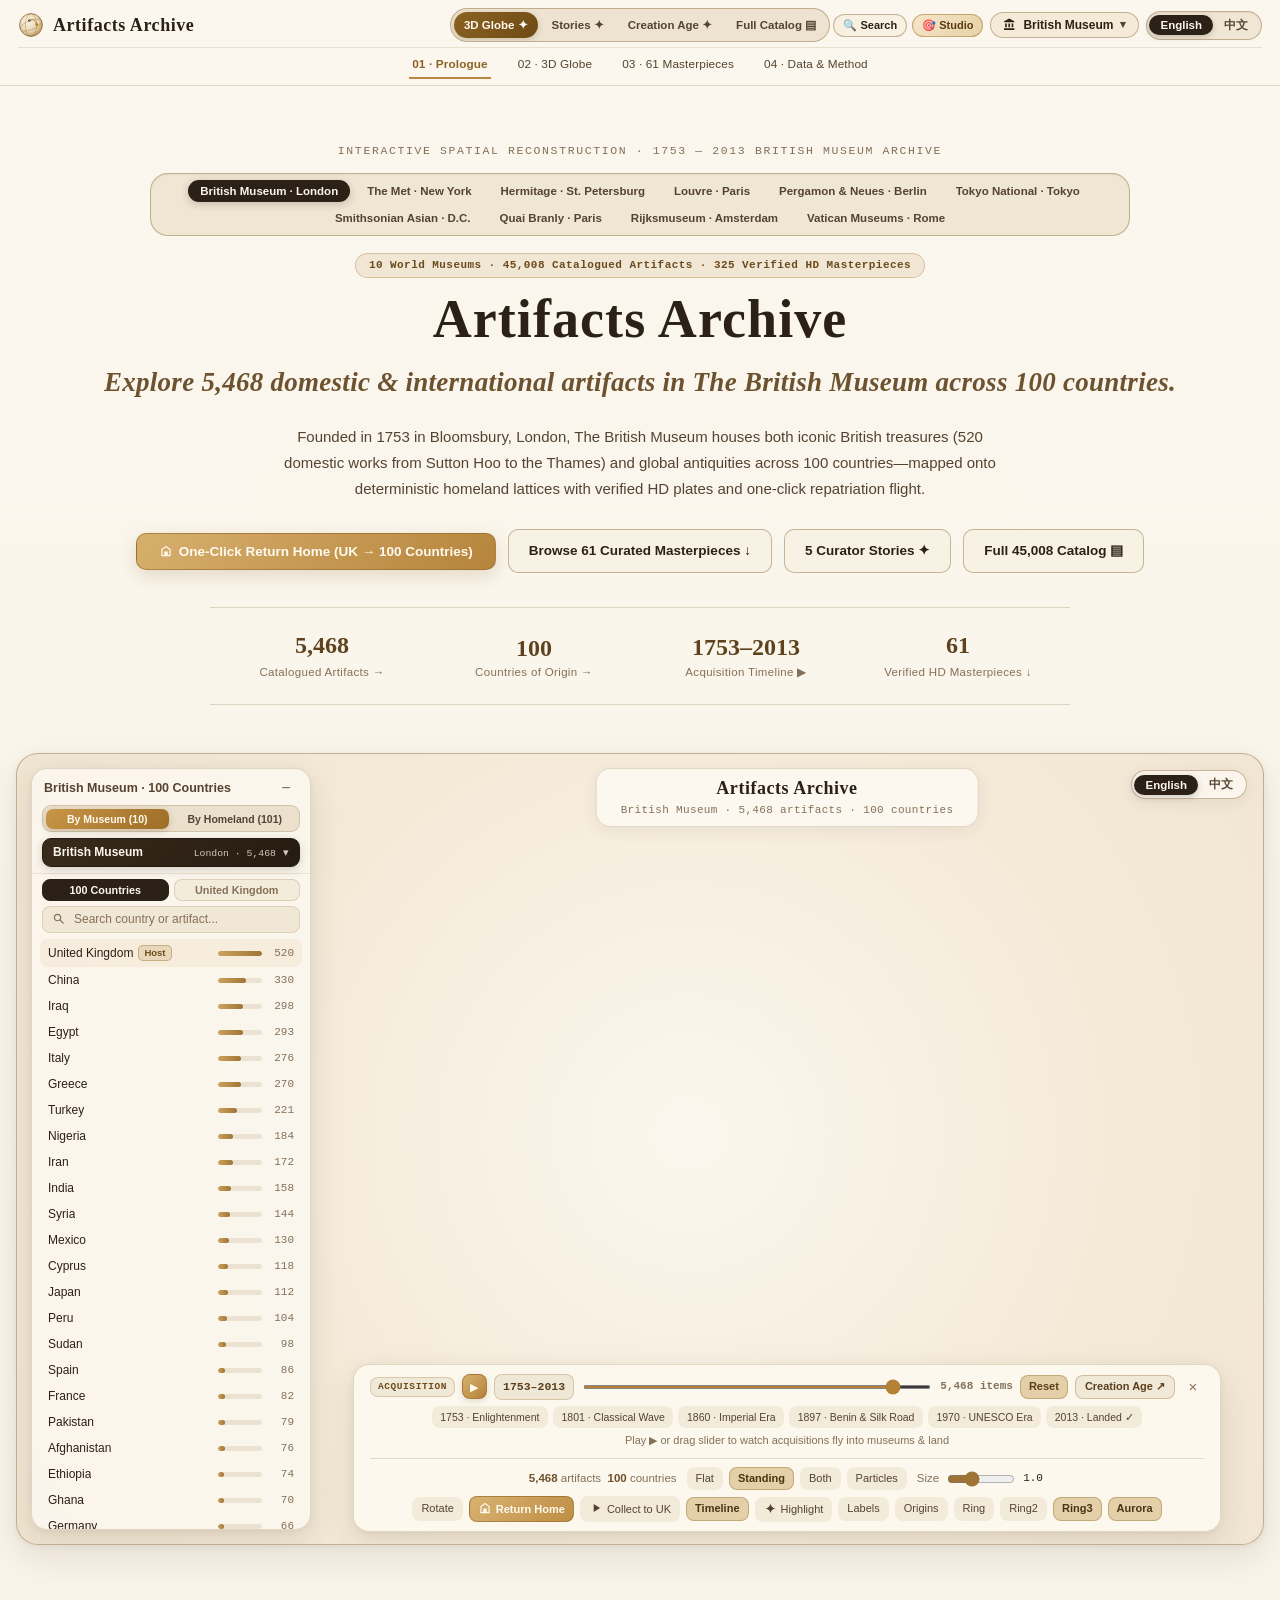
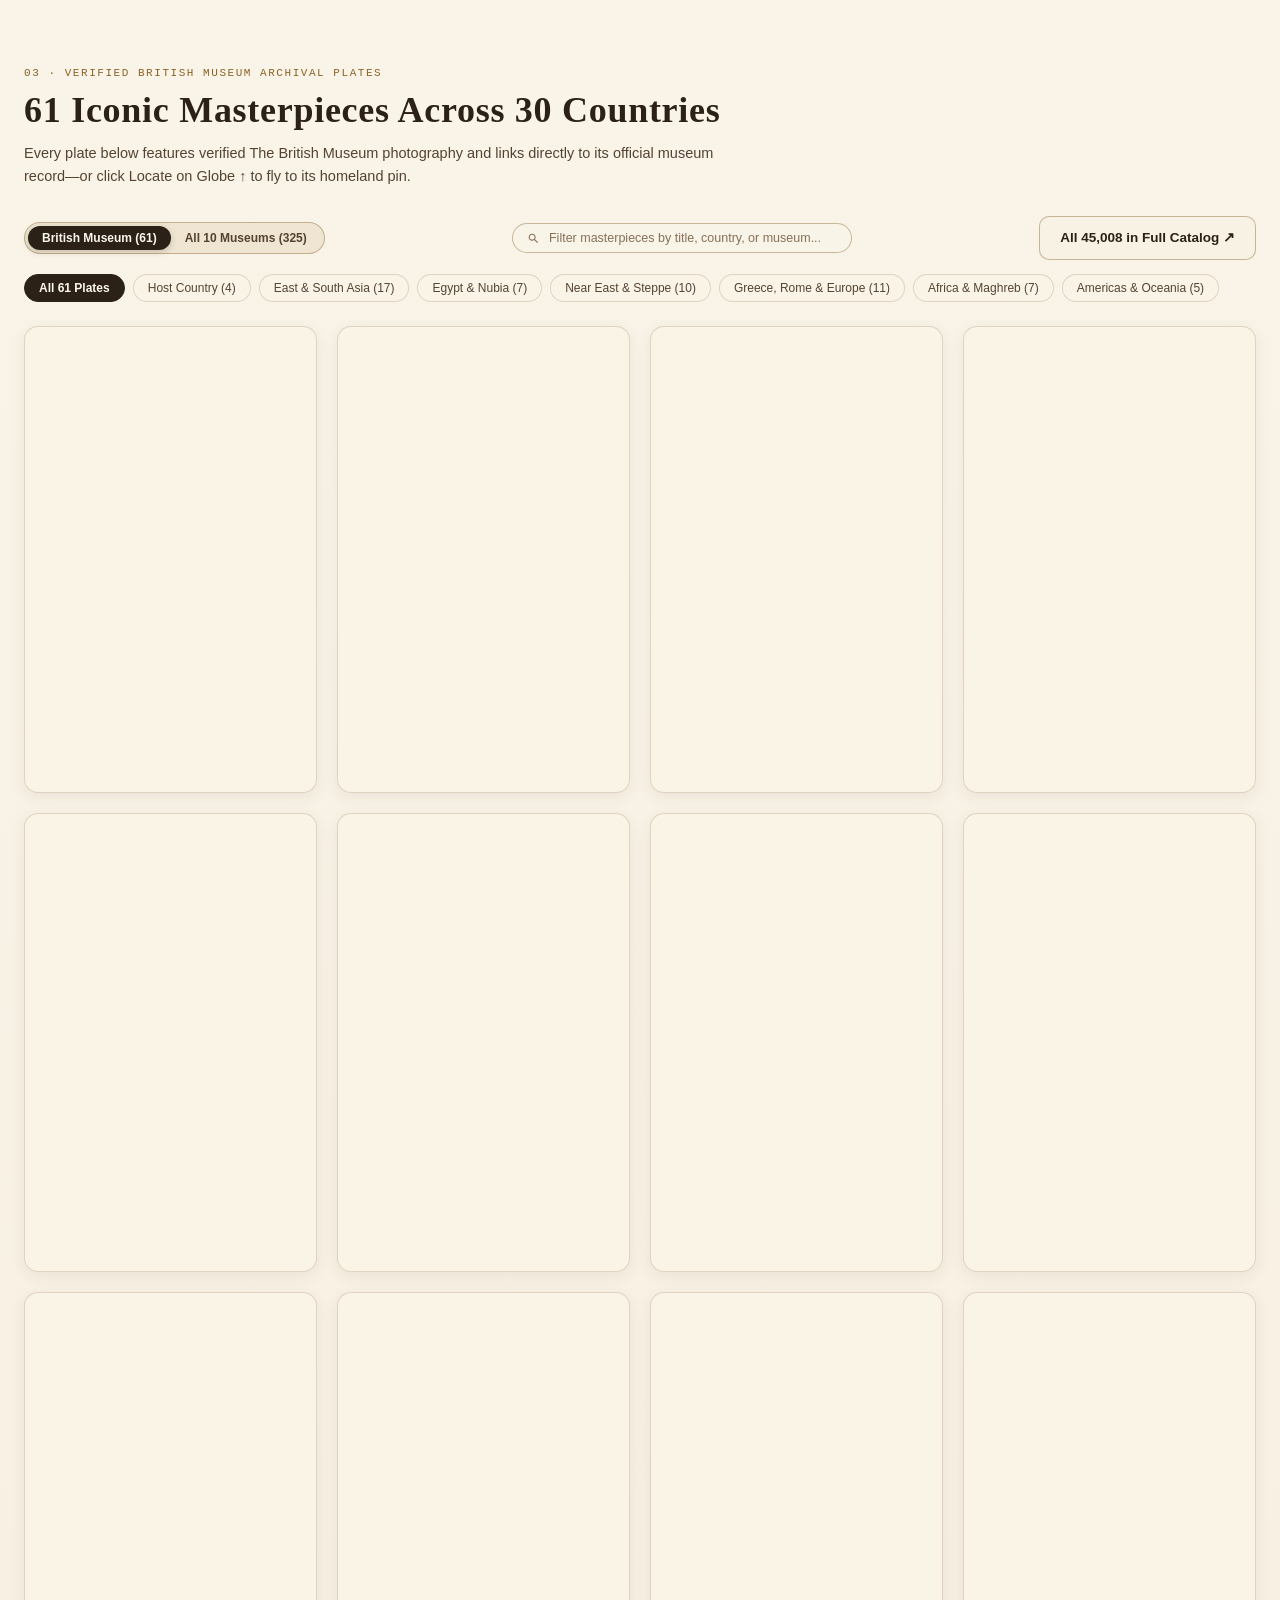
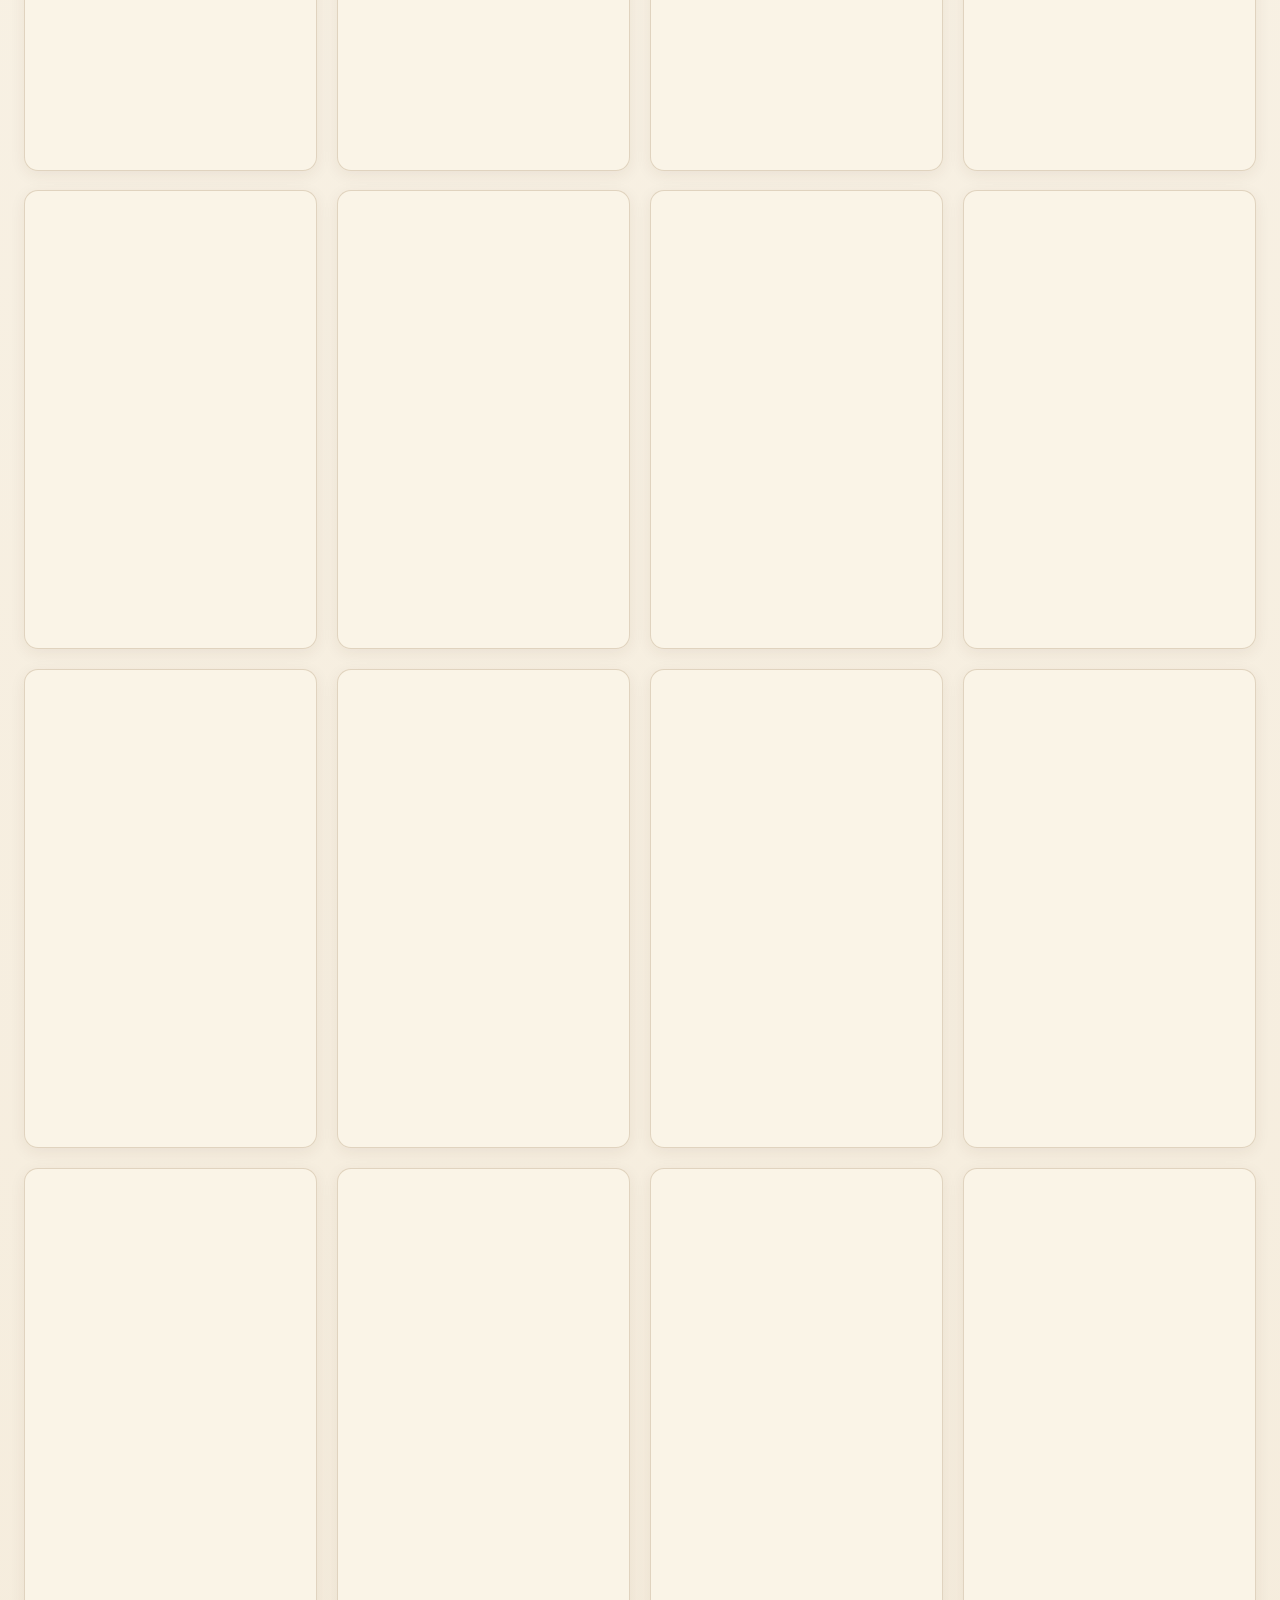
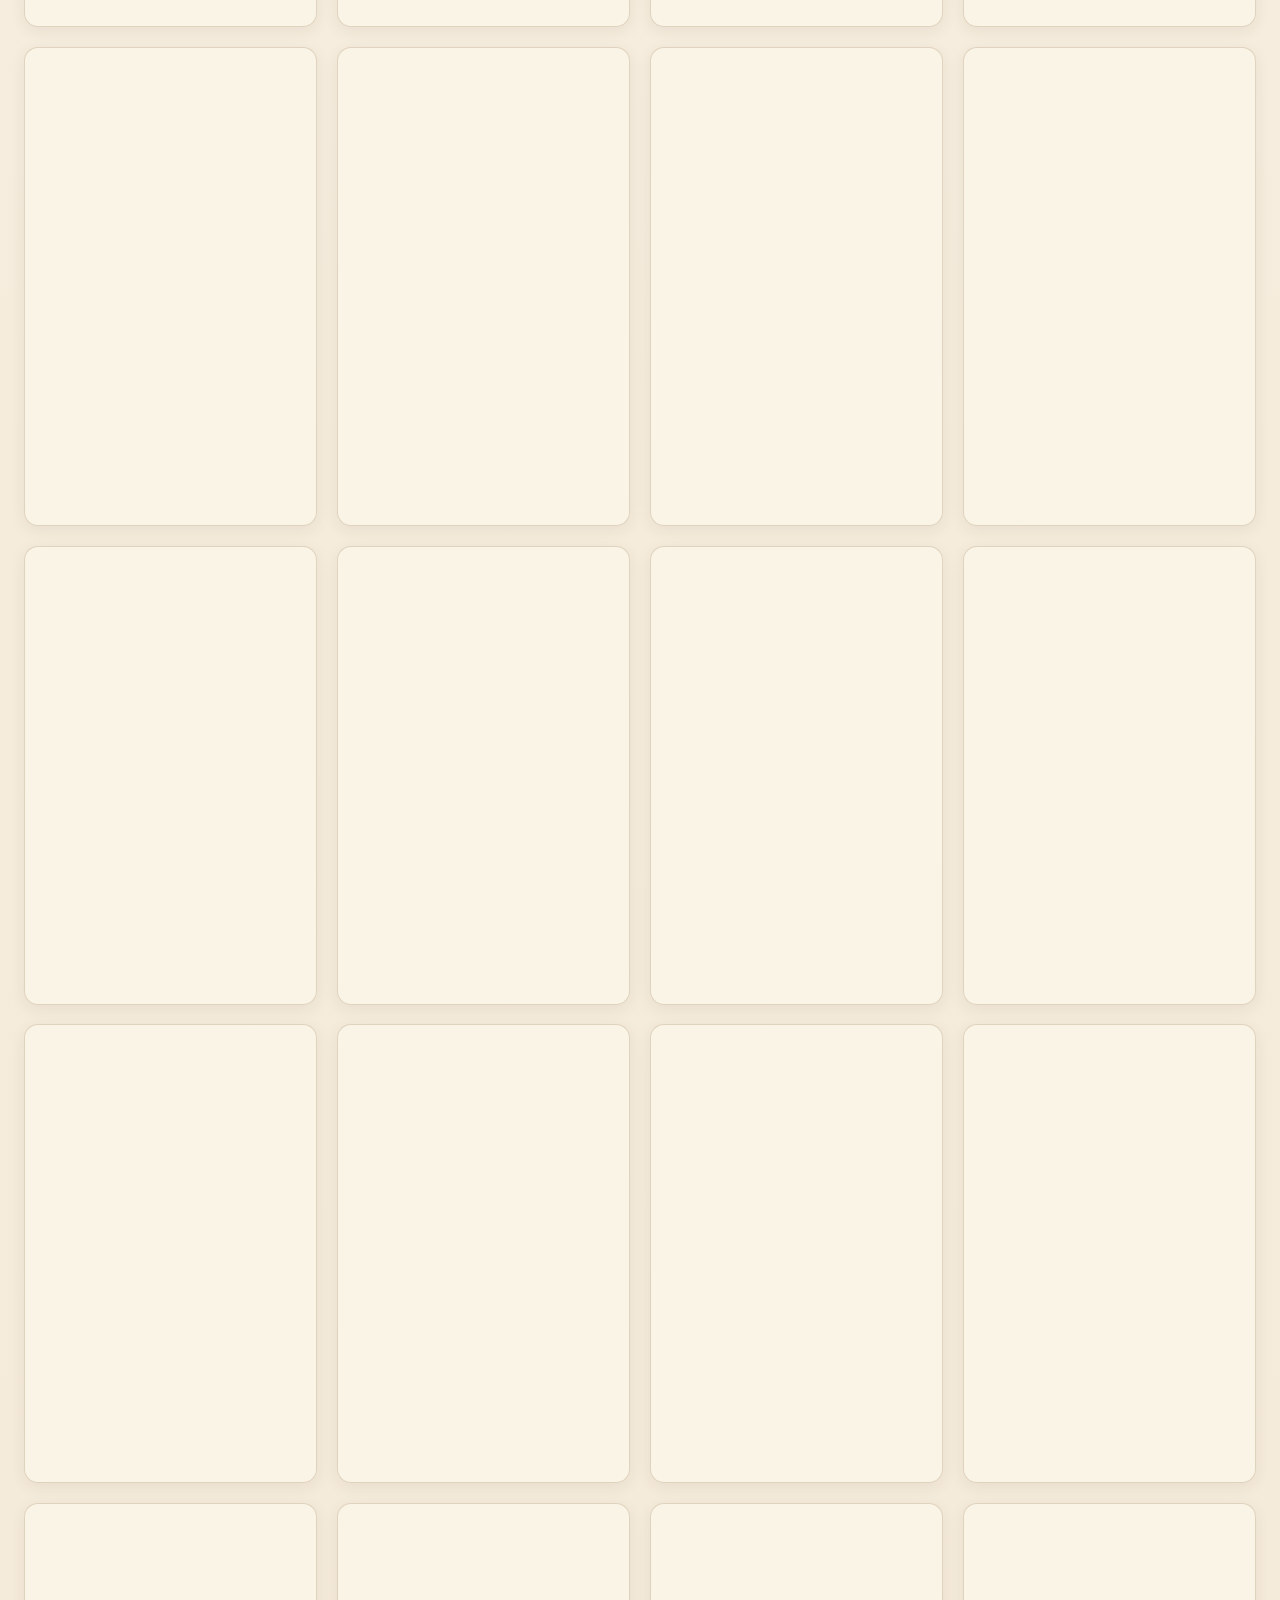
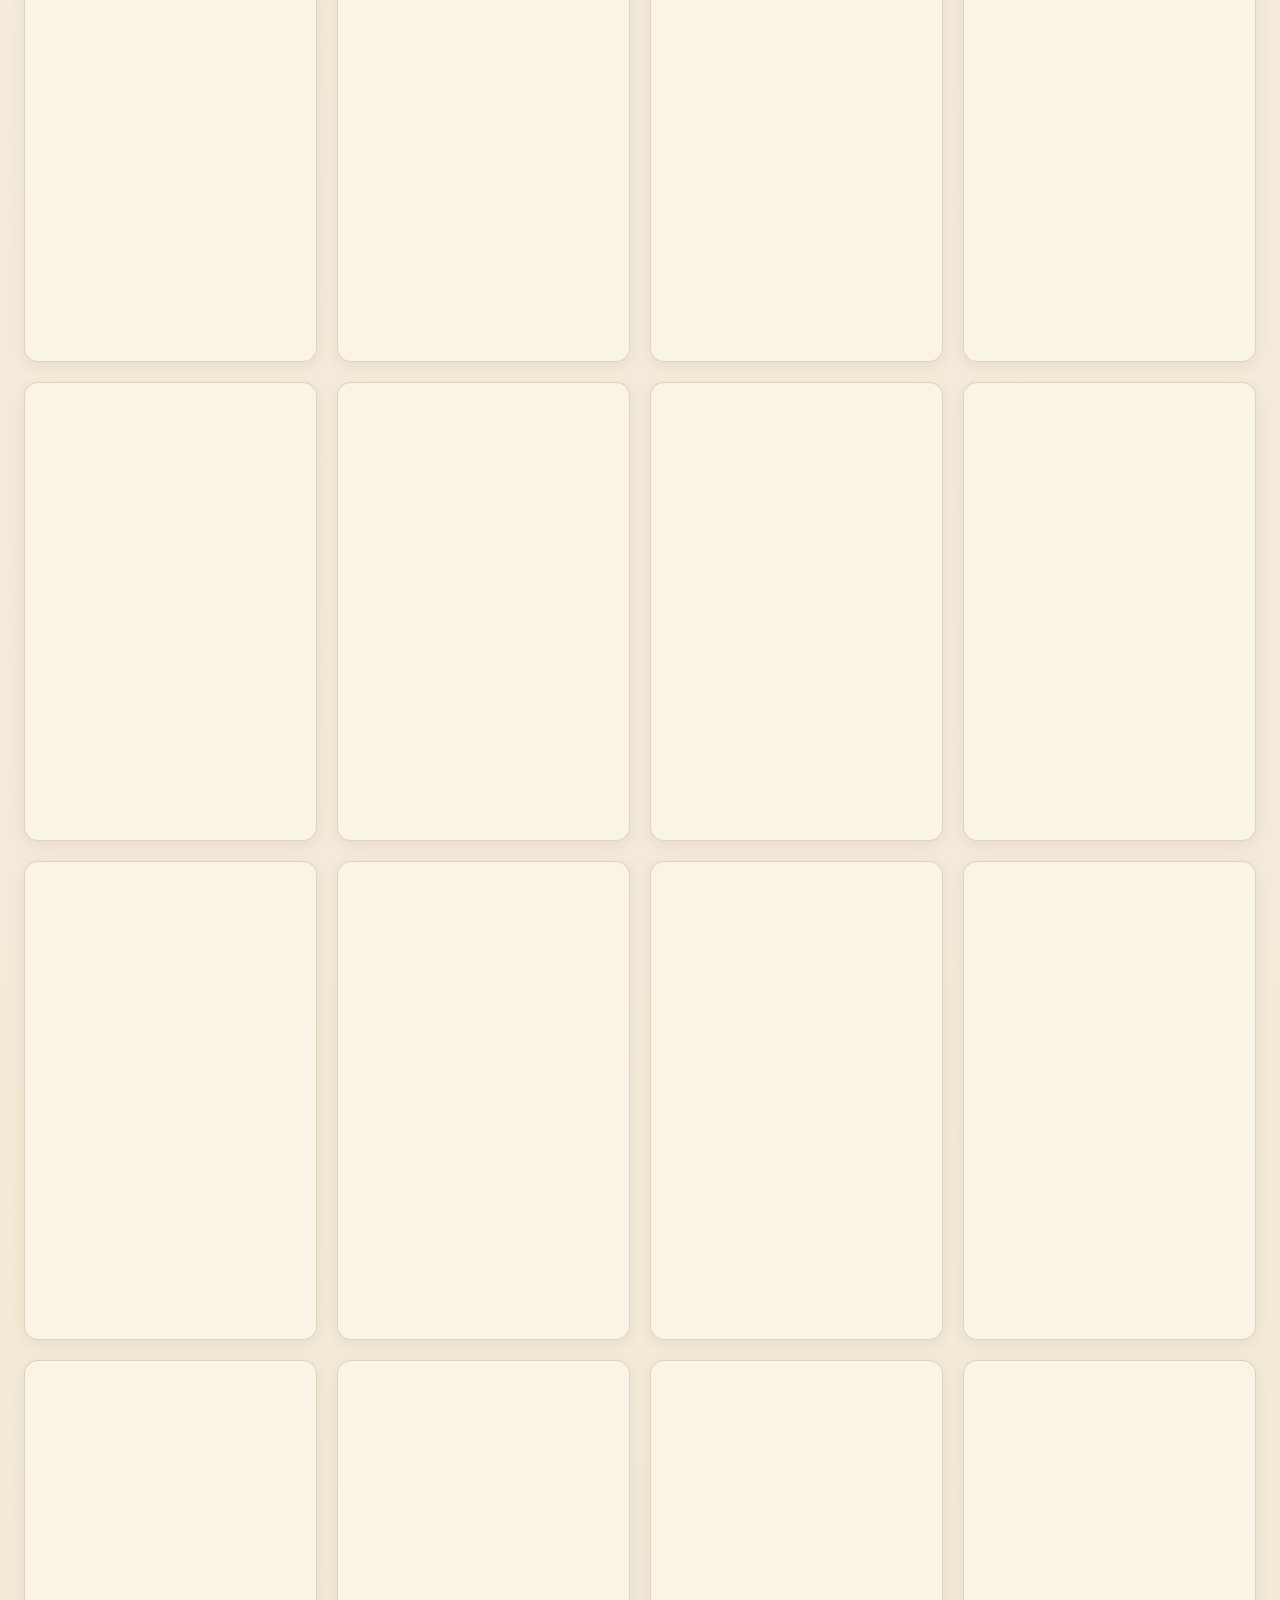
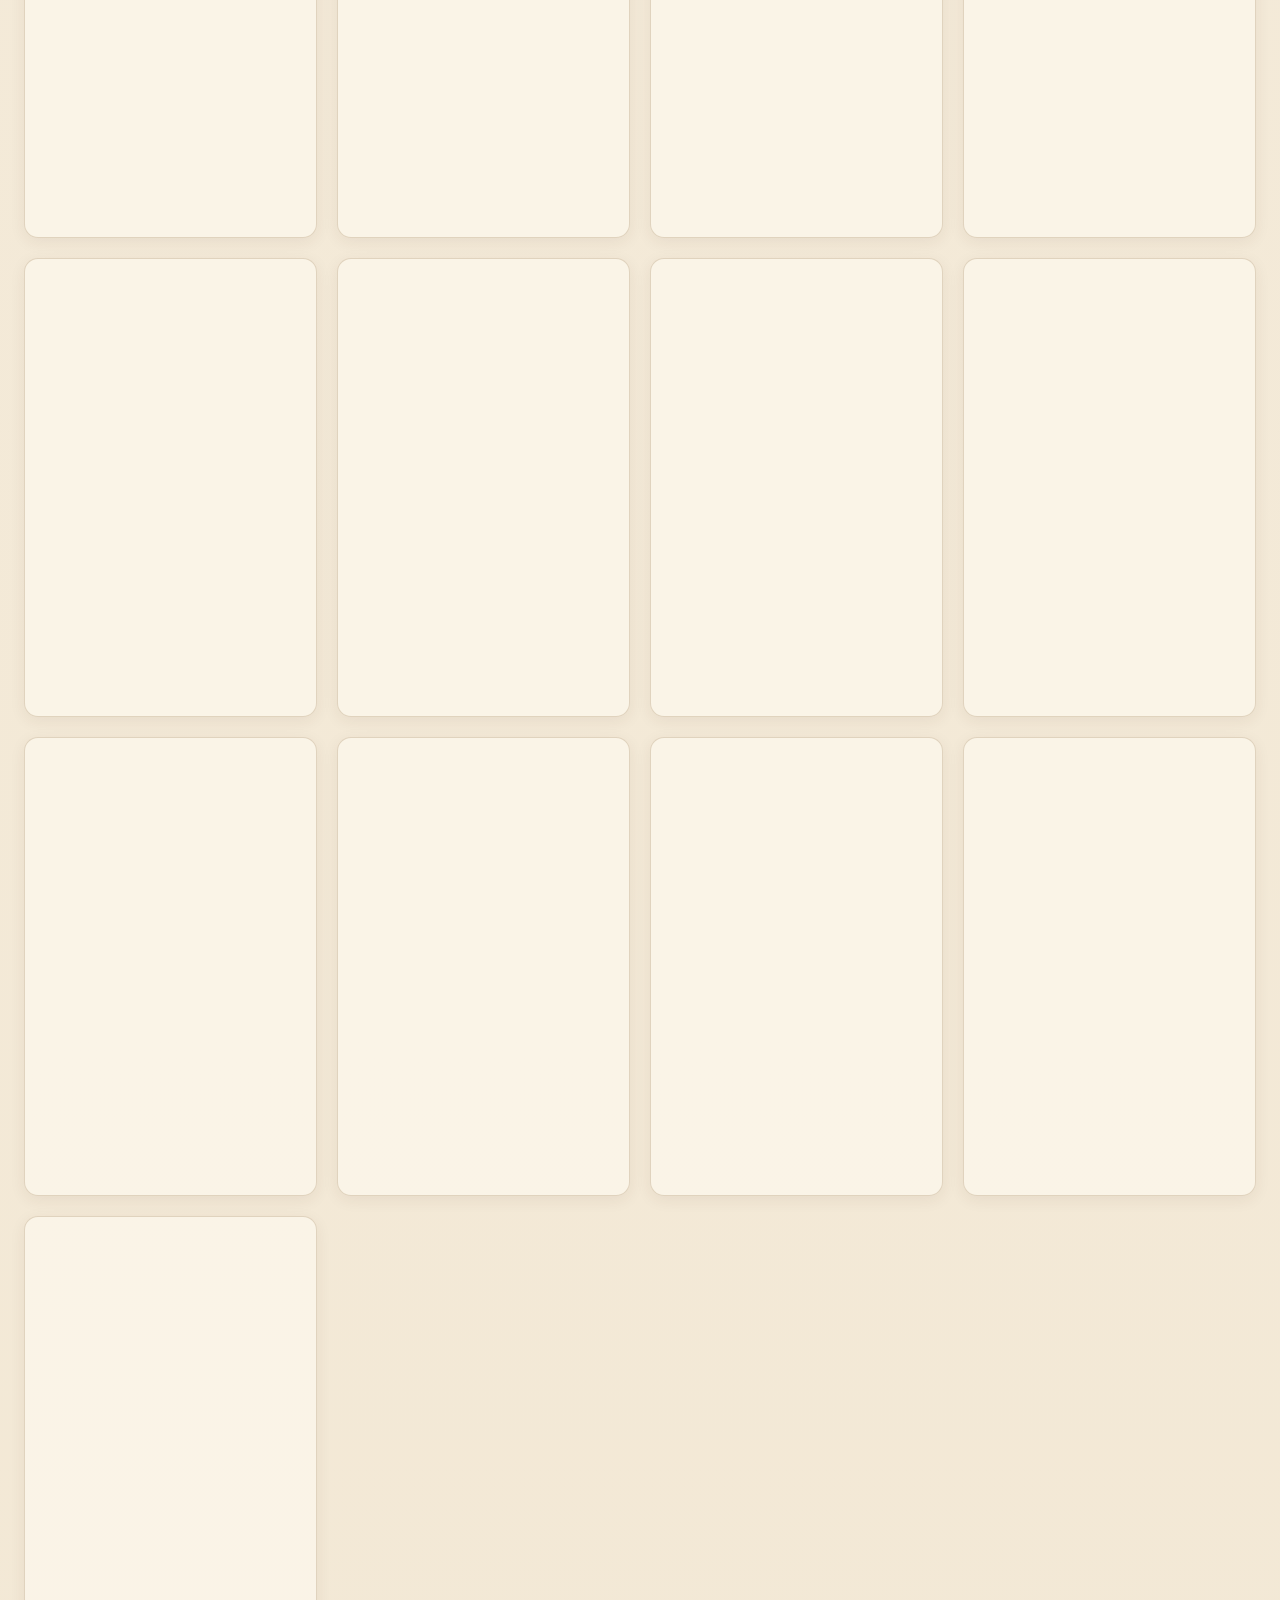
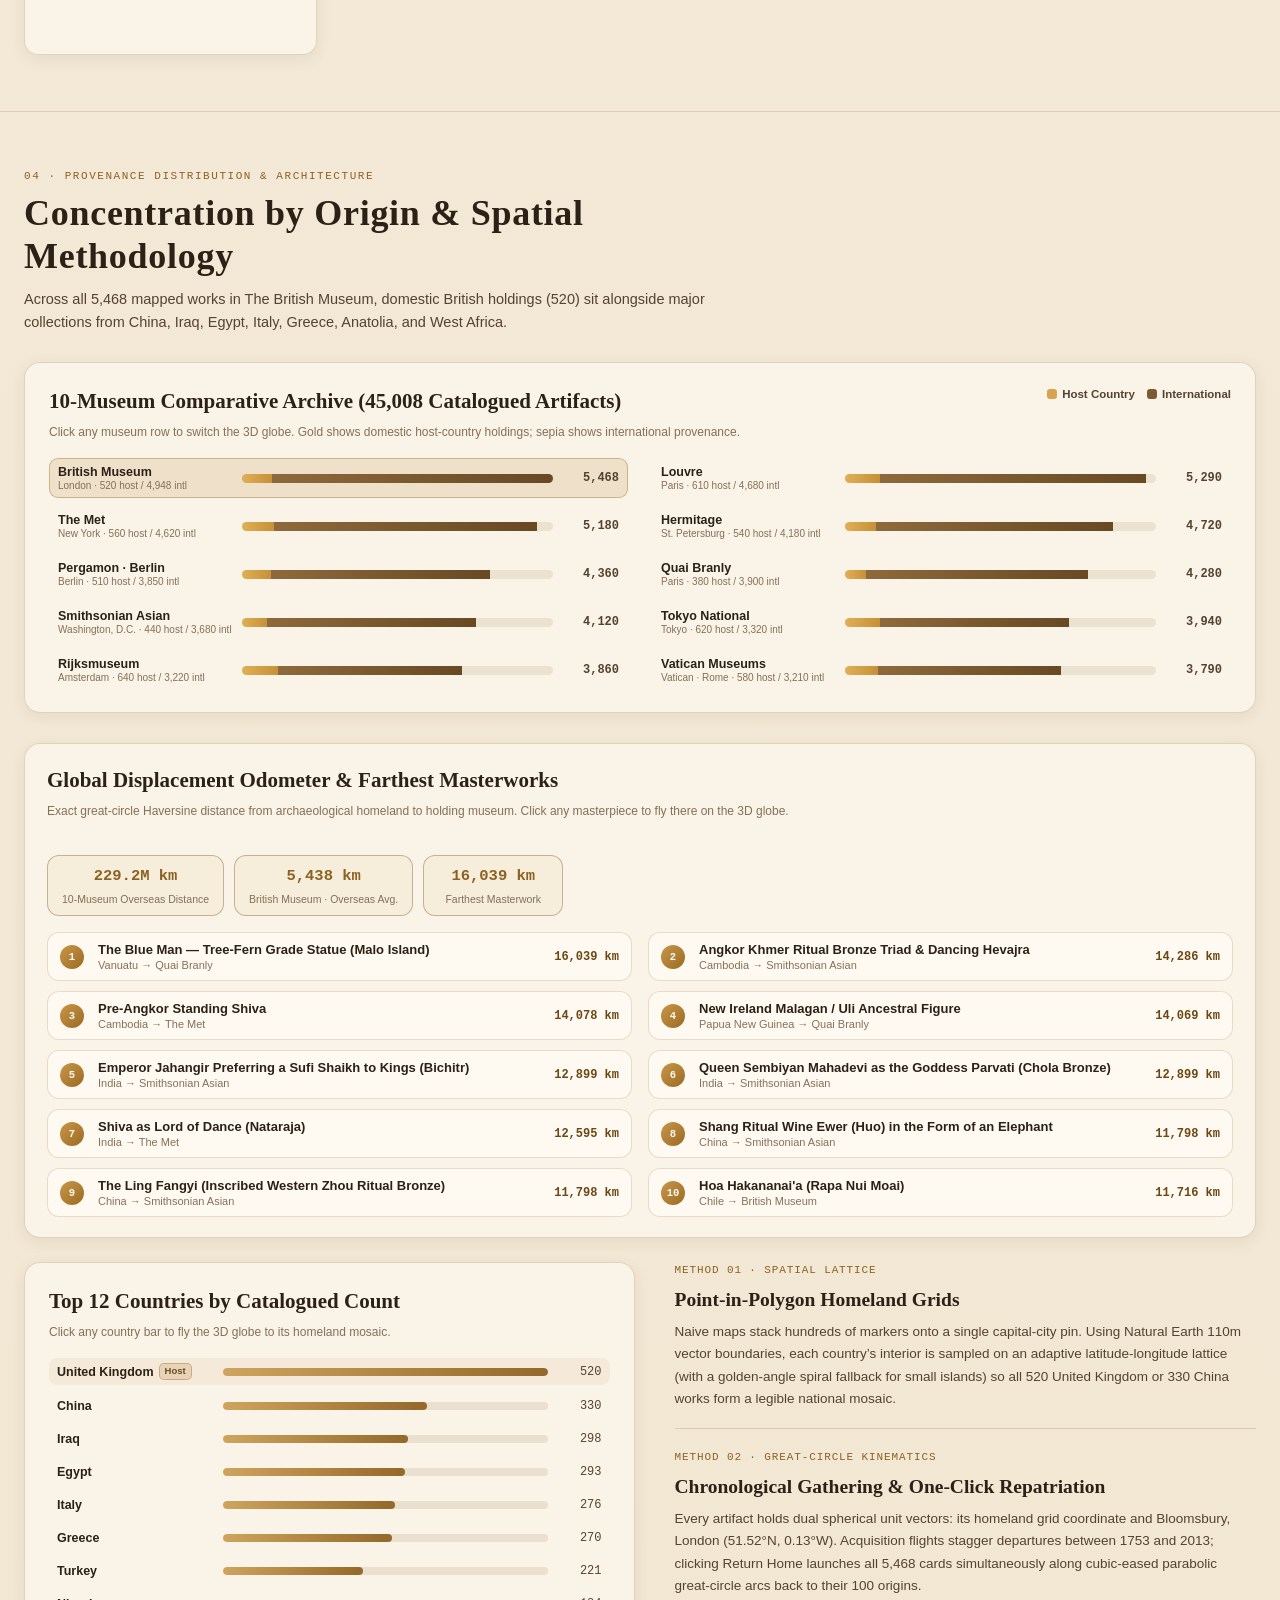
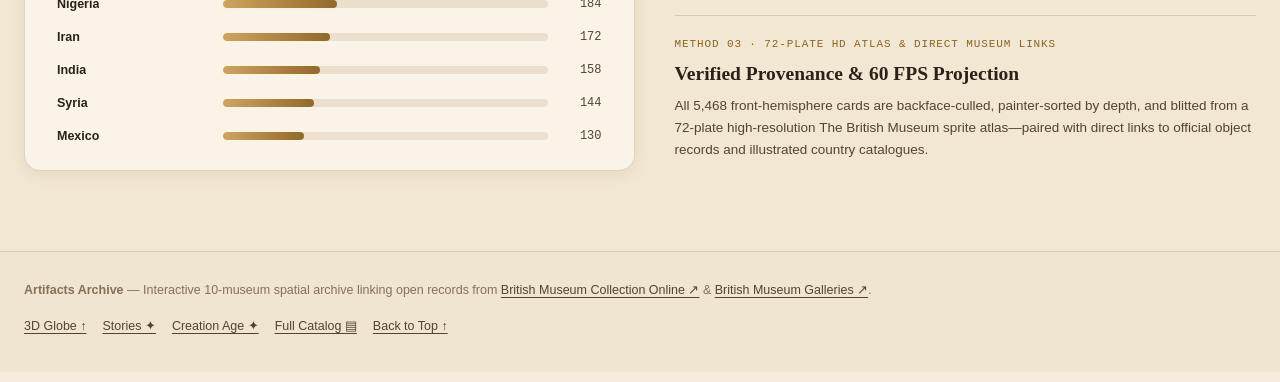
<file: public/index.html>
<!DOCTYPE html>
<html lang="en">
<head>
  <meta charset="UTF-8" />
  <meta name="viewport" content="width=device-width, initial-scale=1.0" />
  <title>Artifacts Archive · 文物档案库 — 10-Museum 3D Provenance Archive</title>
  <meta name="description" content="Artifacts Archive: an interactive 3D spatial archive mapping over 45,000 catalogued artifacts (including domestic host-country collections) across 10 world museums." />
  <meta property="og:title" content="Artifacts Archive · 文物档案库" />
  <meta property="og:description" content="Explore over 45,000 world museum artifacts across ten encyclopedic collections on a sunlit vellum 3D globe and fly them home in a single click." />
  <meta property="og:type" content="website" />
  <link rel="icon" type="image/svg+xml" href="./favicon.svg" />
  <link rel="preconnect" href="https://fonts.googleapis.com" />
  <link rel="preconnect" href="https://fonts.gstatic.com" crossorigin />
  <link rel="preload" href="./js/assets.js?v=20" as="script" />
  <link rel="preload" href="./img/atlases/bm-mip.webp" as="image" type="image/webp" />
  <link rel="stylesheet" href="./css/styles.css?v=20" />
  <link rel="stylesheet" href="./css/studio.css?v=20" />
</head>
<body>
  <header id="site-nav">
    <div class="nav-inner">
      <a class="brand-link" href="#prologue" data-nav-section="prologue">
        <img class="brand-mark" src="./favicon.svg" alt="" width="26" height="26" />
        <span id="brand-primary" class="brand-text-primary" data-i18n="brandPrimary">Artifacts Archive</span>
      </a>
      <div class="idx-page-switcher" role="navigation" aria-label="Exhibition lens pages">
        <span class="idx-page-pill active" aria-current="page" data-i18n="navGlobeCurrent">3D Globe ✦</span>
        <a id="nav-stories-link" class="idx-page-pill" href="./stories.html" data-i18n="navStories">Stories ✦</a>
        <a id="nav-creation-age-link" class="idx-page-pill" href="./creation-age.html" data-i18n="navCreationAge">Creation Age ✦</a>
        <a id="nav-catalog-link" class="idx-page-pill" href="./catalog.html" data-i18n="navFullCatalog">Full Catalog ▤</a>
      </div>
      <nav class="nav-links idx-sec-links" aria-label="Primary sections">
        <a href="#prologue" class="active" data-nav-section="prologue" data-i18n="navPrologue">01 · Prologue</a>
        <a href="#globe-section" data-nav-section="globe-section" data-i18n="navGlobe">02 · 3D Globe</a>
        <a href="#masterpieces" data-nav-section="masterpieces" data-i18n="navMasterpieces">03 · 61 Masterpieces</a>
        <a href="#methodology" data-nav-section="methodology" data-i18n="navMethod">04 · Data &amp; Method</a>
      </nav>
      <div class="nav-right">
        <div id="nav-museum-dropdown" class="museum-dropdown nav-museum-dropdown">
          <button id="nav-museum-trigger" type="button" class="museum-dropdown-trigger" aria-haspopup="listbox" aria-expanded="false" data-i18n-title="navMuseumSwitchTip" title="Switch active museum">
            <svg class="gs-icon gs-icon-sm" viewBox="0 0 24 24" aria-hidden="true"><path d="M4 10v7h3v-7H4zm6 0v7h3v-7h-3zM2 22h19v-3H2v3zm14-12v7h3v-7h-3zm-4.5-9L2 6v2h19V6l-9.5-5z"/></svg>
            <span id="nav-museum-current" class="md-current-name">British Museum</span>
            <span class="md-caret" aria-hidden="true">▾</span>
          </button>
          <div id="nav-museum-menu" class="museum-dropdown-menu" role="listbox" aria-label="Select museum"></div>
        </div>
        <div class="lang-toggle" role="group" aria-label="Language selector">
          <button type="button" class="lang-btn active" data-lang="en" aria-pressed="true">English</button>
          <button type="button" class="lang-btn" data-lang="zh" aria-pressed="false">中文</button>
        </div>
        <button id="nav-return-home-btn" class="nav-cta-btn" type="button">
          <svg class="gs-icon" viewBox="0 0 24 24" aria-hidden="true"><path d="M12 3L4 9v12h16V9l-8-6zm6 16h-3v-6H9v6H6v-9l6-4.5 6 4.5v9z"/></svg>
          <span data-i18n="navReturnCta">Return Home (UK → 100)</span>
        </button>
      </div>
    </div>
  </header>

  <main>
    <!-- 01. Editorial Prologue Hero -->
    <section id="prologue">
      <div class="catalogue-kicker" data-i18n="heroKicker">Interactive Spatial Reconstruction · 1753 — 2013 Collection Archive</div>
      <div class="hero-museum-bar" role="group" aria-label="Select museum exhibition">
        <button type="button" class="hero-museum-pill active" data-museum="bm" aria-pressed="true" data-i18n="heroMuseumBm">British Museum · London</button>
        <button type="button" class="hero-museum-pill" data-museum="met" aria-pressed="false" data-i18n="heroMuseumMet">The Met · New York</button>
        <button type="button" class="hero-museum-pill" data-museum="hermitage" aria-pressed="false" data-i18n="heroMuseumHermitage">Hermitage · St. Petersburg</button>
        <button type="button" class="hero-museum-pill" data-museum="louvre" aria-pressed="false" data-i18n="heroMuseumLouvre">Louvre · Paris</button>
        <button type="button" class="hero-museum-pill" data-museum="berlin" aria-pressed="false" data-i18n="heroMuseumBerlin">Pergamon &amp; Neues · Berlin</button>
        <button type="button" class="hero-museum-pill" data-museum="tnm" aria-pressed="false" data-i18n="heroMuseumTnm">Tokyo National · Tokyo</button>
        <button type="button" class="hero-museum-pill" data-museum="smithsonian" aria-pressed="false" data-i18n="heroMuseumSmithsonian">Smithsonian Asian · D.C.</button>
        <button type="button" class="hero-museum-pill" data-museum="quaibranly" aria-pressed="false" data-i18n="heroMuseumQuaibranly">Quai Branly · Paris</button>
        <button type="button" class="hero-museum-pill" data-museum="rijks" aria-pressed="false" data-i18n="heroMuseumRijks">Rijksmuseum · Amsterdam</button>
        <button type="button" class="hero-museum-pill" data-museum="vatican" aria-pressed="false" data-i18n="heroMuseumVatican">Vatican Museums · Rome</button>
      </div>
      <div class="global-scale-pill" data-i18n="globalScaleBanner">10 World Museums · 45,008 Catalogued Artifacts · 325 Verified HD Masterpieces</div>
      <h1 id="hero-title" data-i18n="heroTitle">Artifacts Archive</h1>
      <p class="hero-subtitle-en" data-i18n="heroSubtitle">What if 4,948 artifacts in The British Museum flew home across 99 countries?</p>
      <p id="hero-lede" class="hero-lede" data-i18n="heroLede">
        Founded in 1753 in Bloomsbury, London, The British Museum houses objects spanning two million years of human history.
        Rather than locking provenance inside static catalogue tables, this interactive vellum globe places 4,948 documented works
        onto deterministic lattices inside their 99 homelands—with verified museum photography, direct British Museum object links,
        and one-click global repatriation flight.
      </p>
      <div class="hero-actions">
        <button id="hero-return-home-btn" class="btn-primary-gold" type="button">
          <svg class="gs-icon" viewBox="0 0 24 24" aria-hidden="true"><path d="M12 3L4 9v12h16V9l-8-6zm6 16h-3v-6H9v6H6v-9l6-4.5 6 4.5v9z"/></svg>
          <span data-i18n="heroReturnBtn">One-Click Return Home (UK → 100 Countries)</span>
        </button>
        <a id="hero-explore-gallery-link" class="btn-secondary-vellum" href="#masterpieces" data-nav-section="masterpieces" data-i18n="heroBrowseBtn">
          Browse 61 Curated Masterpieces ↓
        </a>
        <a id="hero-stories-link" class="btn-secondary-vellum" href="./stories.html" data-i18n="heroStoriesBtn">
          5 Curator Stories ✦
        </a>
        <a id="hero-full-catalog-link" class="btn-secondary-vellum" href="./catalog.html" data-i18n="heroFullCatalogBtn">
          Full 45,008 Catalog ▤
        </a>
      </div>
      <div class="ledger-strip" role="region" aria-label="Archive summary statistics">
        <a class="ledger-item ledger-link" href="#globe-section" data-nav-section="globe-section" data-i18n-title="ledgerArtifactsTip" title="Explore all catalogued artifacts on the 3D globe">
          <div id="ledger-num-artifacts" class="ledger-num">5,468</div>
          <div class="ledger-label" data-i18n="ledgerArtifactsLbl">Catalogued Artifacts →</div>
        </a>
        <button id="ledger-countries-btn" class="ledger-item ledger-link" type="button" data-i18n-title="ledgerCountriesTip" title="Browse all countries of origin (including host country)">
          <div id="ledger-num-countries" class="ledger-num">100</div>
          <div class="ledger-label" data-i18n="ledgerCountriesLbl">Countries of Origin →</div>
        </button>
        <button id="ledger-timeline-btn" class="ledger-item ledger-link" type="button" data-i18n-title="ledgerTimelineTip" title="Play chronological acquisition timeline">
          <div id="ledger-num-timeline" class="ledger-num">1753–2013</div>
          <div class="ledger-label" data-i18n="ledgerTimelineLbl">Acquisition Timeline ▶</div>
        </button>
        <a class="ledger-item ledger-link" href="#masterpieces" data-nav-section="masterpieces" data-i18n-title="ledgerMasterpiecesTip" title="Jump to the HD Masterpieces gallery">
          <div id="ledger-num-masterpieces" class="ledger-num">61</div>
          <div class="ledger-label" data-i18n="ledgerMasterpiecesLbl">Verified HD Masterpieces ↓</div>
        </a>
      </div>
    </section>

    <!-- 02. Full-Viewport Interactive 3D Globe Explorer -->
    <section id="globe-section" aria-label="Interactive 3D artifact globe explorer">
      <canvas id="globe-canvas" aria-label="Interactive 3D globe of 5,468 British Museum artifacts across 100 countries"></canvas>

      <button id="mobile-drawer-btn" type="button" aria-label="Toggle country list">
        <svg class="gs-icon" viewBox="0 0 24 24" aria-hidden="true"><path d="M20.49 19l-5.73-5.73C15.53 12.2 16 10.91 16 9.5 16 5.91 13.09 3 9.5 3S3 5.91 3 9.5 5.91 16 9.5 16c1.41 0 2.7-.47 3.77-1.24L19 20.49 20.49 19zM5 9.5C5 7.01 7.01 5 9.5 5S14 7.01 14 9.5 11.99 14 9.5 14 5 11.99 5 9.5z"/></svg>
        <span data-i18n="mobileCountriesBtn">Countries</span>
      </button>

      <div class="lang-toggle stage-lang-toggle" role="group" aria-label="Stage language selector">
        <button type="button" class="lang-btn active" data-lang="en" aria-pressed="true">English</button>
        <button type="button" class="lang-btn" data-lang="zh" aria-pressed="false">中文</button>
      </div>

      <div id="stage-header">
        <h2 id="stage-header-title" class="stage-header-title" data-i18n="stageTitle">Artifacts Archive</h2>
        <div id="header-sub">5,468 artifacts · 100 countries</div>
        <div id="active-country-banner"></div>
      </div>

      <div id="flight-banner" role="status" aria-live="polite"></div>

      <div id="left-sidebar" role="region" aria-label="Country and artifact explorer">
        <div class="sidebar-topbar">
          <span id="sidebar-heading">100 Countries</span>
          <button id="sidebar-collapse-btn" type="button" data-i18n-title="sidebarToggleTip" title="Collapse or expand sidebar" aria-label="Toggle sidebar">−</button>
        </div>

        <div class="globe-lens-switch" role="group" aria-label="Globe exploration lens">
          <button id="lens-by-museum" type="button" class="lens-btn active" aria-pressed="true" data-i18n="lensByMuseum">By Museum (10)</button>
          <button id="lens-by-homeland" type="button" class="lens-btn" aria-pressed="false" data-i18n="lensByHomeland">By Homeland (101)</button>
        </div>

        <div id="sidebar-museum-switcher" class="sidebar-museum-switcher">
          <div class="sidebar-museum-label" data-i18n="sidebarMuseumLbl">Museum Archive (10)</div>
          <div id="sidebar-museum-dropdown" class="museum-dropdown sidebar-museum-dropdown">
            <button id="sidebar-museum-trigger" type="button" class="museum-dropdown-trigger" aria-haspopup="listbox" aria-expanded="false">
              <span class="md-trigger-text">
                <span id="sidebar-museum-current" class="md-current-name">British Museum</span>
                <span id="sidebar-museum-meta" class="md-current-meta">London · UK · 5,468 items</span>
              </span>
              <span class="md-caret" aria-hidden="true">▾</span>
            </button>
            <div id="sidebar-museum-menu" class="museum-dropdown-menu" role="listbox" aria-label="Select museum archive"></div>
          </div>
        </div>

        <div id="sidebar-homeland-switcher" class="sidebar-museum-switcher is-hidden">
          <div class="sidebar-museum-label" data-i18n="sidebarHomelandLbl">Homeland Dispersal (101)</div>
          <div id="sidebar-homeland-dropdown" class="museum-dropdown sidebar-museum-dropdown">
            <button id="sidebar-homeland-trigger" type="button" class="museum-dropdown-trigger" aria-haspopup="listbox" aria-expanded="false">
              <span class="md-trigger-text">
                <span id="sidebar-homeland-current" class="md-current-name">China</span>
                <span id="sidebar-homeland-meta" class="md-current-meta">3,675 items · 10 museums</span>
              </span>
              <span class="md-caret" aria-hidden="true">▾</span>
            </button>
            <div id="sidebar-homeland-menu" class="museum-dropdown-menu homeland-dropdown-menu" role="listbox" aria-label="Select homeland"></div>
          </div>
        </div>

        <div class="sidebar-tabs" role="tablist" aria-label="Explorer view">
          <button id="tab-all-countries" class="sidebar-tab active" type="button" role="tab" aria-selected="true" data-i18n="tabAllCountries">99 Countries</button>
          <button id="tab-country-items" class="sidebar-tab" type="button" role="tab" aria-selected="false">China</button>
        </div>

        <div class="search-wrap">
          <div class="search-box">
            <span class="search-icon" aria-hidden="true">
              <svg class="gs-icon" viewBox="0 0 24 24"><path d="M20.49 19l-5.73-5.73C15.53 12.2 16 10.91 16 9.5 16 5.91 13.09 3 9.5 3S3 5.91 3 9.5 5.91 16 9.5 16c1.41 0 2.7-.47 3.77-1.24L19 20.49 20.49 19zM5 9.5C5 7.01 7.01 5 9.5 5S14 7.01 14 9.5 11.99 14 9.5 14 5 11.99 5 9.5z"/></svg>
            </span>
            <input id="country-search-input" type="text" maxlength="60" data-i18n-placeholder="searchPlaceholder" placeholder="Search country or artifact..." aria-label="Search country or artifact" />
            <button id="search-clear-btn" type="button" data-i18n-title="clearSearchTip" title="Clear search" aria-label="Clear search">×</button>
          </div>
        </div>

        <div id="country-list-view"></div>

        <div id="country-detail-view">
          <div class="detail-header-row">
            <span id="detail-country-title">China</span>
            <button id="back-to-countries-btn" type="button">
              <svg class="gs-icon gs-icon-sm" viewBox="0 0 24 24" aria-hidden="true"><path d="M20 11H7.83l5.59-5.59L12 4l-8 8 8 8 1.41-1.41L7.83 13H20v-2z"/></svg>
              <span data-i18n="backAll99">All 99</span>
            </button>
          </div>
          <div class="kpi-grid">
            <div class="kpi-card">
              <div id="kpi-artifacts" class="kpi-val">330</div>
              <div id="kpi-lbl-left" class="kpi-lbl" data-i18n="kpiArtifacts">Artifacts</div>
            </div>
            <div class="kpi-card">
              <div id="kpi-dates" class="kpi-val">5000BC–2013</div>
              <div id="kpi-lbl-right" class="kpi-lbl" data-i18n="kpiDateRange">Date Range</div>
            </div>
          </div>
          <div id="homeland-museum-breakdown" class="homeland-museum-breakdown is-hidden"></div>
          <div id="artifact-thumb-grid"></div>
        </div>
      </div>

      <article id="artifact-modal" class="scrubber-offset" aria-label="Selected artifact details">
        <button id="modal-preview-wrap" type="button" data-i18n-title="modalPreviewTip" title="Click to enlarge high-resolution photograph">
          <canvas id="modal-preview-canvas" width="420" height="420"></canvas>
          <span class="zoom-badge" data-i18n="zoomBadge">HD Zoom</span>
        </button>
        <div class="modal-body">
          <div class="modal-nav-controls">
            <button id="modal-prev-btn" type="button" class="modal-step-btn" data-i18n-title="prevArtifactTip" title="Previous artifact (←)" aria-label="Previous artifact">‹</button>
            <button id="modal-next-btn" type="button" class="modal-step-btn" data-i18n-title="nextArtifactTip" title="Next artifact (→)" aria-label="Next artifact">›</button>
            <button id="modal-close-btn" type="button" aria-label="Close details">
              <svg class="gs-icon gs-icon-lg" viewBox="0 0 24 24" aria-hidden="true"><path d="M19 6.41L17.59 5 12 10.59 6.41 5 5 6.41 10.59 12 5 17.59 6.41 19 12 13.41 17.59 19 19 17.59 13.41 12 19 6.41z"/></svg>
            </button>
          </div>
          <div>
            <div class="modal-badge-row">
              <span id="modal-museum-pill" class="modal-pill modal-pill-museum is-hidden"></span>
              <span id="modal-country-pill" class="modal-pill"></span>
              <span id="modal-reg-pill" class="modal-pill modal-pill-code"></span>
            </div>
            <h2 id="modal-title"></h2>
            <div id="modal-meta"></div>
            <p id="modal-desc"></p>
          </div>
          <div class="modal-actions">
            <a id="modal-bm-link" class="modal-action-link" href="https://www.britishmuseum.org/collection" target="_blank" rel="noopener noreferrer">View Object on British Museum ↗</a>
            <a id="modal-country-bm-link" class="modal-share-btn" href="https://www.britishmuseum.org/collection" target="_blank" rel="noopener noreferrer">Country Catalogue ↗</a>
            <button id="modal-homeland-flip-btn" class="modal-share-btn" type="button"></button>
            <button id="modal-zoom-btn" class="modal-share-btn" type="button" data-i18n="hdPhotoBtn">HD Photo</button>
            <button id="modal-copy-link-btn" class="modal-share-btn" type="button" data-i18n-title="copyBmUrlTip" title="Copy official British Museum object URL">Copy BM URL</button>
          </div>
        </div>
      </article>

      <nav id="bottom-dock" aria-label="Globe visualization controls">
        <div id="timeline-scrubber" class="timeline-scrubber open" role="region" aria-label="Historical acquisition timeline scrubber">
          <div class="tl-top-row">
            <span class="tl-mode-tag" data-i18n="tlAcqLabel">Acquisition</span>
            <button id="tl-play-btn" type="button" class="tl-play-btn" data-i18n-title="tlPlayTip" title="Play or pause chronological wave" aria-label="Play or pause timeline">▶</button>
            <span id="tl-year-badge" class="tl-year-badge">1753–2013</span>
            <input id="tl-slider" type="range" min="1753" max="2035" step="1" value="2035" aria-label="Acquisition year scrubber" />
            <span id="tl-count-readout" class="tl-count-readout">5,468 / 5,468</span>
            <button id="tl-reset-btn" type="button" class="tl-reset-btn active" data-i18n="tlAllYearsBtn">Reset</button>
            <a id="tl-creation-page-link" class="tl-creation-link" href="./creation-age.html" data-i18n="tlCreationLink">Creation Age ↗</a>
            <button id="tl-close-btn" type="button" class="tl-close-btn" data-i18n-title="tlCloseTip" title="Hide timeline bar" aria-label="Hide timeline bar">×</button>
          </div>
          <div class="tl-bottom-row">
            <div id="tl-milestones" class="tl-milestones" role="group" aria-label="Historical milestones"></div>
            <span id="tl-era-caption" class="tl-era-caption" data-i18n="tlDefaultHint">Play ▶ or drag slider to watch acquisitions fly into museums &amp; land</span>
          </div>
        </div>
        <div class="dock-row">
          <span class="dock-stat"><strong id="stat-artifacts">4,948</strong> <span data-i18n="dockArtifactsWord">artifacts</span> &nbsp;<strong id="stat-countries">99</strong> <span id="stat-countries-word" data-i18n="dockCountriesWord">countries</span></span>
          <button id="mode-flat" class="dock-btn" type="button" data-i18n="modeFlat">Flat</button>
          <button id="mode-standing" class="dock-btn active" type="button" data-i18n="modeStanding">Standing</button>
          <button id="mode-both" class="dock-btn" type="button" data-i18n="modeBoth">Both</button>
          <button id="mode-particles" class="dock-btn" type="button" data-i18n="modeParticles">Particles</button>
          <label class="size-control" for="size-slider">
            <span data-i18n="sizeLabel">Size</span>
            <input id="size-slider" type="range" min="0.4" max="2.2" step="0.1" value="1.0" />
            <span id="size-readout">1.0</span>
          </label>
        </div>
        <div class="dock-row">
          <button id="btn-rotate" class="dock-btn" type="button" data-i18n="btnRotate">Rotate</button>
          <button id="btn-go-home" class="dock-btn action-highlight" type="button" data-i18n-title="btnGoHomeTip" title="Fly all 4,948 artifacts from the UK back to their 99 countries of origin">
            <svg class="gs-icon gs-icon-left" viewBox="0 0 24 24" aria-hidden="true"><path d="M12 3L4 9v12h16V9l-8-6zm6 16h-3v-6H9v6H6v-9l6-4.5 6 4.5v9z"/></svg>Return Home
          </button>
          <button id="btn-collect" class="dock-btn" type="button" data-i18n-title="btnCollectTip" title="Gather all 4,948 artifacts chronologically (1753–2013) into London">
            <svg class="gs-icon gs-icon-left" viewBox="0 0 24 24" aria-hidden="true"><path d="M8 5v14l11-7L8 5z"/></svg>Collect to UK
          </button>
          <button id="btn-timeline" class="dock-btn active" type="button" data-i18n-title="btnTimelineTip" title="Toggle interactive historical timeline scrubber" data-i18n="btnTimeline">Timeline</button>
          <button id="btn-random" class="dock-btn" type="button" data-i18n-title="btnHighlightTip" title="Cycle through curated museum highlights">
            <svg class="gs-icon gs-icon-sm gs-icon-left" viewBox="0 0 24 24" aria-hidden="true"><path d="M12,22c0-5.52,4.48-10,10-10c-5.52,0-10-4.48-10-10c0,5.52-4.48,10-10,10C7.52,12,12,16.48,12,22z"/></svg><span data-i18n="btnHighlight">Highlight</span>
          </button>
          <button id="btn-labels" class="dock-btn" type="button" data-i18n="btnLabels">Labels</button>
          <button id="btn-origins" class="dock-btn" type="button" data-i18n="btnOrigins">Origins</button>
          <button id="btn-ring1" class="dock-btn" type="button" data-i18n="btnRing1">Ring</button>
          <button id="btn-ring2" class="dock-btn" type="button" data-i18n="btnRing2">Ring2</button>
          <button id="btn-ring3" class="dock-btn active" type="button" data-i18n="btnRing3">Ring3</button>
          <button id="btn-aurora" class="dock-btn active" type="button" data-i18n="btnAurora">Aurora</button>
        </div>
      </nav>
    </section>

    <div id="globe-tooltip"></div>

    <!-- High-Resolution Museum Plate Lightbox Modal -->
    <div id="photo-lightbox" role="dialog" aria-modal="true" aria-label="High-resolution artifact photograph">
      <div class="lightbox-card">
        <button id="lightbox-close-btn" type="button" aria-label="Close high-resolution preview">×</button>
        <div class="lightbox-stage">
          <button id="lightbox-prev-btn" type="button" class="lightbox-step-btn prev" data-i18n-title="prevArtifactTip" title="Previous artifact (←)" aria-label="Previous artifact">‹</button>
          <canvas id="lightbox-canvas" width="560" height="560"></canvas>
          <img id="lightbox-hd-img" alt="" />
          <button id="lightbox-next-btn" type="button" class="lightbox-step-btn next" data-i18n-title="nextArtifactTip" title="Next artifact (→)" aria-label="Next artifact">›</button>
        </div>
        <div class="lightbox-info">
          <div id="lightbox-kicker" class="lightbox-kicker"></div>
          <h3 id="lightbox-title"></h3>
          <p id="lightbox-desc"></p>
          <div class="lightbox-actions">
            <a id="lightbox-bm-link" class="btn-primary-gold" href="https://www.britishmuseum.org/collection" target="_blank" rel="noopener noreferrer">Open Official British Museum Record ↗</a>
            <a id="lightbox-country-bm-link" class="btn-secondary-vellum" href="https://www.britishmuseum.org/collection" target="_blank" rel="noopener noreferrer">Country Catalogue ↗</a>
            <button id="lightbox-locate-btn" class="btn-secondary-vellum" type="button" data-i18n="lightboxLocateBtn">Locate on 3D Globe ↑</button>
          </div>
        </div>
      </div>
    </div>

    <!-- 03. Curated Masterpieces Exhibition Gallery -->
    <section id="masterpieces" class="editorial-section">
      <div class="section-header">
        <div class="section-eyebrow" data-i18n="sec3Eyebrow">03 · Verified British Museum Archival Plates</div>
        <h2 data-i18n="sec3Title">57 Iconic Masterpieces Across 29 Countries</h2>
        <p data-i18n="sec3Intro">
          Every plate below features verified British Museum photography and links directly to its official British Museum record—or click Locate on Globe ↑ to fly to its homeland pin.
        </p>
      </div>

      <div class="gallery-toolbar">
        <div class="gallery-scope-toggle" role="group" aria-label="Masterpieces scope">
          <button id="scope-active-museum" type="button" class="scope-btn active" aria-pressed="true">British Museum (61)</button>
          <button id="scope-all-museums" type="button" class="scope-btn" aria-pressed="false">All 10 Museums (325)</button>
        </div>
        <div class="gallery-search-box">
          <svg class="gs-icon gs-icon-sm" viewBox="0 0 24 24" aria-hidden="true"><path d="M20.49 19l-5.73-5.73C15.53 12.2 16 10.91 16 9.5 16 5.91 13.09 3 9.5 3S3 5.91 3 9.5 5.91 16 9.5 16c1.41 0 2.7-.47 3.77-1.24L19 20.49 20.49 19zM5 9.5C5 7.01 7.01 5 9.5 5S14 7.01 14 9.5 11.99 14 9.5 14 5 11.99 5 9.5z"/></svg>
          <input id="gallery-search-input" type="text" maxlength="60" data-i18n-placeholder="gallerySearchPlaceholder" placeholder="Filter masterpieces by title, country, or museum..." aria-label="Filter masterpieces" />
          <button id="gallery-search-clear" type="button" aria-label="Clear filter">×</button>
        </div>
        <a id="gallery-full-catalog-link" class="btn-secondary-vellum gallery-catalog-cta" href="./catalog.html" data-i18n="galleryCatalogCta">All 45,008 in Full Catalog ↗</a>
      </div>

      <div id="region-filters" class="region-filter-bar" role="tablist" aria-label="Filter masterpieces by region">
        <button class="filter-tab active" type="button" data-region="all" role="tab" aria-selected="true" data-i18n="regAll">All 61 Plates</button>
        <button class="filter-tab" type="button" data-region="host" role="tab" aria-selected="false" data-i18n="regHost">Host Country (4)</button>
        <button class="filter-tab" type="button" data-region="asia" role="tab" aria-selected="false" data-i18n="regAsia">East &amp; South Asia (17)</button>
        <button class="filter-tab" type="button" data-region="egypt" role="tab" aria-selected="false" data-i18n="regEgypt">Egypt &amp; Nubia (7)</button>
        <button class="filter-tab" type="button" data-region="neareast" role="tab" aria-selected="false" data-i18n="regNeareast">Near East &amp; Anatolia (10)</button>
        <button class="filter-tab" type="button" data-region="med" role="tab" aria-selected="false" data-i18n="regMed">Greece, Rome &amp; Europe (11)</button>
        <button class="filter-tab" type="button" data-region="africa" role="tab" aria-selected="false" data-i18n="regAfrica">Africa (7)</button>
        <button class="filter-tab" type="button" data-region="americas" role="tab" aria-selected="false" data-i18n="regAmericas">Americas &amp; Rapa Nui (5)</button>
      </div>

      <div id="masterpieces-grid"></div>
    </section>

    <!-- 04. Top Origin Countries & Methodology -->
    <section id="methodology" class="editorial-section">
      <div class="section-header">
        <div class="section-eyebrow" data-i18n="sec4Eyebrow">04 · Provenance Distribution &amp; Architecture</div>
        <h2 data-i18n="sec4Title">Concentration by Origin &amp; Spatial Methodology</h2>
        <p data-i18n="sec4Intro">
          Over half of the 4,948 mapped artifacts originate from ten countries spanning East Asia, Mesopotamia, the Nile Valley, and the Mediterranean.
        </p>
      </div>

      <div class="museums-compare-card">
        <div class="museums-compare-header">
          <div>
            <h3 data-i18n="compare10Title">10-Museum Comparative Archive (45,008 Catalogued Artifacts)</h3>
            <p class="panel-subnote" data-i18n="compare10Sub">Click any museum row to switch the 3D globe. Gold shows domestic host-country holdings; sepia shows international provenance.</p>
          </div>
          <div class="compare-legend">
            <span class="legend-chip"><span class="legend-swatch host"></span><span data-i18n="legendHost">Host Country</span></span>
            <span class="legend-chip"><span class="legend-swatch intl"></span><span data-i18n="legendIntl">International</span></span>
          </div>
        </div>
        <div id="museums-compare-bars"></div>
      </div>

      <div class="distance-ledger-card" role="region" aria-label="Global displacement distance and farthest masterworks">
        <div class="distance-ledger-header">
          <div>
            <h3 data-i18n="distLedgerTitle">Global Displacement Odometer &amp; Farthest Masterworks</h3>
            <p class="panel-subnote" data-i18n="distLedgerSub">Exact great-circle Haversine distance from archaeological homeland to holding museum. Click any masterpiece to fly there on the 3D globe.</p>
          </div>
          <div class="distance-kpi-row">
            <div class="distance-kpi">
              <span id="dist-kpi-global" class="distance-kpi-num">—</span>
              <span class="distance-kpi-lbl" data-i18n="distKpiGlobalLbl">10-Museum Overseas Distance</span>
            </div>
            <div class="distance-kpi">
              <span id="dist-kpi-active" class="distance-kpi-num">—</span>
              <span id="dist-kpi-active-lbl" class="distance-kpi-lbl" data-i18n="distKpiActiveLbl">Active Museum Avg.</span>
            </div>
            <div class="distance-kpi">
              <span id="dist-kpi-max" class="distance-kpi-num">13,620 km</span>
              <span class="distance-kpi-lbl" data-i18n="distKpiMaxLbl">Farthest Masterwork</span>
            </div>
          </div>
        </div>
        <div id="farthest-masterpieces-list" class="farthest-list"></div>
      </div>

      <div class="method-two-col">
        <div class="top-origins-panel">
          <h3 data-i18n="top12Title">Top 12 Countries by Catalogued Count</h3>
          <p class="panel-subnote" data-i18n="top12Sub">Click any country bar to fly the 3D globe to its homeland mosaic.</p>
          <div id="top-origins-bars"></div>
        </div>

        <div class="method-notes">
          <div class="method-item">
            <div class="method-num" data-i18n="m1Num">METHOD 01 · SPATIAL LATTICE</div>
            <h3 data-i18n="m1Title">Point-in-Polygon Homeland Grids</h3>
            <p data-i18n="m1Body">
              Naive maps stack hundreds of markers onto a single capital-city pin. Using Natural Earth 110m vector boundaries, each country’s
              interior is sampled on an adaptive latitude-longitude lattice (with a golden-angle spiral fallback for small islands) so all 330 Chinese
              or 293 Egyptian works form a legible national mosaic.
            </p>
          </div>
          <div class="method-item">
            <div class="method-num" data-i18n="m2Num">METHOD 02 · GREAT-CIRCLE KINEMATICS</div>
            <h3 data-i18n="m2Title">Chronological Gathering &amp; One-Click Repatriation</h3>
            <p data-i18n="m2Body">
              Every artifact holds dual spherical unit vectors: its homeland grid coordinate and Bloomsbury, London (51.52°N, 0.13°W).
              Acquisition flights stagger departures between 1753 and 2013; clicking Return Home launches all 4,948 cards
              simultaneously along cubic-eased parabolic great-circle arcs back to their 99 origins.
            </p>
          </div>
          <div class="method-item">
            <div class="method-num" data-i18n="m3Num">METHOD 03 · 64-PLATE HD ATLAS &amp; DIRECT BM LINKS</div>
            <h3 data-i18n="m3Title">Verified Provenance &amp; 60 FPS Projection</h3>
            <p data-i18n="m3Body">
              All 4,948 front-hemisphere cards are backface-culled, painter-sorted by depth, and blitted from a 64-plate high-resolution British Museum
              sprite atlas—paired with direct links to official British Museum object records and illustrated country catalogues.
            </p>
          </div>
        </div>
      </div>
    </section>
  </main>

  <footer id="site-footer">
    <div class="footer-inner">
      <div>
        <strong data-i18n="footerBrand">Artifacts Archive</strong>
        <span data-i18n="footerCredit"> — Interactive 10-museum spatial archive linking open records from </span>
        <a id="footer-col-link" href="https://www.britishmuseum.org/collection" target="_blank" rel="noopener noreferrer" data-i18n="footerBmCol">British Museum Collection Online ↗</a>
        <span> &amp; </span>
        <a id="footer-gal-link" href="https://www.britishmuseum.org/collection/galleries" target="_blank" rel="noopener noreferrer" data-i18n="footerBmGal">Museum Galleries ↗</a>.
      </div>
      <div class="footer-links">
        <a href="#globe-section" data-nav-section="globe-section" data-i18n="footerGlobeLink">3D Globe ↑</a>
        <a id="footer-stories-link" href="./stories.html" data-i18n="navStories">Stories ✦</a>
        <a id="footer-creation-link" href="./creation-age.html" data-i18n="navCreationAge">Creation Age ✦</a>
        <a id="footer-catalog-link" href="./catalog.html" data-i18n="navFullCatalog">Full Catalog ▤</a>
        <a href="#prologue" data-nav-section="prologue" data-i18n="footerTopLink">Back to Top ↑</a>
      </div>
    </div>
  </footer>

  <script src="./js/assets.js?v=20" defer></script>
  <script src="./js/studio.js?v=20" defer></script>
  <script src="./js/app.js?v=20" defer></script>
</body>
</html>
</file>
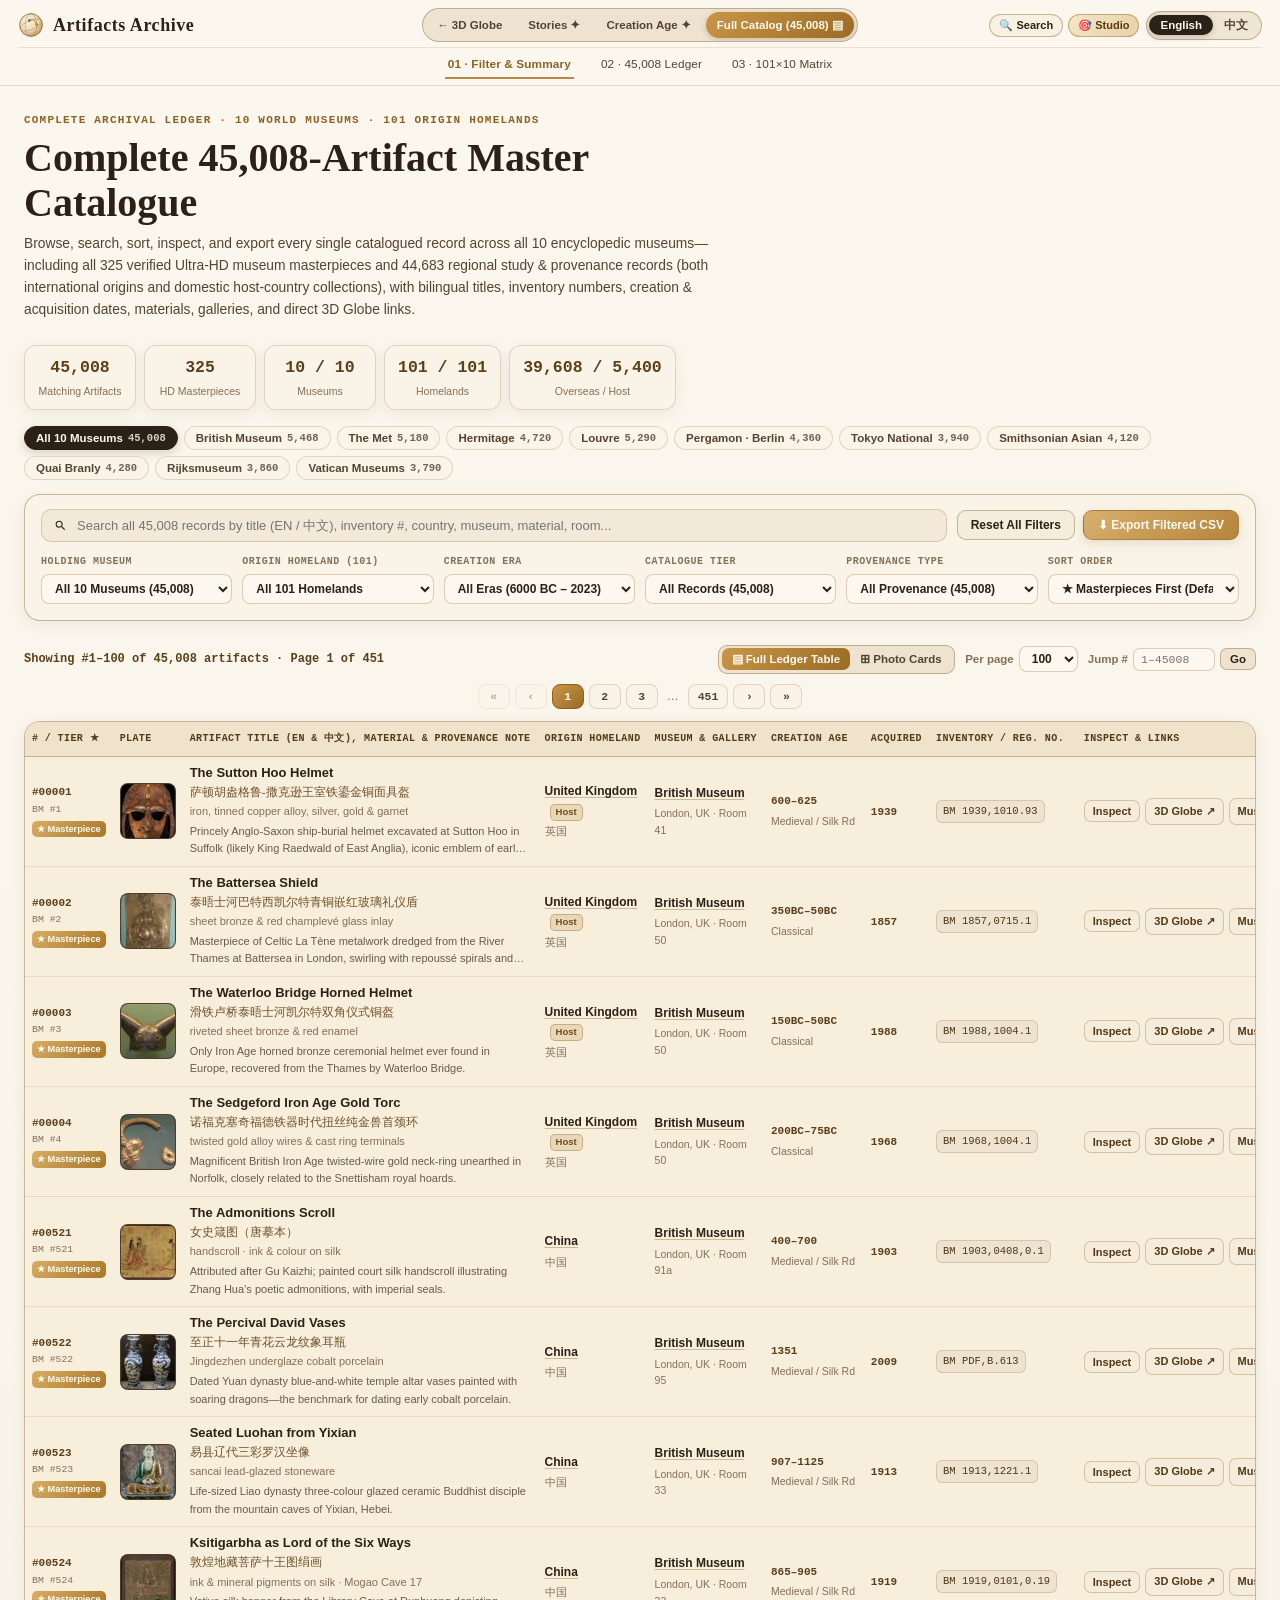
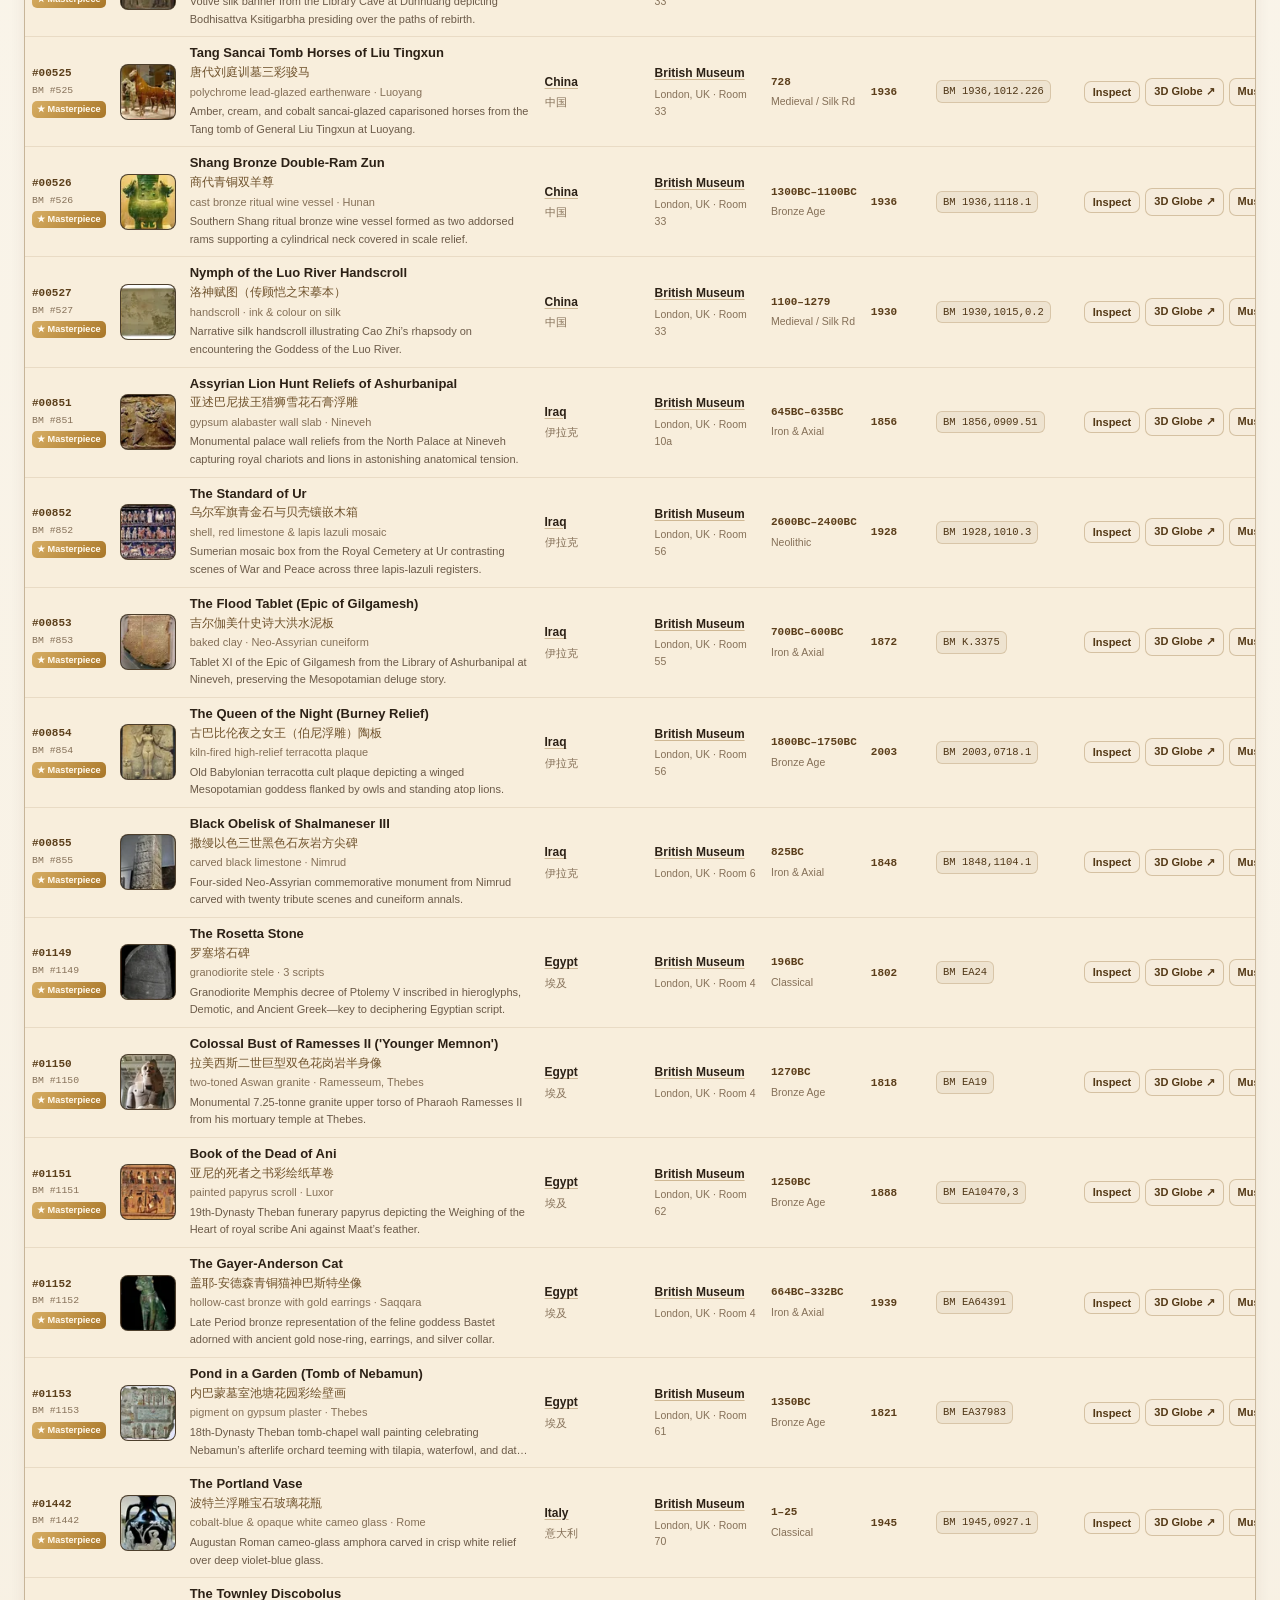
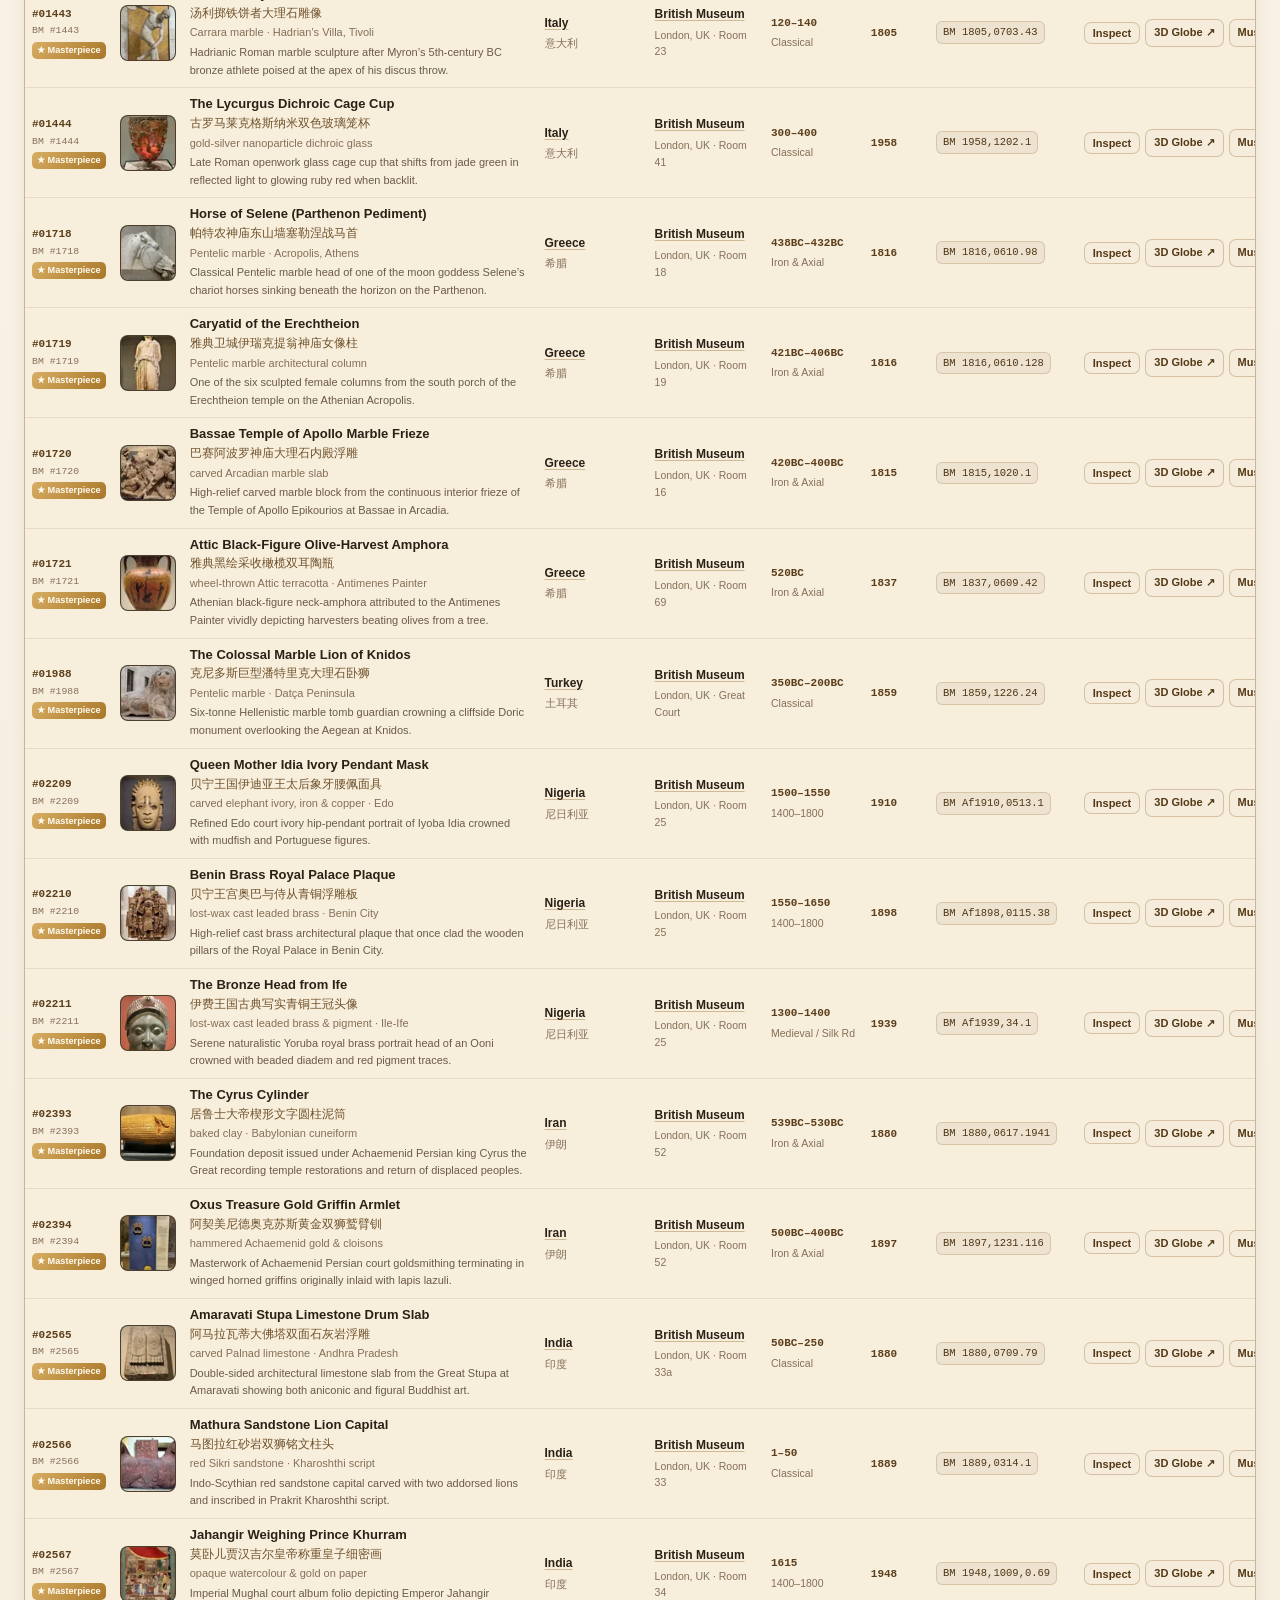
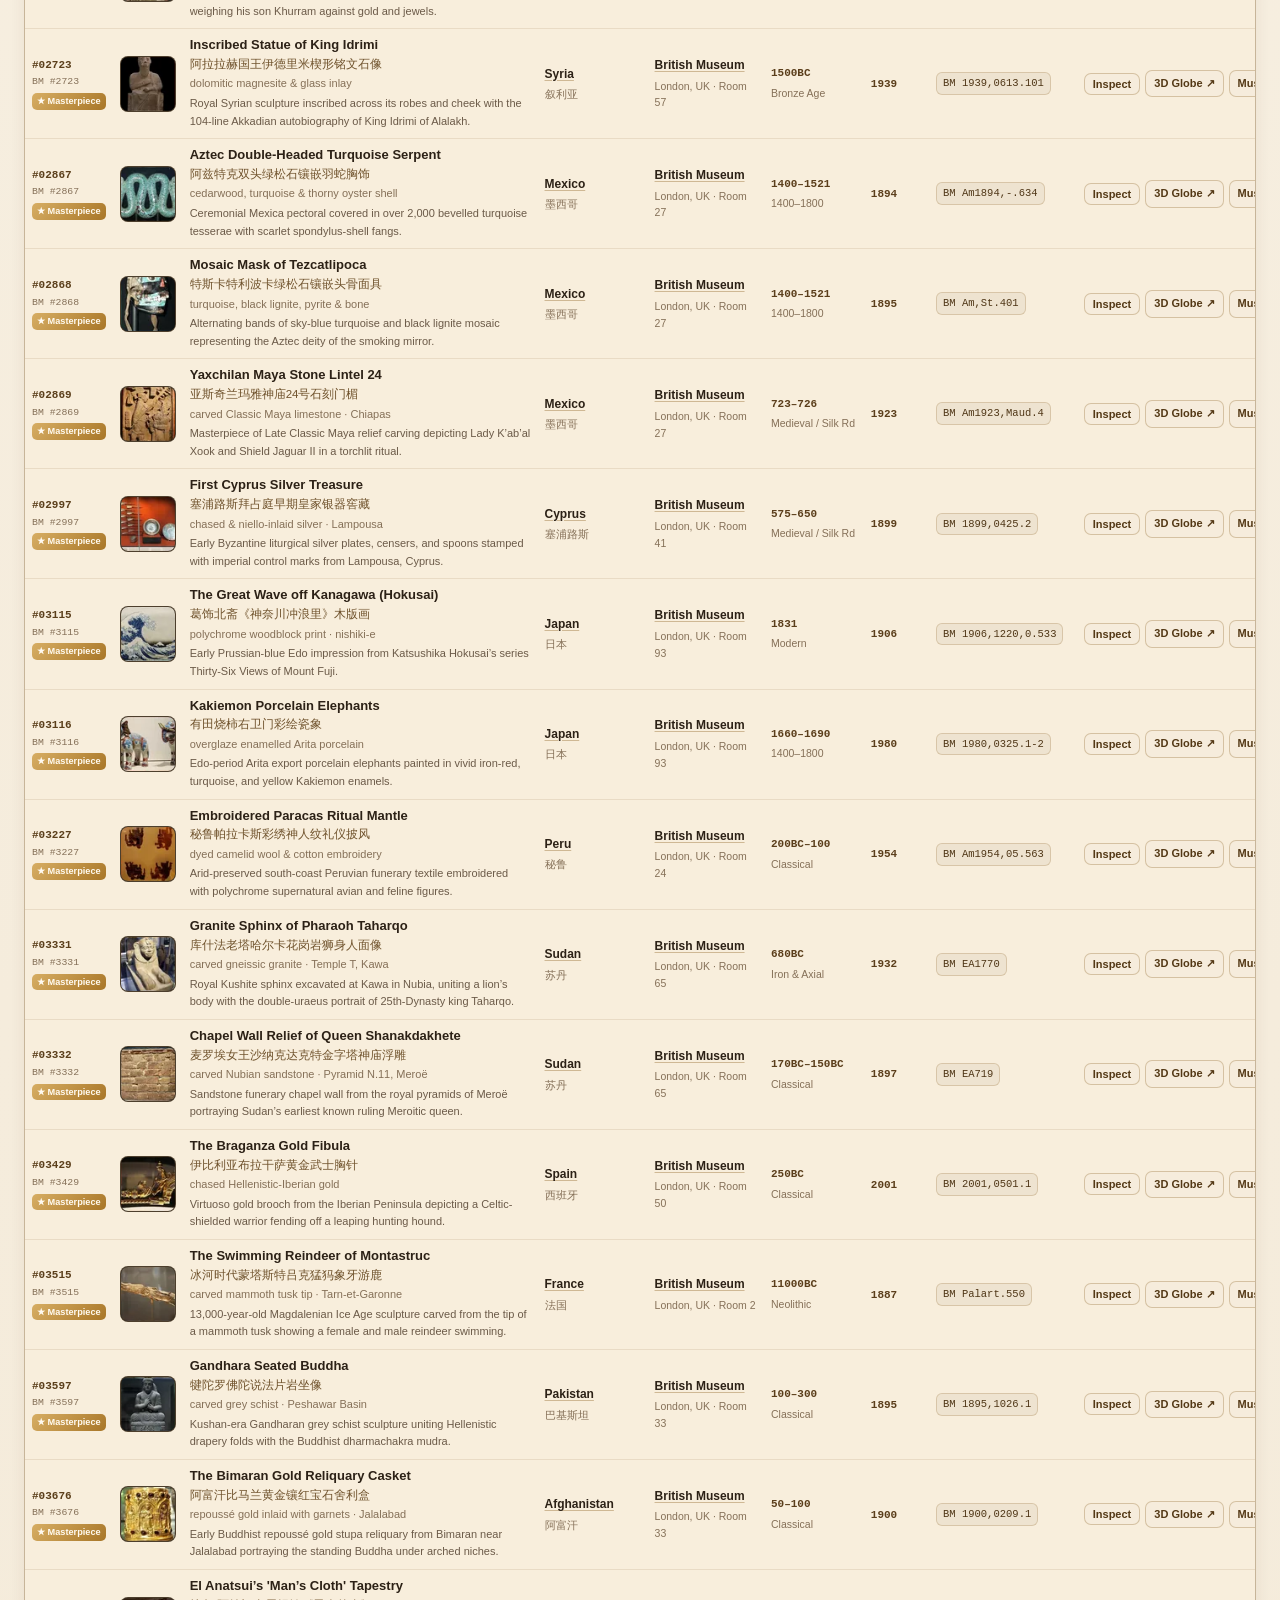
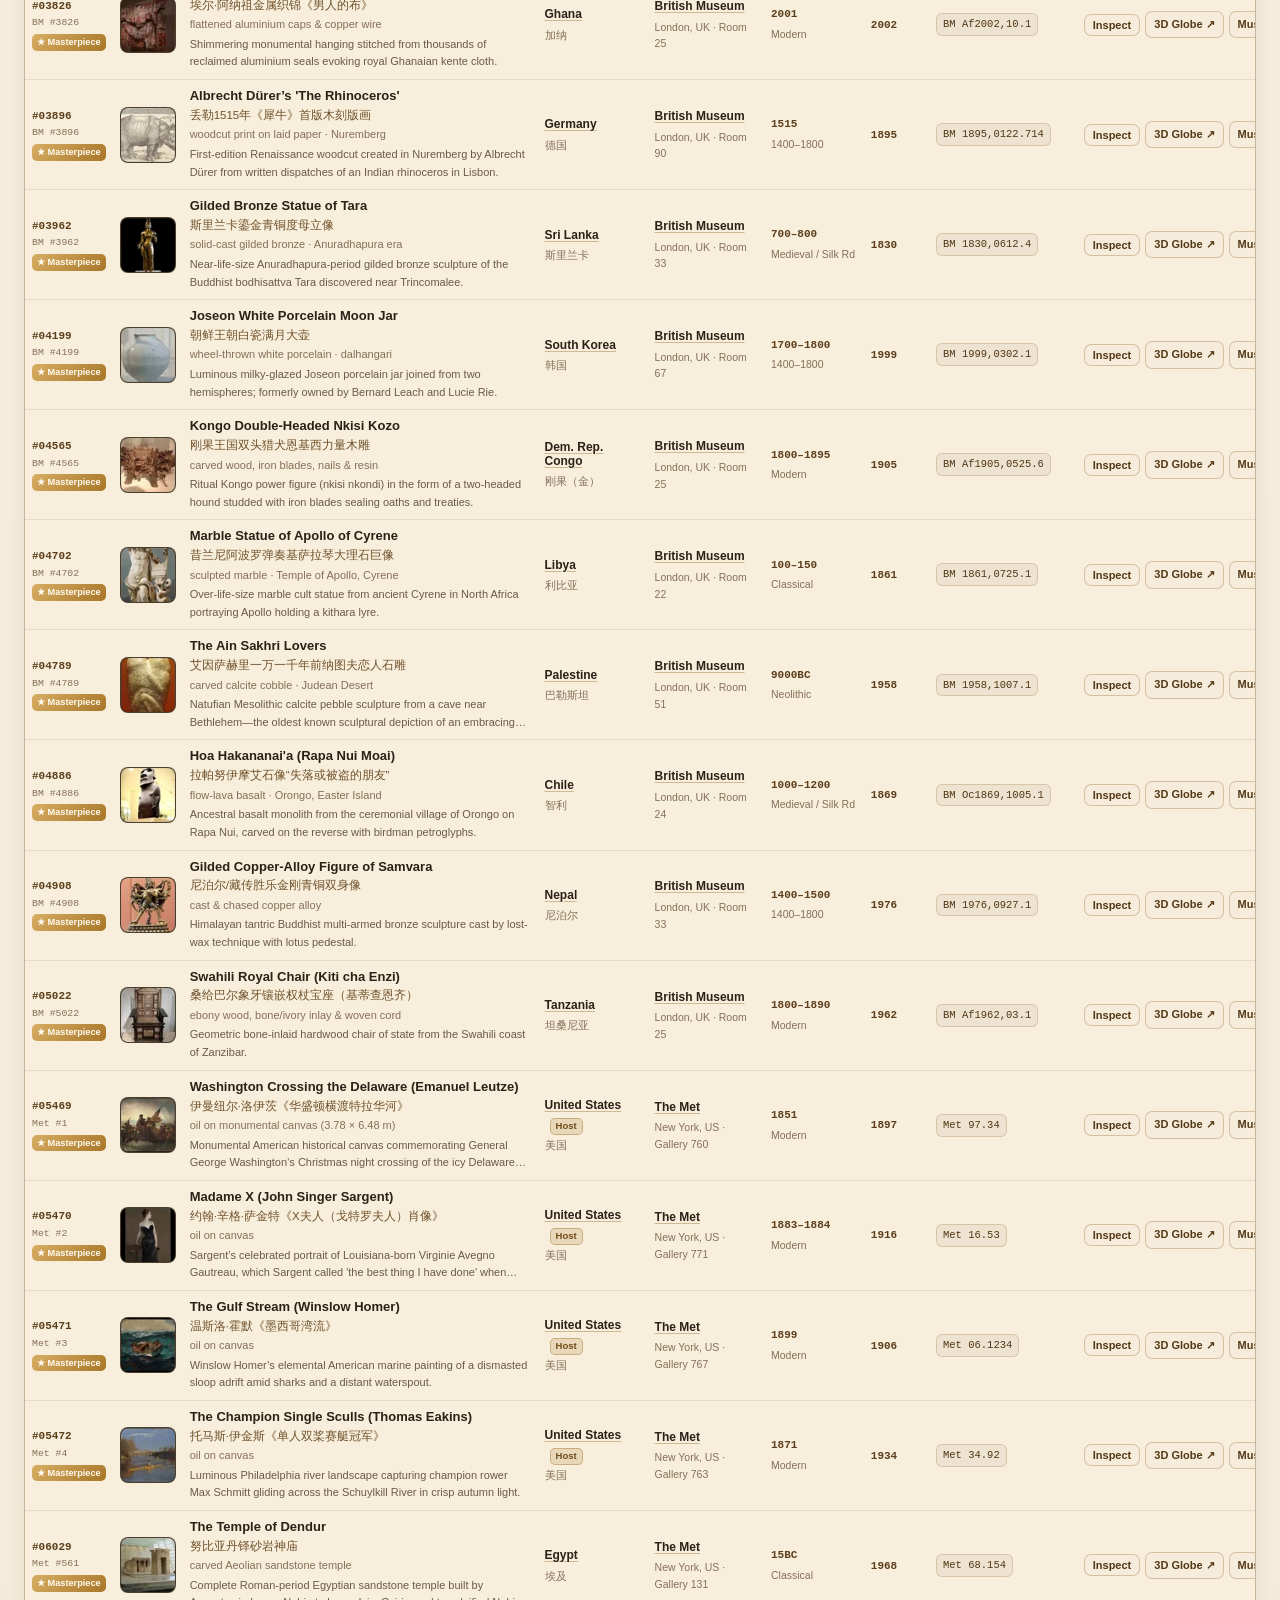
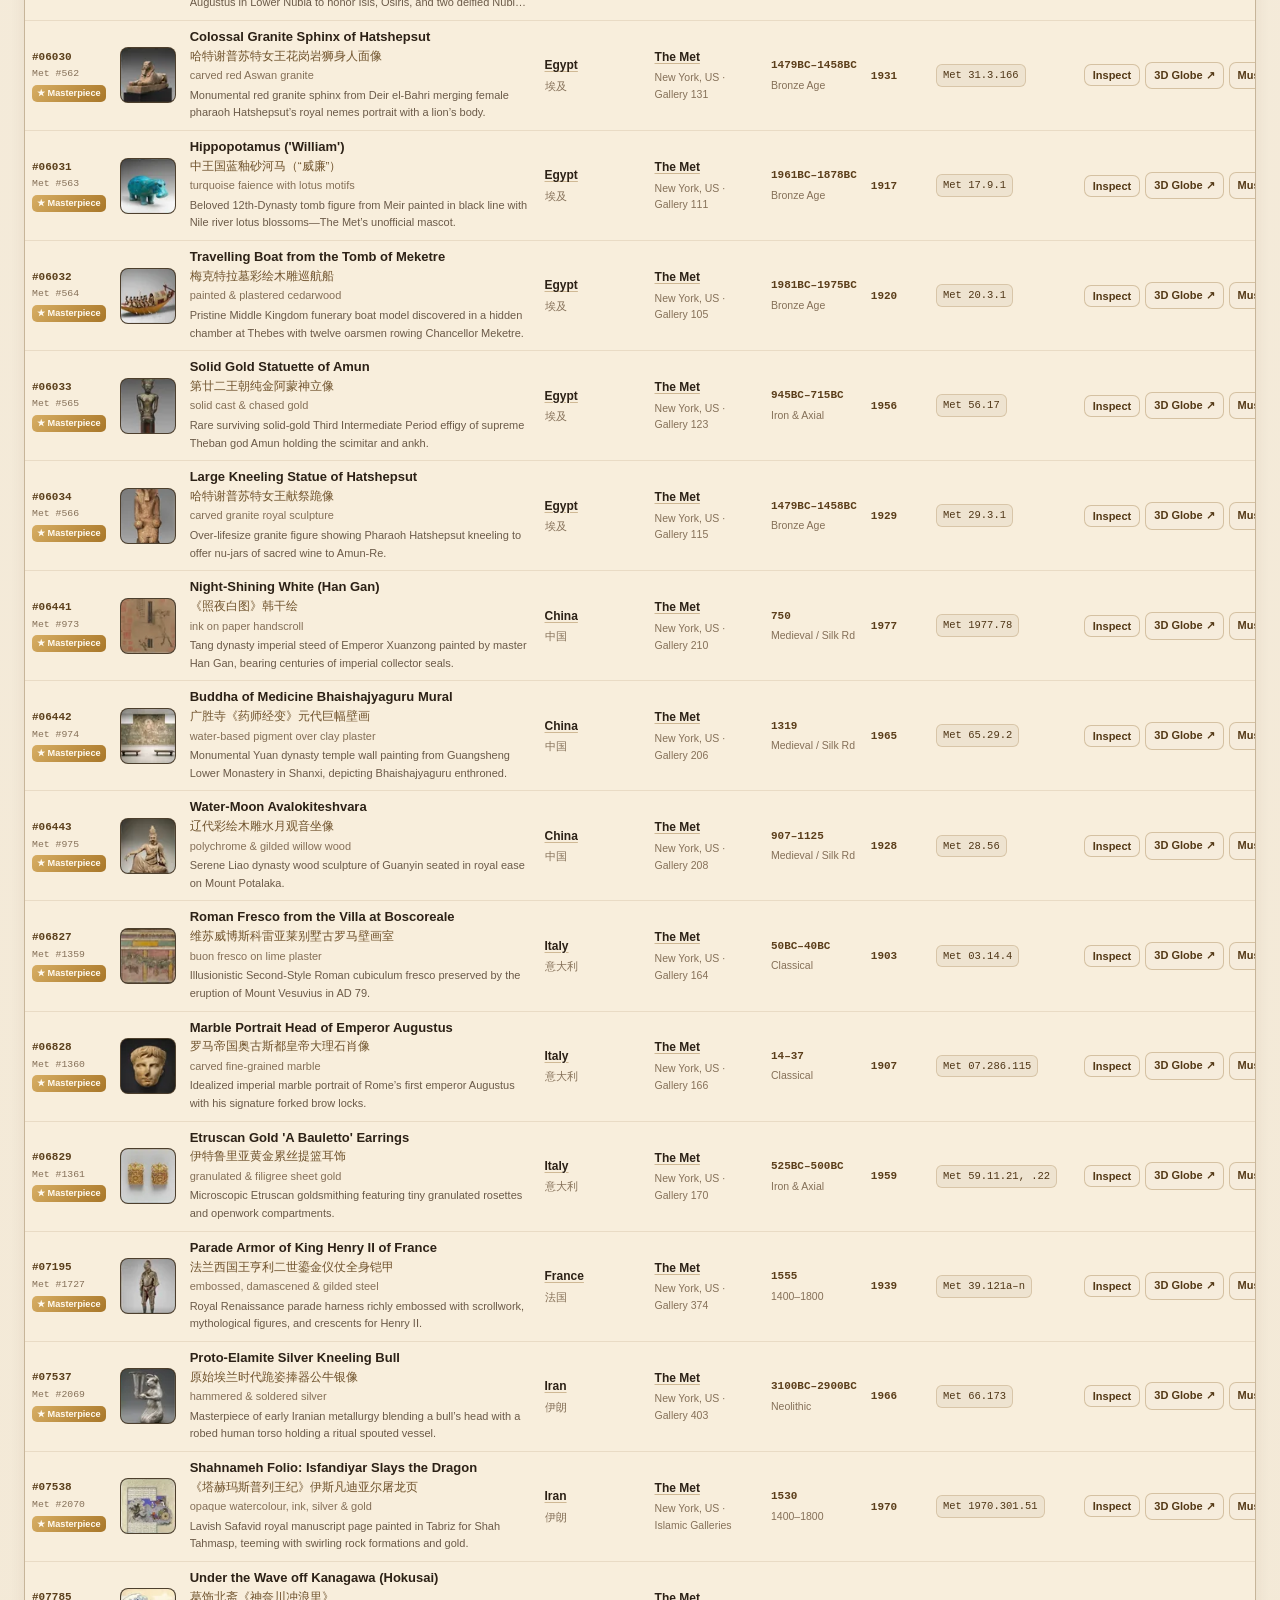
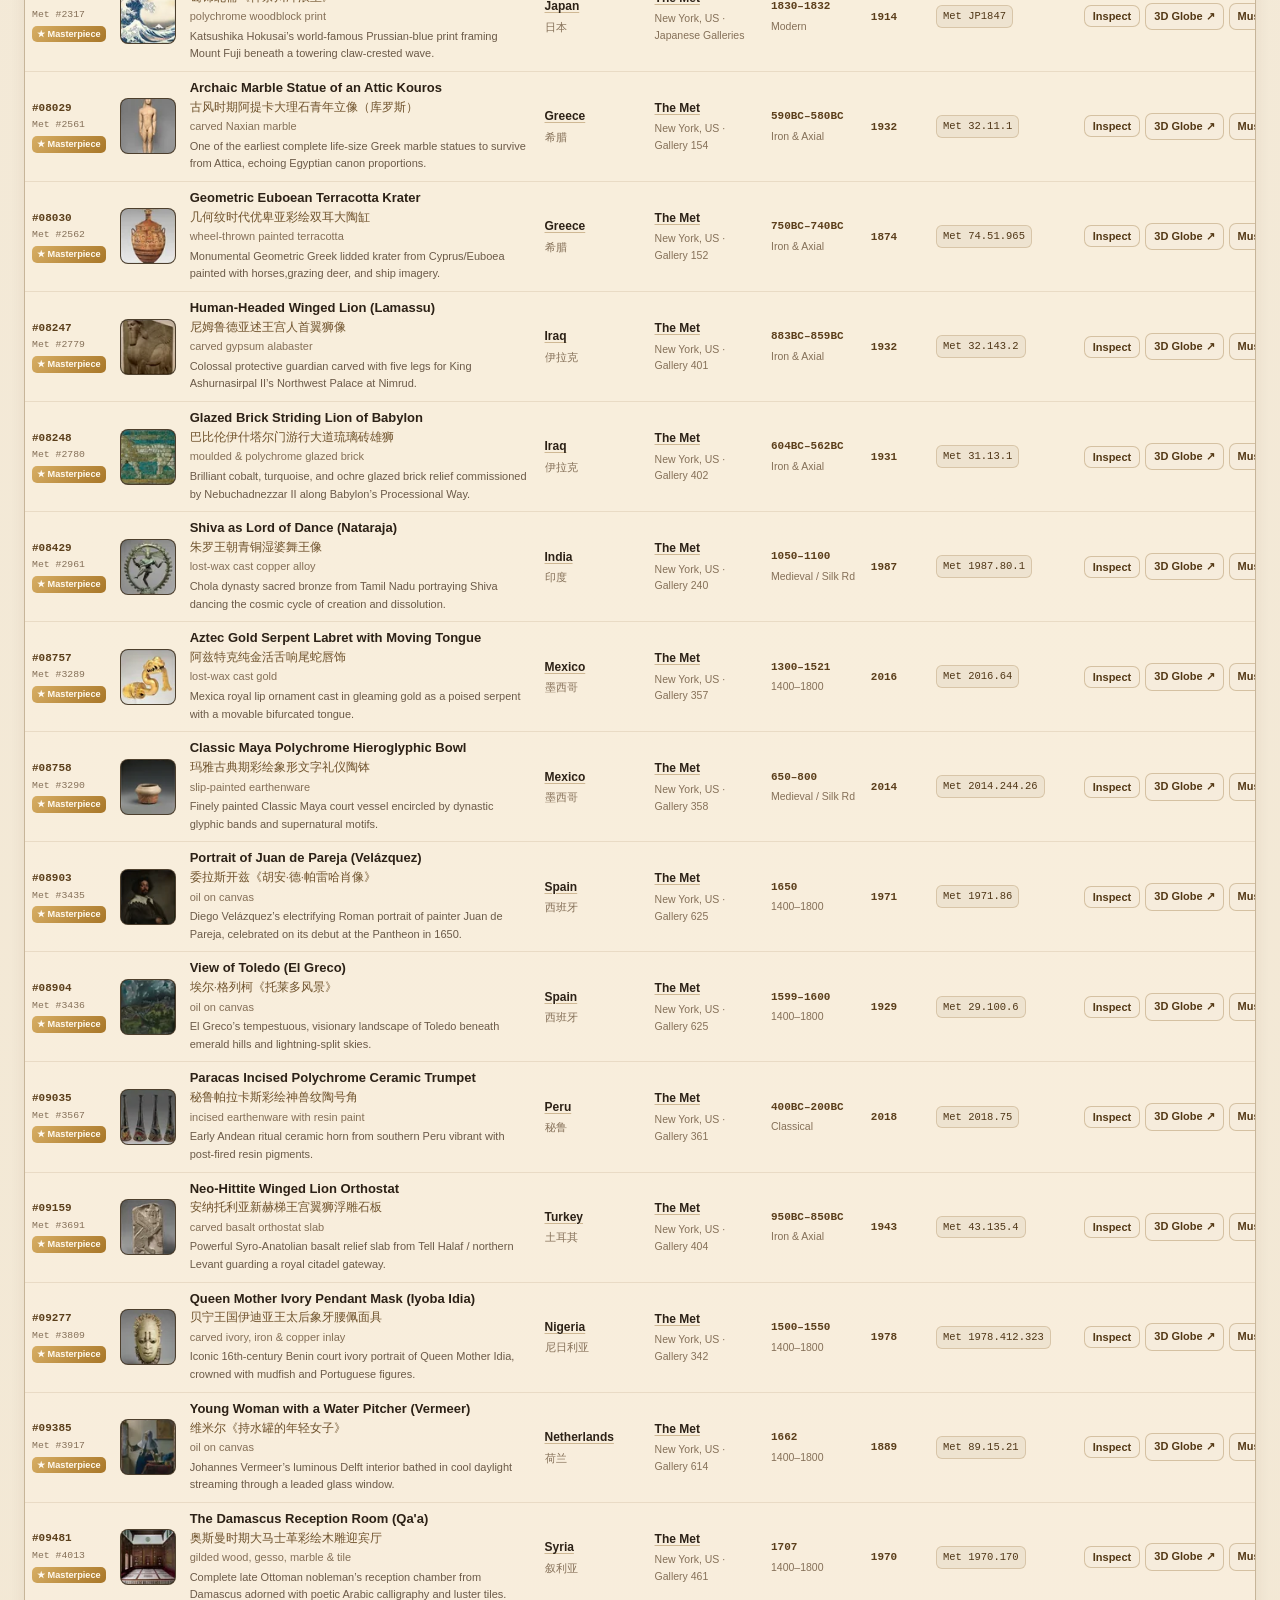
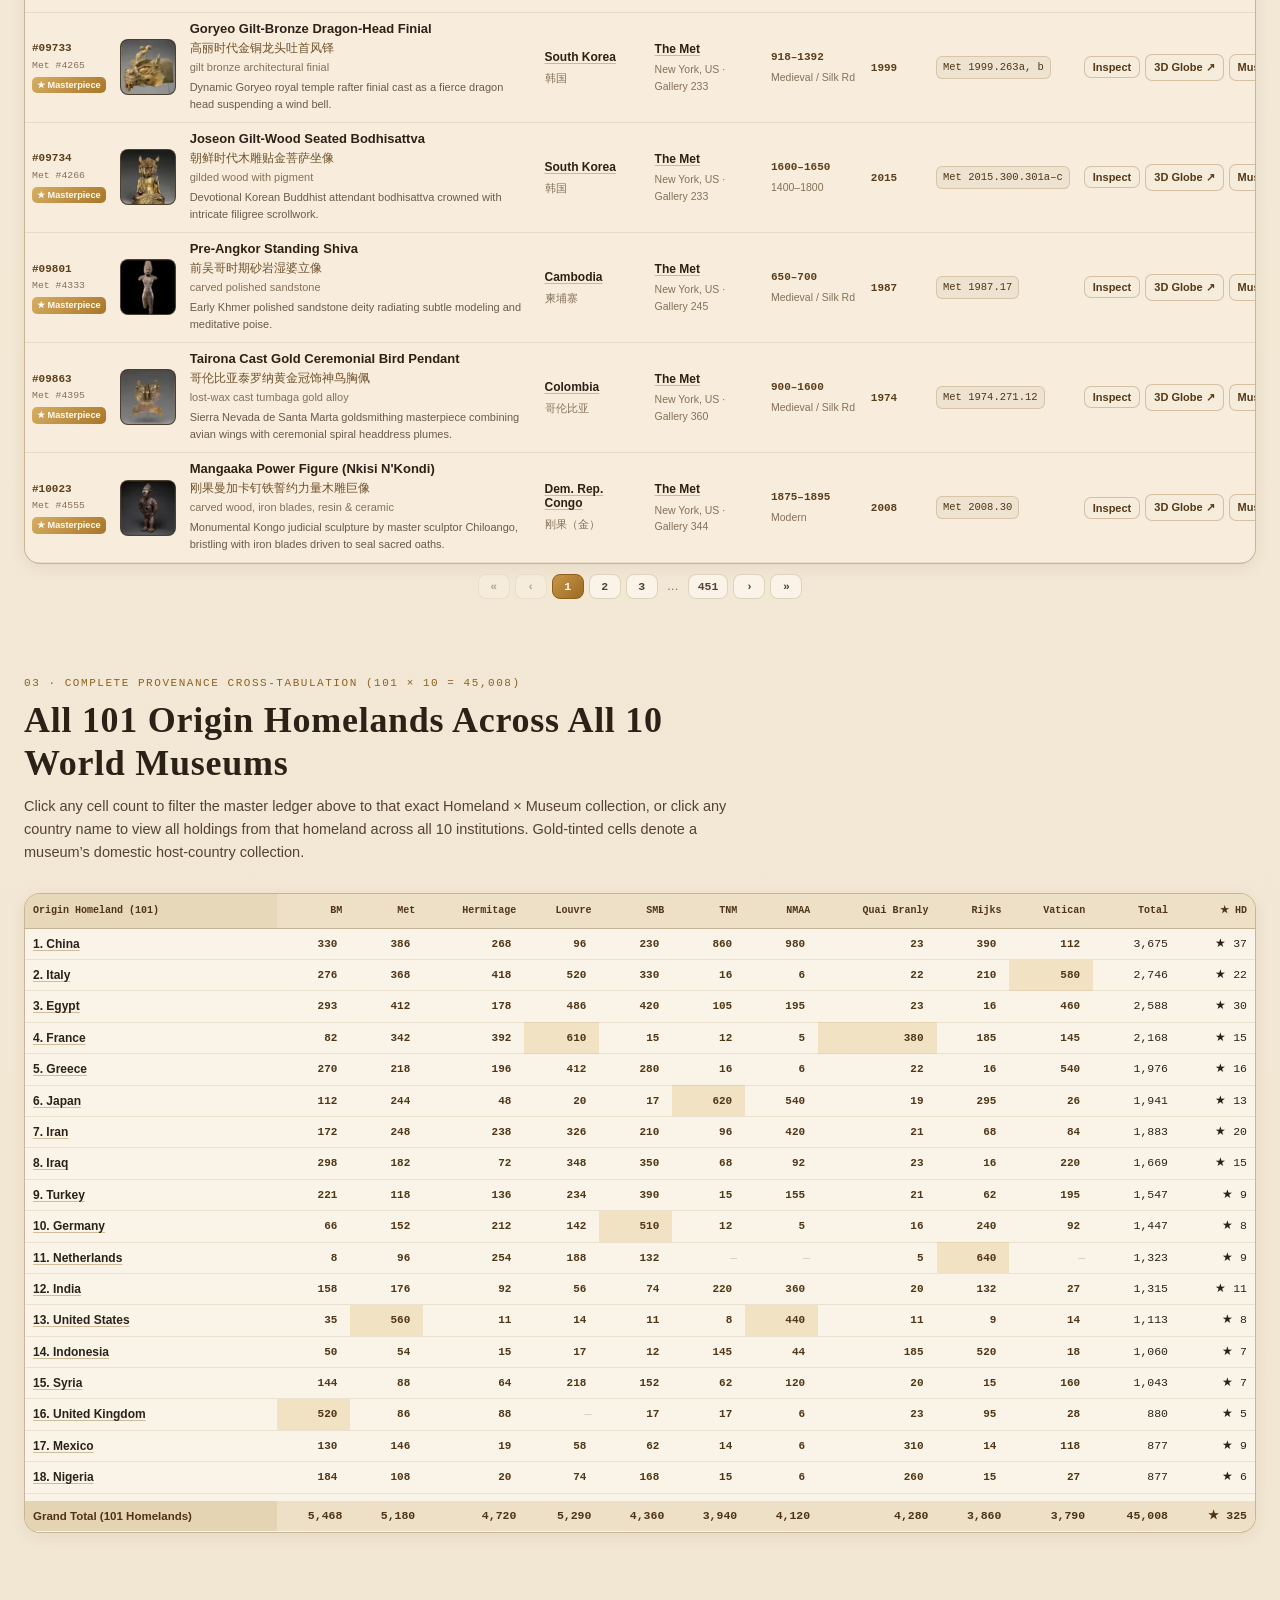
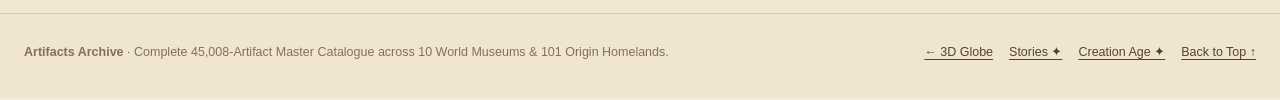
<file: public/catalog.html>
<!DOCTYPE html>
<html lang="en">
<head>
  <meta charset="UTF-8" />
  <meta name="viewport" content="width=device-width, initial-scale=1.0" />
  <title>Full Artifact Catalog (45,008) · 全部文物总名录 — Artifacts Archive</title>
  <meta name="description" content="Complete searchable, filterable, and exportable master catalogue of all 45,008 artifacts across 10 world museums and 101 origin homelands, including 325 verified HD masterpieces." />
  <meta property="og:title" content="Full Artifact Catalog (45,008) · 全部文物总名录 — Artifacts Archive" />
  <meta property="og:description" content="Search, filter, sort, and export all 45,008 catalogued records across 10 world museums and 101 origin homelands, plus an interactive 101×10 cross-tab matrix." />
  <meta property="og:type" content="website" />
  <link rel="icon" type="image/svg+xml" href="./favicon.svg" />
  <link rel="preconnect" href="https://fonts.googleapis.com" />
  <link rel="preconnect" href="https://fonts.gstatic.com" crossorigin />
  <link rel="preload" href="./js/assets.js?v=20" as="script" />
  <link rel="stylesheet" href="./css/styles.css?v=20" />
  <link rel="stylesheet" href="./css/catalog.css?v=20" />
  <link rel="stylesheet" href="./css/studio.css?v=20" />
</head>
<body class="catalog-page">
  <header id="site-nav">
    <div class="nav-inner">
      <a class="brand-link" href="./index.html" id="cat-brand-back-link">
        <img class="brand-mark" src="./favicon.svg" alt="" width="26" height="26" />
        <span id="brand-primary" class="brand-text-primary" data-i18n="brandPrimary">Artifacts Archive</span>
      </a>

      <div class="cat-page-switcher" role="navigation" aria-label="Exhibition lens pages">
        <a id="cat-nav-prov-link" class="cat-page-pill" href="./index.html" data-i18n="navProvenance">← 3D Globe</a>
        <a id="cat-nav-stories-link" class="cat-page-pill" href="./stories.html" data-i18n="navStories">Stories ✦</a>
        <a id="cat-nav-age-link" class="cat-page-pill" href="./creation-age.html" data-i18n="navCreationAge">Creation Age ✦</a>
        <span class="cat-page-pill active" aria-current="page" data-i18n="navCatalogCurrent">Full Catalog (45,008) ▤</span>
      </div>

      <nav class="nav-links cat-sec-links" aria-label="Catalog sections">
        <a href="#cat-hero-section" class="active" data-cat-sec="cat-hero-section" data-i18n="secFilterNav">01 · Filter &amp; Summary</a>
        <a href="#cat-directory-section" data-cat-sec="cat-directory-section" data-i18n="secLedgerNav">02 · 45,008 Ledger</a>
        <a href="#cat-matrix-section" data-cat-sec="cat-matrix-section" data-i18n="secMatrixNav">03 · 101×10 Matrix</a>
      </nav>

      <div class="nav-right">
        <div class="lang-toggle" role="group" aria-label="Language selector">
          <button type="button" class="lang-btn active" data-lang="en" aria-pressed="true">English</button>
          <button type="button" class="lang-btn" data-lang="zh" aria-pressed="false">中文</button>
        </div>
      </div>
    </div>
  </header>

  <main>
    <!-- 01. Master Summary & Multi-Facet Filter Deck -->
    <section id="cat-hero-section" class="cat-hero-deck">
      <div class="cat-hero-header">
        <div class="cat-hero-copy">
          <div class="cat-eyebrow" data-i18n="catEyebrow">COMPLETE ARCHIVAL LEDGER · 10 WORLD MUSEUMS · 101 ORIGIN HOMELANDS</div>
          <h1 id="cat-main-title" data-i18n="catMainTitle">Complete 45,008-Artifact Master Catalogue</h1>
          <p id="cat-main-sub" data-i18n="catMainSub">
            Browse, search, sort, inspect, and export every single catalogued record across all 10 encyclopedic museums—including all 325 verified Ultra-HD museum masterpieces and 44,683 regional study &amp; provenance records (both international origins and domestic host-country collections), with bilingual titles, inventory numbers, creation &amp; acquisition dates, materials, galleries, and direct 3D Globe links.
          </p>
        </div>

        <div class="cat-kpi-strip" role="region" aria-label="Filtered archive totals">
          <div class="cat-kpi-box">
            <div id="cat-kpi-matching" class="cat-kpi-num">45,008</div>
            <div class="cat-kpi-lbl" data-i18n="kpiMatching">Matching Artifacts</div>
          </div>
          <div class="cat-kpi-box">
            <div id="cat-kpi-curated" class="cat-kpi-num">325</div>
            <div class="cat-kpi-lbl" data-i18n="kpiCurated">HD Masterpieces</div>
          </div>
          <div class="cat-kpi-box">
            <div id="cat-kpi-museums" class="cat-kpi-num">10 / 10</div>
            <div class="cat-kpi-lbl" data-i18n="kpiMuseums">Museums</div>
          </div>
          <div class="cat-kpi-box">
            <div id="cat-kpi-countries" class="cat-kpi-num">101 / 101</div>
            <div class="cat-kpi-lbl" data-i18n="kpiHomelands">Homelands</div>
          </div>
          <div class="cat-kpi-box">
            <div id="cat-kpi-intl-host" class="cat-kpi-num">39,608 / 5,400</div>
            <div class="cat-kpi-lbl" data-i18n="kpiIntlHost">Overseas / Host</div>
          </div>
        </div>
      </div>

      <!-- 10-Museum Quick Filter Strip -->
      <div id="cat-museum-pills" class="cat-museum-pills" role="group" aria-label="Filter by holding museum"></div>

      <!-- Faceted Search, Filters, Sort & CSV Export -->
      <div class="cat-filter-card" role="region" aria-label="Search and filter controls">
        <div class="cat-search-row">
          <div class="cat-search-box">
            <svg class="gs-icon gs-icon-sm" viewBox="0 0 24 24" aria-hidden="true"><path d="M15.5 14h-.79l-.28-.27A6.471 6.471 0 0 0 16 9.5 6.5 6.5 0 1 0 9.5 16c1.61 0 3.09-.59 4.23-1.57l.27.28v.79l5 4.99L20.49 19l-4.99-5zm-6 0C7.01 14 5 11.99 5 9.5S7.01 5 9.5 5 14 7.01 14 9.5 11.99 14 9.5 14z"/></svg>
            <input id="cat-search-input" type="search" autocomplete="off" spellcheck="false" placeholder="Search all 45,008 records by title (EN / 中文), inventory #, country, museum, material, room..." data-i18n-placeholder="searchPlaceholder" />
            <button id="cat-search-clear" type="button" class="cat-clear-x is-hidden" aria-label="Clear search">×</button>
          </div>

          <div class="cat-top-actions">
            <button id="cat-reset-btn" type="button" class="cat-btn-secondary" data-i18n="resetFiltersBtn">Reset All Filters</button>
            <button id="cat-export-csv-btn" type="button" class="cat-btn-gold" data-i18n="exportCsvBtn">⬇ Export Filtered CSV</button>
          </div>
        </div>

        <div class="cat-facets-grid">
          <label class="cat-facet">
            <span class="cat-facet-lbl" data-i18n="facetMuseum">Holding Museum</span>
            <select id="cat-museum-select"></select>
          </label>

          <label class="cat-facet">
            <span class="cat-facet-lbl" data-i18n="facetHomeland">Origin Homeland (101)</span>
            <select id="cat-country-select"></select>
          </label>

          <label class="cat-facet">
            <span class="cat-facet-lbl" data-i18n="facetEra">Creation Era</span>
            <select id="cat-era-select"></select>
          </label>

          <label class="cat-facet">
            <span class="cat-facet-lbl" data-i18n="facetTier">Catalogue Tier</span>
            <select id="cat-tier-select"></select>
          </label>

          <label class="cat-facet">
            <span class="cat-facet-lbl" data-i18n="facetProv">Provenance Type</span>
            <select id="cat-prov-select"></select>
          </label>

          <label class="cat-facet">
            <span class="cat-facet-lbl" data-i18n="facetSort">Sort Order</span>
            <select id="cat-sort-select"></select>
          </label>
        </div>
      </div>
    </section>

    <!-- 02. Complete 45,008-Record Master Ledger & Photo Grid -->
    <section id="cat-directory-section" class="cat-directory-section">
      <div class="cat-toolbar">
        <div class="cat-toolbar-left">
          <span id="cat-range-summary" class="cat-range-summary">Showing #1–100 of 45,008 artifacts</span>
          <div id="cat-active-chips" class="cat-active-chips"></div>
        </div>

        <div class="cat-toolbar-right">
          <div class="cat-view-switch" role="group" aria-label="Directory display layout">
            <button id="cat-view-table" type="button" class="cat-view-btn active" aria-pressed="true" data-i18n="viewTableBtn">▤ Full Ledger Table</button>
            <button id="cat-view-cards" type="button" class="cat-view-btn" aria-pressed="false" data-i18n="viewCardsBtn">⊞ Photo Cards</button>
          </div>

          <label class="cat-pagesize-wrap" for="cat-pagesize-select">
            <span data-i18n="perPageLbl">Per page</span>
            <select id="cat-pagesize-select">
              <option value="50">50</option>
              <option value="100" selected>100</option>
              <option value="250">250</option>
            </select>
          </label>

          <div class="cat-jump-wrap">
            <label for="cat-jump-input" data-i18n="jumpRecordLbl">Jump #</label>
            <input id="cat-jump-input" type="number" min="1" max="45008" placeholder="1–45008" />
            <button id="cat-jump-btn" type="button" class="cat-jump-go" aria-label="Jump to catalog record number" data-i18n="jumpGoBtn">Go</button>
          </div>
        </div>
      </div>

      <!-- Top Pagination -->
      <nav id="cat-pager-top" class="cat-pager" aria-label="Top catalog pagination"></nav>

      <!-- Ledger Table View -->
      <div id="cat-table-wrap" class="cat-table-wrap">
        <table class="cat-ledger-table">
          <thead>
            <tr>
              <th class="col-idx th-sortable" data-sort-col="index" data-i18n="thIndex"># / Tier</th>
              <th class="col-photo" data-i18n="thPhoto">Plate</th>
              <th class="col-title" data-i18n="thArtifact">Artifact Title (EN &amp; 中文), Material &amp; Provenance Note</th>
              <th class="col-origin th-sortable" data-sort-col="country" data-i18n="thHomeland">Origin Homeland</th>
              <th class="col-museum" data-i18n="thMuseum">Museum &amp; Gallery</th>
              <th class="col-created th-sortable" data-sort-col="created" data-i18n="thCreated">Creation Age</th>
              <th class="col-acq th-sortable" data-sort-col="acquired" data-i18n="thAcquired">Acquired</th>
              <th class="col-reg" data-i18n="thInventory">Inventory / Reg. No.</th>
              <th class="col-actions" data-i18n="thActions">Inspect &amp; Links</th>
            </tr>
          </thead>
          <tbody id="cat-table-body"></tbody>
        </table>
      </div>

      <!-- Photo Card Grid View -->
      <div id="cat-cards-grid" class="cat-cards-grid is-hidden"></div>

      <!-- Empty State -->
      <div id="cat-empty-state" class="cat-empty-state is-hidden">
        <h3 data-i18n="emptyTitle">No artifacts match your current filter combination</h3>
        <p data-i18n="emptySub">Try clearing your search text or resetting one of the museum, homeland, or era filters.</p>
        <button id="cat-empty-reset-btn" type="button" class="cat-btn-gold" data-i18n="resetFiltersBtn">Reset All Filters</button>
      </div>

      <!-- Bottom Pagination -->
      <nav id="cat-pager-bottom" class="cat-pager" aria-label="Bottom catalog pagination"></nav>
    </section>

    <!-- 03. Complete 101 Homelands × 10 Museums Cross-Tab Matrix -->
    <section id="cat-matrix-section" class="editorial-section cat-matrix-section">
      <div class="section-header cat-matrix-header">
        <div class="section-eyebrow" data-i18n="matrixEyebrow">03 · COMPLETE PROVENANCE CROSS-TABULATION (101 × 10 = 45,008)</div>
        <h2 data-i18n="matrixTitle">All 101 Origin Homelands Across All 10 World Museums</h2>
        <p data-i18n="matrixSub">
          Click any cell count to filter the master ledger above to that exact Homeland × Museum collection, or click any country name to view all holdings from that homeland across all 10 institutions. Gold-tinted cells denote a museum’s domestic host-country collection.
        </p>
      </div>

      <div class="cat-matrix-wrap">
        <table class="cat-matrix-table" id="cat-matrix-table">
          <thead id="cat-matrix-head"></thead>
          <tbody id="cat-matrix-body"></tbody>
          <tfoot id="cat-matrix-foot"></tfoot>
        </table>
      </div>
    </section>
  </main>

  <!-- Full Archival Record Sheet Modal -->
  <div id="cat-record-modal" class="cat-modal-backdrop" role="dialog" aria-modal="true" aria-label="Full artifact archival record">
    <div class="cat-record-sheet">
      <div class="cat-sheet-topbar">
        <div id="cat-sheet-badges" class="cat-sheet-badges"></div>
        <div class="cat-sheet-nav">
          <button id="cat-sheet-prev" type="button" class="cat-step-btn" aria-label="Previous record">‹</button>
          <span id="cat-sheet-pos" class="cat-sheet-pos">1 / 45,008</span>
          <button id="cat-sheet-next" type="button" class="cat-step-btn" aria-label="Next record">›</button>
          <button id="cat-sheet-close" type="button" class="cat-close-btn" aria-label="Close record">×</button>
        </div>
      </div>

      <div class="cat-sheet-grid">
        <div class="cat-sheet-media">
          <button id="cat-sheet-photo-btn" type="button" class="cat-sheet-photo-btn" aria-label="Zoom high-resolution studio photograph">
            <canvas id="cat-sheet-canvas" width="420" height="420"></canvas>
            <img id="cat-sheet-hd-img" alt="" />
            <span class="zoom-badge" data-i18n="zoomHdBadge">🔍 Ultra-HD Zoom</span>
          </button>
          <div class="cat-sheet-links">
            <a id="cat-sheet-globe-link" class="btn-primary-gold" href="./index.html" data-i18n="locateGlobeBtn">Locate on 3D Globe ↗</a>
            <a id="cat-sheet-age-link" class="btn-secondary-vellum" href="./creation-age.html" data-i18n="viewAgeBtn">View in Creation Age ↗</a>
            <a id="cat-sheet-obj-link" class="btn-secondary-vellum" href="https://www.britishmuseum.org/collection" target="_blank" rel="noopener noreferrer">Official Museum Record ↗</a>
            <a id="cat-sheet-cat-link" class="btn-secondary-vellum" href="https://www.britishmuseum.org/collection" target="_blank" rel="noopener noreferrer">Homeland Catalogue ↗</a>
          </div>
        </div>

        <div class="cat-sheet-details">
          <h2 id="cat-sheet-title-primary"></h2>
          <div id="cat-sheet-title-secondary" class="cat-sheet-subtitle"></div>
          <p id="cat-sheet-desc-primary" class="cat-sheet-desc"></p>
          <p id="cat-sheet-desc-secondary" class="cat-sheet-desc-alt"></p>

          <dl id="cat-sheet-dl" class="cat-meta-dl"></dl>
        </div>
      </div>
    </div>
  </div>

  <!-- Full-Screen Studio Photo Lightbox -->
  <div id="cat-lightbox" class="cat-lightbox" role="dialog" aria-modal="true" aria-label="High-resolution photograph">
    <div class="lightbox-card">
      <button id="cat-lb-close" type="button" aria-label="Close preview">×</button>
      <div class="lightbox-stage">
        <button id="cat-lb-prev" type="button" class="lightbox-step-btn prev" aria-label="Previous artifact">‹</button>
        <canvas id="cat-lb-canvas" width="560" height="560"></canvas>
        <img id="cat-lb-img" alt="" />
        <button id="cat-lb-next" type="button" class="lightbox-step-btn next" aria-label="Next artifact">›</button>
      </div>
      <div class="lightbox-info">
        <div id="cat-lb-kicker" class="lightbox-kicker"></div>
        <h3 id="cat-lb-title"></h3>
        <p id="cat-lb-desc"></p>
        <div class="lightbox-actions">
          <a id="cat-lb-obj-link" class="btn-primary-gold" href="https://www.britishmuseum.org/collection" target="_blank" rel="noopener noreferrer">Open Official Record ↗</a>
          <a id="cat-lb-globe-link" class="btn-secondary-vellum" href="./index.html" data-i18n="locateGlobeBtn">Locate on 3D Globe ↗</a>
        </div>
      </div>
    </div>
  </div>

  <footer id="site-footer">
    <div class="footer-inner">
      <div>
        <strong data-i18n="footerBrand">Artifacts Archive</strong>
        <span> · </span>
        <span data-i18n="catFooterNote">Complete 45,008-Artifact Master Catalogue across 10 World Museums &amp; 101 Origin Homelands.</span>
      </div>
      <div class="footer-links">
        <a id="cat-footer-prov-link" href="./index.html" data-i18n="navProvenance">← 3D Globe</a>
        <a id="cat-footer-stories-link" href="./stories.html" data-i18n="navStories">Stories ✦</a>
        <a id="cat-footer-age-link" href="./creation-age.html" data-i18n="navCreationAge">Creation Age ✦</a>
        <a href="#cat-hero-section" data-i18n="footerTopLink">Back to Top ↑</a>
      </div>
    </div>
  </footer>

  <script src="./js/assets.js?v=20" defer></script>
  <script src="./js/studio.js?v=20" defer></script>
  <script src="./js/catalog.js?v=20" defer></script>
</body>
</html>
</file>
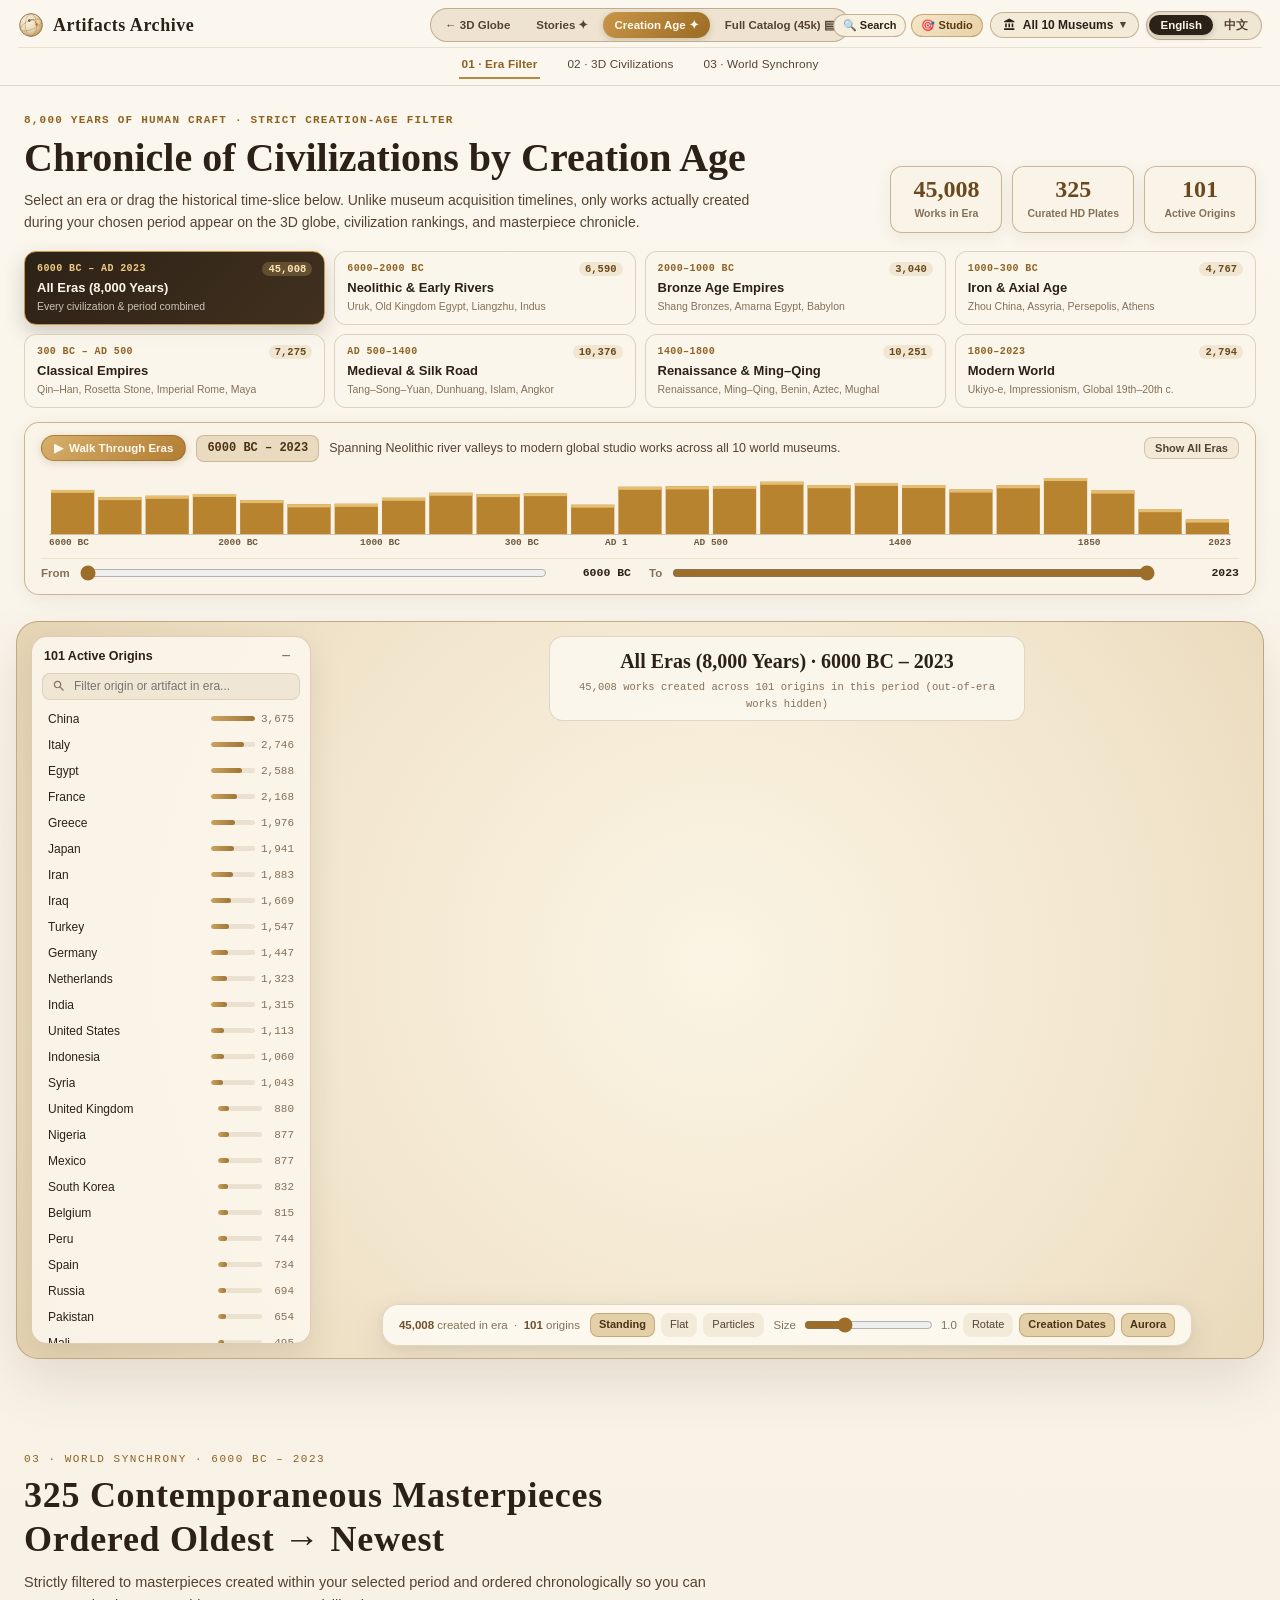
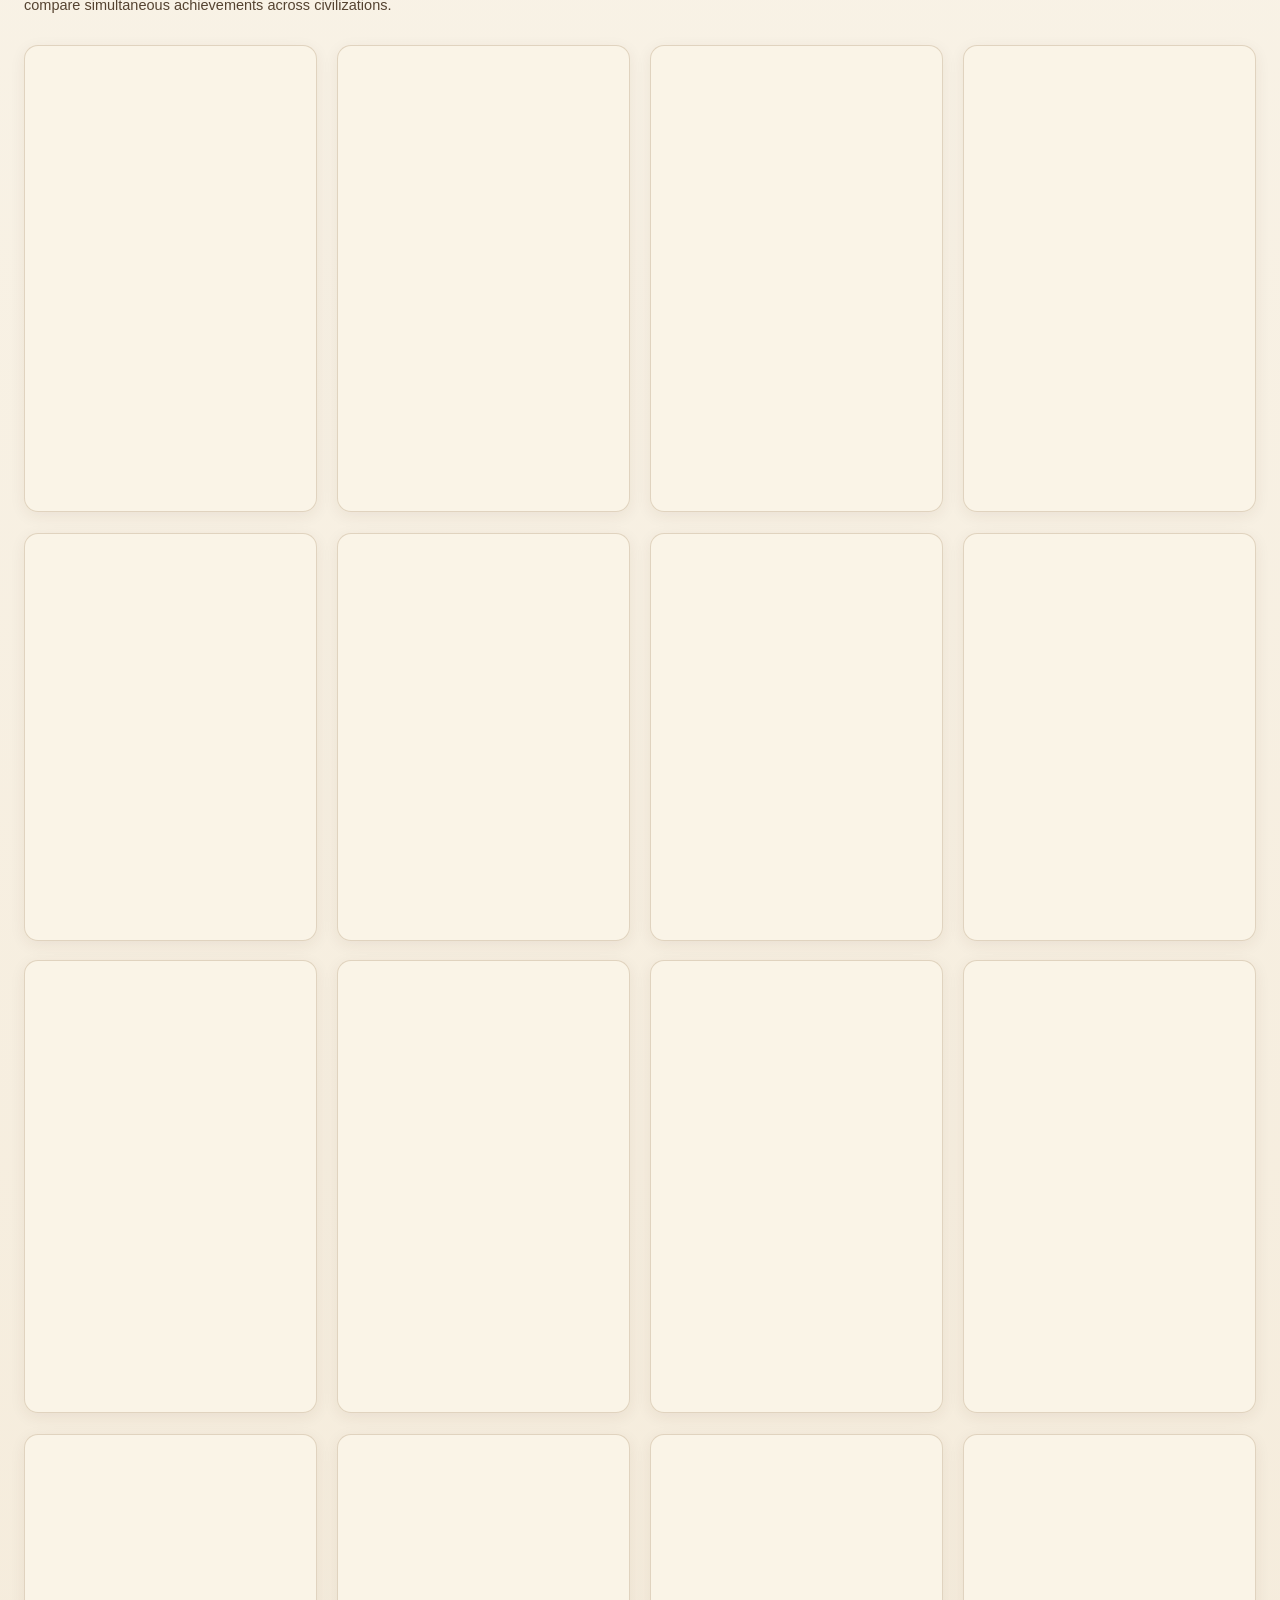
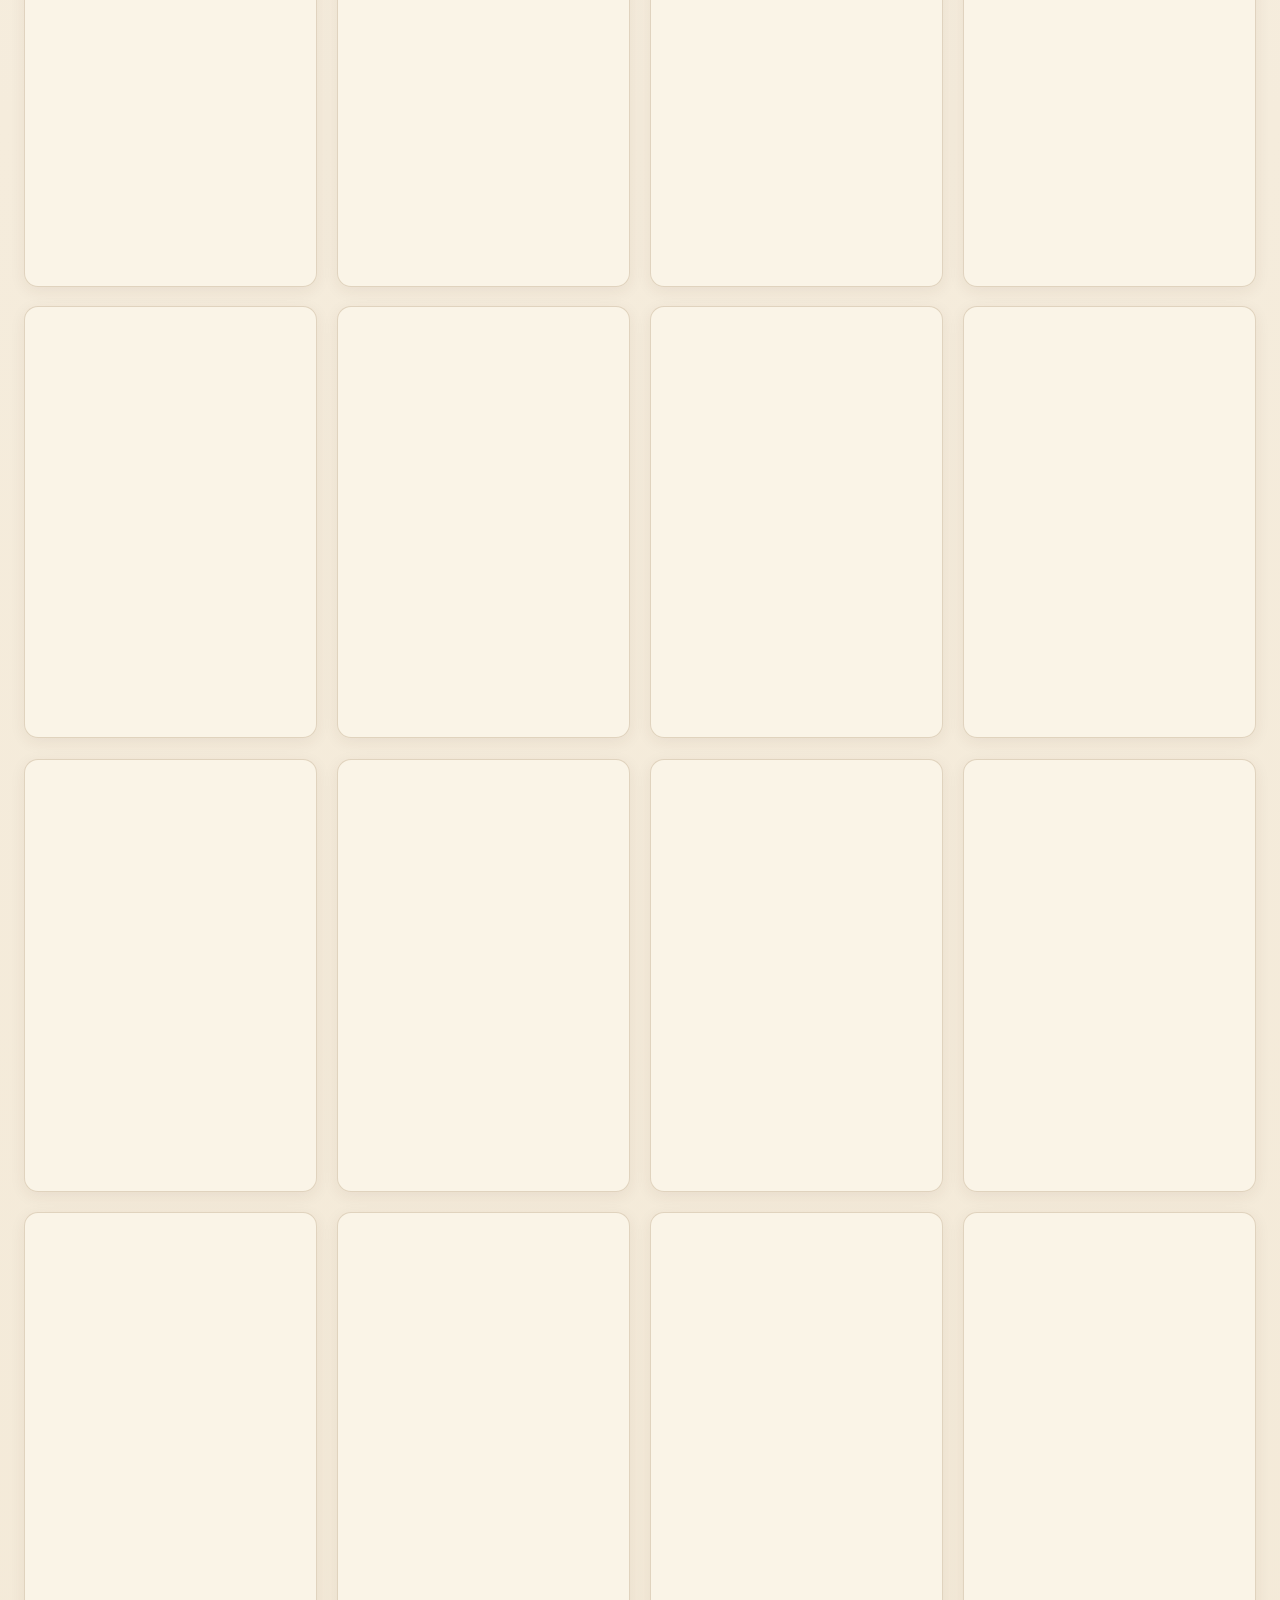
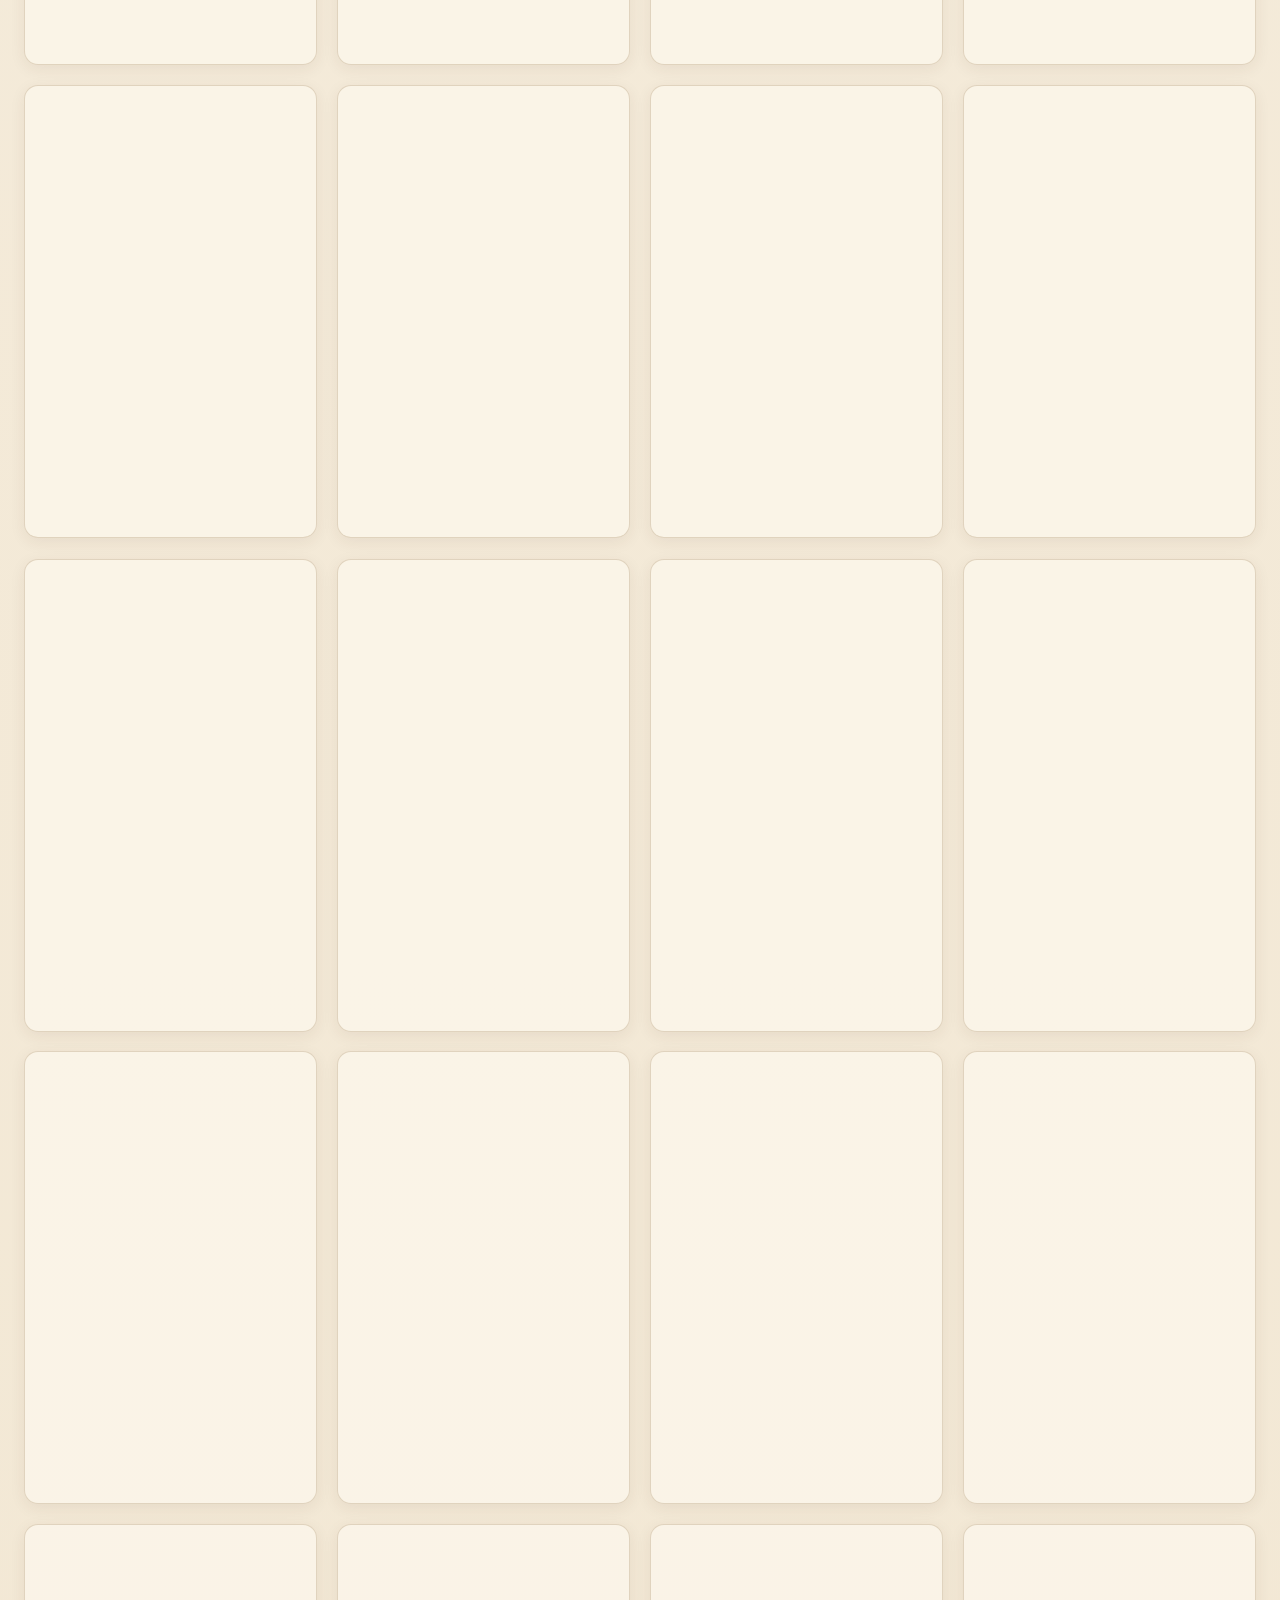
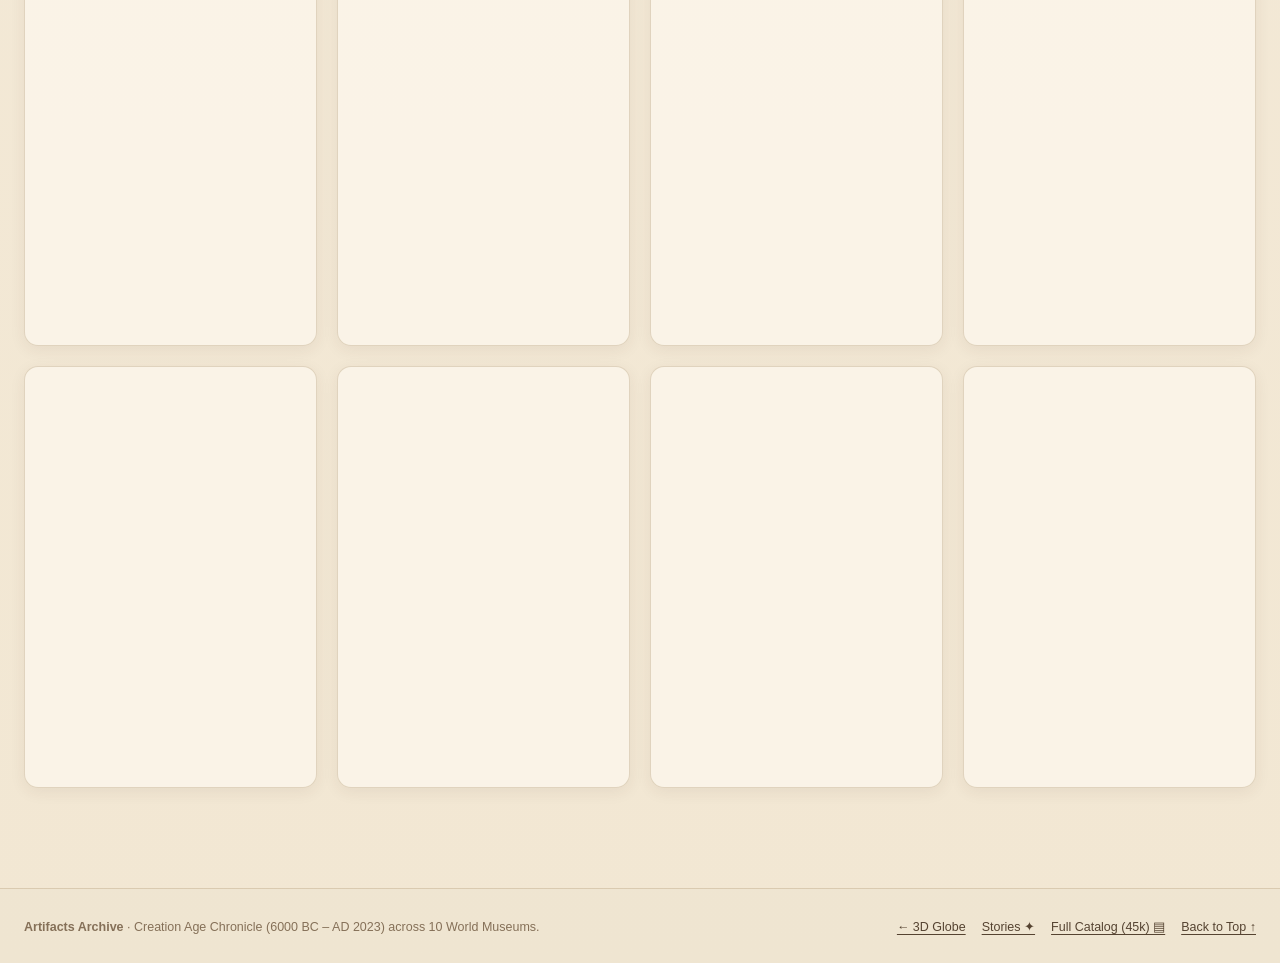
<file: public/creation-age.html>
<!DOCTYPE html>
<html lang="en">
<head>
  <meta charset="UTF-8" />
  <meta name="viewport" content="width=device-width, initial-scale=1.0" />
  <title>Creation Age Chronicle · 文明诞生纪年 — Artifacts Archive</title>
  <meta name="description" content="Explore 8,000 years of human civilization by artifact creation age (6000 BC – AD 2023) across 10 world museums and 45,008 catalogued works, with strict historical era filtering." />
  <meta property="og:title" content="Creation Age Chronicle · 文明诞生纪年 — Artifacts Archive" />
  <meta property="og:description" content="Explore 8,000 years of human craft (6000 BC – AD 2023) across 10 world museums with strict historical era filtering and a 3D Civilizations Globe." />
  <meta property="og:type" content="website" />
  <link rel="icon" type="image/svg+xml" href="./favicon.svg" />
  <link rel="preconnect" href="https://fonts.googleapis.com" />
  <link rel="preconnect" href="https://fonts.gstatic.com" crossorigin />
  <link rel="preload" href="./js/assets.js?v=20" as="script" />
  <link rel="stylesheet" href="./css/styles.css?v=20" />
  <link rel="stylesheet" href="./css/creation-age.css?v=20" />
  <link rel="stylesheet" href="./css/studio.css?v=20" />
</head>
<body class="creation-age-page">
  <header id="site-nav">
    <div class="nav-inner">
      <a class="brand-link" href="./index.html" id="ca-brand-back-link">
        <img class="brand-mark" src="./favicon.svg" alt="" width="26" height="26" />
        <span id="brand-primary" class="brand-text-primary" data-i18n="brandPrimary">Artifacts Archive</span>
      </a>

      <div class="ca-page-switcher" role="navigation" aria-label="Exhibition lens pages">
        <a id="ca-back-provenance-link" class="ca-page-pill" href="./index.html" data-i18n="navBackProvenance">← 3D Globe</a>
        <a id="ca-nav-stories-link" class="ca-page-pill" href="./stories.html" data-i18n="navStories">Stories ✦</a>
        <span class="ca-page-pill active" aria-current="page" data-i18n="navCreationCurrent">Creation Age ✦</span>
        <a id="ca-nav-catalog-link" class="ca-page-pill" href="./catalog.html" data-i18n="navFullCatalog">Full Catalog (45k) ▤</a>
      </div>

      <nav class="nav-links ca-sec-links" aria-label="Creation Age sections">
        <a href="#era-deck" class="active" data-ca-section="era-deck" data-i18n="caNavEras">01 · Era Filter</a>
        <a href="#chrono-globe-section" data-ca-section="chrono-globe-section" data-i18n="caNavGlobe">02 · 3D Civilizations</a>
        <a href="#synchrony-section" data-ca-section="synchrony-section" data-i18n="caNavSynchrony">03 · World Synchrony</a>
      </nav>

      <div class="nav-right">
        <div id="ca-museum-dropdown" class="museum-dropdown nav-museum-dropdown">
          <button id="ca-museum-trigger" type="button" class="museum-dropdown-trigger" aria-haspopup="listbox" aria-expanded="false">
            <svg class="gs-icon gs-icon-sm" viewBox="0 0 24 24" aria-hidden="true"><path d="M4 10v7h3v-7H4zm6 0v7h3v-7h-3zM2 22h19v-3H2v3zm14-12v7h3v-7h-3zm-4.5-9L2 6v2h19V6l-9.5-5z"/></svg>
            <span id="ca-museum-current" class="md-current-name">All 10 Museums</span>
            <span class="md-caret" aria-hidden="true">▾</span>
          </button>
          <div id="ca-museum-menu" class="museum-dropdown-menu" role="listbox" aria-label="Filter by museum"></div>
        </div>
        <div class="lang-toggle" role="group" aria-label="Language selector">
          <button type="button" class="lang-btn active" data-lang="en" aria-pressed="true">English</button>
          <button type="button" class="lang-btn" data-lang="zh" aria-pressed="false">中文</button>
        </div>
      </div>
    </div>
  </header>

  <main>
    <!-- 01. Creation Age Era Filter & 8,000-Year Density Histogram -->
    <section id="era-deck" class="ca-hero-deck">
      <div class="ca-hero-header">
        <div>
          <div class="ca-eyebrow" data-i18n="caEyebrow">8,000 YEARS OF HUMAN CRAFT · STRICT CREATION-AGE FILTER</div>
          <h1 id="ca-main-title" data-i18n="caTitle">Chronicle of Civilizations by Creation Age</h1>
          <p id="ca-main-sub" data-i18n="caSub">
            Select an era or drag the historical time-slice below. Unlike museum acquisition timelines, only works actually created during your chosen period appear on the 3D globe, civilization rankings, and masterpiece chronicle.
          </p>
        </div>
        <div class="ca-live-kpis">
          <div class="ca-kpi-box">
            <span id="ca-kpi-works" class="ca-kpi-num">45,008</span>
            <span class="ca-kpi-lbl" data-i18n="caKpiWorks">Works in Era</span>
          </div>
          <div class="ca-kpi-box">
            <span id="ca-kpi-plates" class="ca-kpi-num">325</span>
            <span class="ca-kpi-lbl" data-i18n="caKpiPlates">Curated HD Plates</span>
          </div>
          <div class="ca-kpi-box">
            <span id="ca-kpi-civs" class="ca-kpi-num">101</span>
            <span class="ca-kpi-lbl" data-i18n="caKpiCivs">Active Origins</span>
          </div>
        </div>
      </div>

      <!-- 8 Canonical Historical Era Cards -->
      <div id="era-cards-grid" class="era-cards-grid" role="tablist" aria-label="Historical creation eras"></div>

      <!-- Interactive Histogram + Custom Time Window Controls -->
      <div class="ca-chrono-panel">
        <div class="ca-chrono-top">
          <div class="ca-window-readout-wrap">
            <button id="ca-walk-btn" type="button" class="ca-walk-btn">
              <span id="ca-walk-icon">▶</span>
              <span id="ca-walk-label" data-i18n="caWalkBtn">Walk Through Eras</span>
            </button>
            <span id="ca-active-window-badge" class="ca-window-badge">6000 BC – AD 2023</span>
            <span id="ca-active-era-desc" class="ca-era-story">Spanning Neolithic river valleys to modern global studio works across all 10 museums.</span>
          </div>
          <button id="ca-reset-all-btn" type="button" class="ca-reset-pill" data-i18n="caShowAllEras">Show All Eras</button>
        </div>

        <div class="ca-histogram-wrap">
          <canvas id="era-histogram" width="1200" height="96" aria-label="Artifact creation density across 8,000 years"></canvas>
        </div>

        <div class="ca-custom-sliders">
          <label class="ca-slider-group" for="ca-start-idx">
            <span data-i18n="caFromLbl">From</span>
            <input id="ca-start-idx" type="range" min="0" max="24" step="1" value="0" aria-label="Start creation year" />
            <span id="ca-start-readout" class="ca-bound-val">6000 BC</span>
          </label>
          <label class="ca-slider-group" for="ca-end-idx">
            <span data-i18n="caToLbl">To</span>
            <input id="ca-end-idx" type="range" min="1" max="25" step="1" value="25" aria-label="End creation year" />
            <span id="ca-end-readout" class="ca-bound-val">AD 2023</span>
          </label>
        </div>
      </div>
    </section>

    <!-- 02. Strictly Filtered 3D World Civilizations Globe -->
    <section id="chrono-globe-section" aria-label="Interactive 3D Globe filtered by Artifact Creation Age">
      <canvas id="ca-globe-canvas" role="img" aria-label="3D globe showing artifacts created during the selected historical era"></canvas>

      <div id="ca-stage-header">
        <h2 id="ca-globe-title">All Eras · 6000 BC – AD 2023</h2>
        <div id="ca-globe-sub">45,008 works created across 101 origins · Held in 10 museums</div>
      </div>

      <div id="ca-sidebar" role="region" aria-label="Active civilizations in selected era">
        <div class="sidebar-topbar">
          <span id="ca-sidebar-heading">101 Active Origins</span>
          <button id="ca-sidebar-collapse" type="button" title="Collapse or expand sidebar" aria-label="Toggle sidebar">−</button>
        </div>

        <div class="search-wrap">
          <div class="search-box">
            <span class="search-icon" aria-hidden="true">
              <svg class="gs-icon" viewBox="0 0 24 24"><path d="M20.49 19l-5.73-5.73C15.53 12.2 16 10.91 16 9.5 16 5.91 13.09 3 9.5 3S3 5.91 3 9.5 5.91 16 9.5 16c1.41 0 2.7-.47 3.77-1.24L19 20.49 20.49 19zM5 9.5C5 7.01 7.01 5 9.5 5S14 7.01 14 9.5 11.99 14 9.5 14 5 11.99 5 9.5z"/></svg>
            </span>
            <input id="ca-search-input" type="text" maxlength="60" data-i18n-placeholder="caSearchPlaceholder" placeholder="Filter origin or artifact in era..." aria-label="Filter origin or artifact in era" />
            <button id="ca-search-clear" type="button" aria-label="Clear search">×</button>
          </div>
        </div>

        <div id="ca-country-list"></div>

        <div id="ca-country-detail">
          <div class="detail-header-row">
            <span id="ca-detail-title">China</span>
            <button id="ca-back-countries-btn" type="button">
              <svg class="gs-icon gs-icon-sm" viewBox="0 0 24 24" aria-hidden="true"><path d="M20 11H7.83l5.59-5.59L12 4l-8 8 8 8 1.41-1.41L7.83 13H20v-2z"/></svg>
              <span data-i18n="caBackOrigins">All Origins</span>
            </button>
          </div>
          <div class="kpi-grid">
            <div class="kpi-card">
              <div id="ca-detail-count" class="kpi-val">0</div>
              <div class="kpi-lbl" data-i18n="caKpiInEra">Created in Era</div>
            </div>
            <div class="kpi-card">
              <div id="ca-detail-museums" class="kpi-val">0 / 10</div>
              <div class="kpi-lbl" data-i18n="caKpiHeldIn">Museums Today</div>
            </div>
          </div>
          <div id="ca-detail-museum-split" class="homeland-museum-breakdown"></div>
          <div id="ca-thumb-grid"></div>
        </div>
      </div>

      <!-- Selected Artifact Modal -->
      <article id="ca-artifact-modal" aria-label="Selected artifact creation details">
        <button id="ca-modal-preview-btn" type="button" title="Click to enlarge high-resolution photograph">
          <canvas id="ca-modal-canvas" width="420" height="420"></canvas>
          <span class="zoom-badge" data-i18n="zoomBadge">HD Zoom</span>
        </button>
        <div class="modal-body">
          <div class="modal-nav-controls">
            <button id="ca-modal-prev" type="button" class="modal-step-btn" aria-label="Previous artifact">‹</button>
            <button id="ca-modal-next" type="button" class="modal-step-btn" aria-label="Next artifact">›</button>
            <button id="ca-modal-close" type="button" aria-label="Close details">
              <svg class="gs-icon gs-icon-lg" viewBox="0 0 24 24" aria-hidden="true"><path d="M19 6.41L17.59 5 12 10.59 6.41 5 5 6.41 10.59 12 5 17.59 6.41 19 12 13.41 17.59 19 19 17.59 13.41 12 19 6.41z"/></svg>
            </button>
          </div>
          <div>
            <div class="modal-badge-row">
              <span id="ca-modal-date-pill" class="modal-pill ca-pill-gold"></span>
              <span id="ca-modal-country-pill" class="modal-pill"></span>
              <span id="ca-modal-museum-pill" class="modal-pill modal-pill-museum"></span>
            </div>
            <h2 id="ca-modal-title"></h2>
            <div id="ca-modal-meta"></div>
            <p id="ca-modal-desc"></p>
          </div>
          <div class="modal-actions">
            <a id="ca-modal-obj-link" class="modal-action-link" href="https://www.britishmuseum.org/collection" target="_blank" rel="noopener noreferrer">Official Museum Record ↗</a>
            <a id="ca-modal-prov-link" class="modal-share-btn" href="./index.html" data-i18n="caFlyProvenanceBtn">Repatriation Globe ↗</a>
            <button id="ca-modal-zoom-btn" class="modal-share-btn" type="button" data-i18n="hdPhotoBtn">HD Photo</button>
          </div>
        </div>
      </article>

      <nav id="ca-bottom-dock" aria-label="Globe controls">
        <div class="dock-row">
          <span class="dock-stat"><strong id="ca-dock-works">45,008</strong> <span data-i18n="caDockCreatedWord">created in era</span> &nbsp;·&nbsp; <strong id="ca-dock-origins">101</strong> <span data-i18n="dockCountriesWord">countries</span></span>
          <button id="ca-mode-standing" class="dock-btn active" type="button" data-i18n="modeStanding">Standing</button>
          <button id="ca-mode-flat" class="dock-btn" type="button" data-i18n="modeFlat">Flat</button>
          <button id="ca-mode-particles" class="dock-btn" type="button" data-i18n="modeParticles">Particles</button>
          <label class="size-control" for="ca-size-slider">
            <span data-i18n="sizeLabel">Size</span>
            <input id="ca-size-slider" type="range" min="0.5" max="2.2" step="0.1" value="1.0" />
            <span id="ca-size-readout">1.0</span>
          </label>
          <button id="ca-btn-rotate" class="dock-btn" type="button" data-i18n="btnRotate">Rotate</button>
          <button id="ca-btn-labels" class="dock-btn active" type="button" data-i18n="caDateLabelsBtn">Creation Dates</button>
          <button id="ca-btn-aurora" class="dock-btn active" type="button" data-i18n="btnAurora">Aurora</button>
        </div>
      </nav>
    </section>

    <div id="ca-tooltip"></div>

    <!-- High-Resolution Lightbox -->
    <div id="ca-lightbox" role="dialog" aria-modal="true" aria-label="High-resolution artifact photograph">
      <div class="lightbox-card">
        <button id="ca-lb-close" type="button" aria-label="Close preview">×</button>
        <div class="lightbox-stage">
          <button id="ca-lb-prev" type="button" class="lightbox-step-btn prev" aria-label="Previous artifact">‹</button>
          <canvas id="ca-lb-canvas" width="560" height="560"></canvas>
          <img id="ca-lb-img" alt="" />
          <button id="ca-lb-next" type="button" class="lightbox-step-btn next" aria-label="Next artifact">›</button>
        </div>
        <div class="lightbox-info">
          <div id="ca-lb-kicker" class="lightbox-kicker"></div>
          <h3 id="ca-lb-title"></h3>
          <p id="ca-lb-desc"></p>
          <div class="lightbox-actions">
            <a id="ca-lb-obj-link" class="btn-primary-gold" href="https://www.britishmuseum.org/collection" target="_blank" rel="noopener noreferrer">Open Official Record ↗</a>
            <button id="ca-lb-locate-btn" class="btn-secondary-vellum" type="button" data-i18n="lightboxLocateBtn">Locate on 3D Globe ↑</button>
          </div>
        </div>
      </div>
    </div>

    <!-- 03. World Synchrony: Chronological Masterpieces in Selected Era -->
    <section id="synchrony-section" class="editorial-section">
      <div class="section-header">
        <div id="ca-sync-eyebrow" class="section-eyebrow">03 · WORLD SYNCHRONY · CONTEMPORANEOUS MASTERPIECES</div>
        <h2 id="ca-sync-title">325 Masterpieces Ordered From Oldest to Newest</h2>
        <p id="ca-sync-intro">
          Compare what distinct civilizations across Asia, Africa, Europe, Oceania, and the Americas were creating simultaneously during the selected era—sorted chronologically from earliest to latest creation date.
        </p>
      </div>

      <div id="ca-synchrony-grid" class="ca-synchrony-grid"></div>
    </section>
  </main>

  <footer id="site-footer">
    <div class="footer-inner">
      <div>
        <strong data-i18n="footerBrand">Artifacts Archive</strong>
        <span> · </span>
        <span data-i18n="caFooterNote">Creation Age Chronicle (6000 BC – AD 2023) across 10 World Museums.</span>
      </div>
      <div class="footer-links">
        <a id="ca-footer-prov-link" href="./index.html" data-i18n="navBackProvenance">← 3D Globe</a>
        <a id="ca-footer-stories-link" href="./stories.html" data-i18n="navStories">Stories ✦</a>
        <a id="ca-footer-catalog-link" href="./catalog.html" data-i18n="navFullCatalog">Full Catalog (45k) ▤</a>
        <a href="#era-deck" data-ca-section="era-deck" data-i18n="footerTopLink">Back to Top ↑</a>
      </div>
    </div>
  </footer>

  <script src="./js/assets.js?v=20" defer></script>
  <script src="./js/studio.js?v=20" defer></script>
  <script src="./js/creation-age.js?v=20" defer></script>
</body>
</html>
</file>
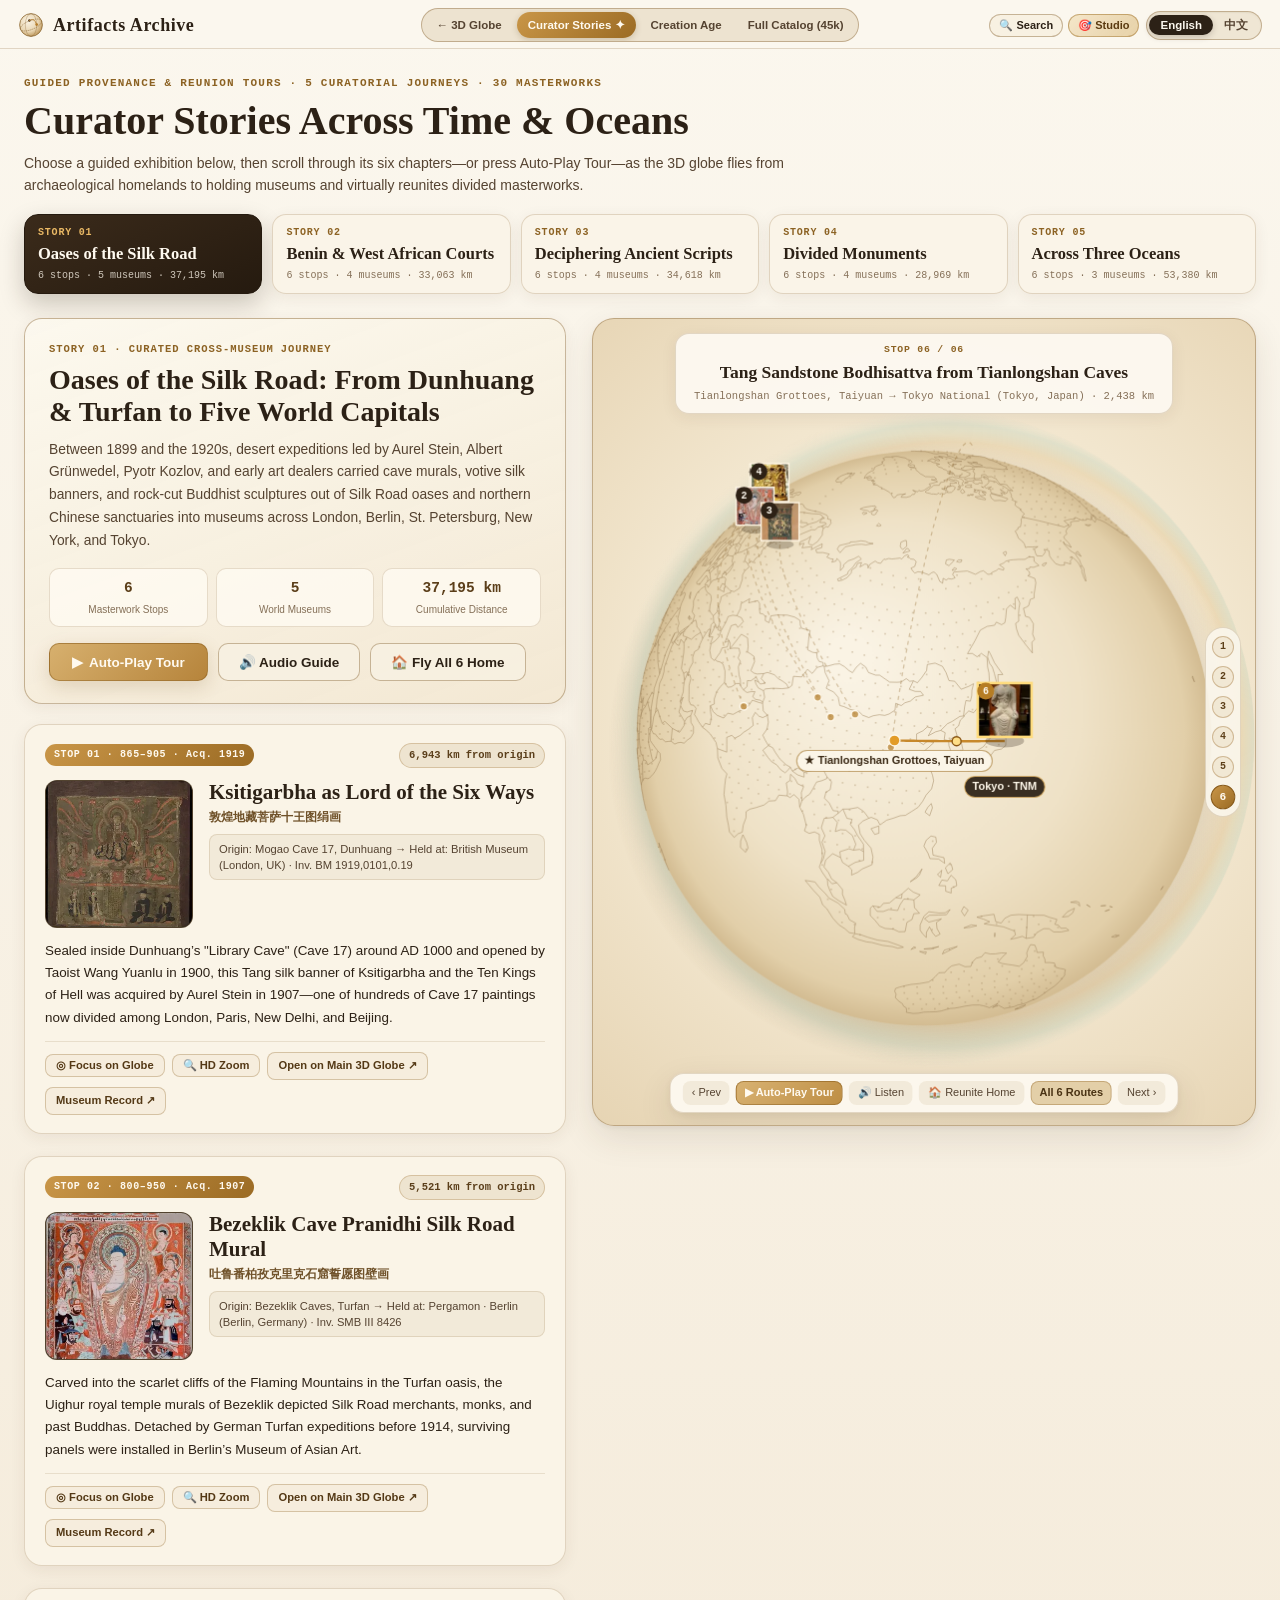
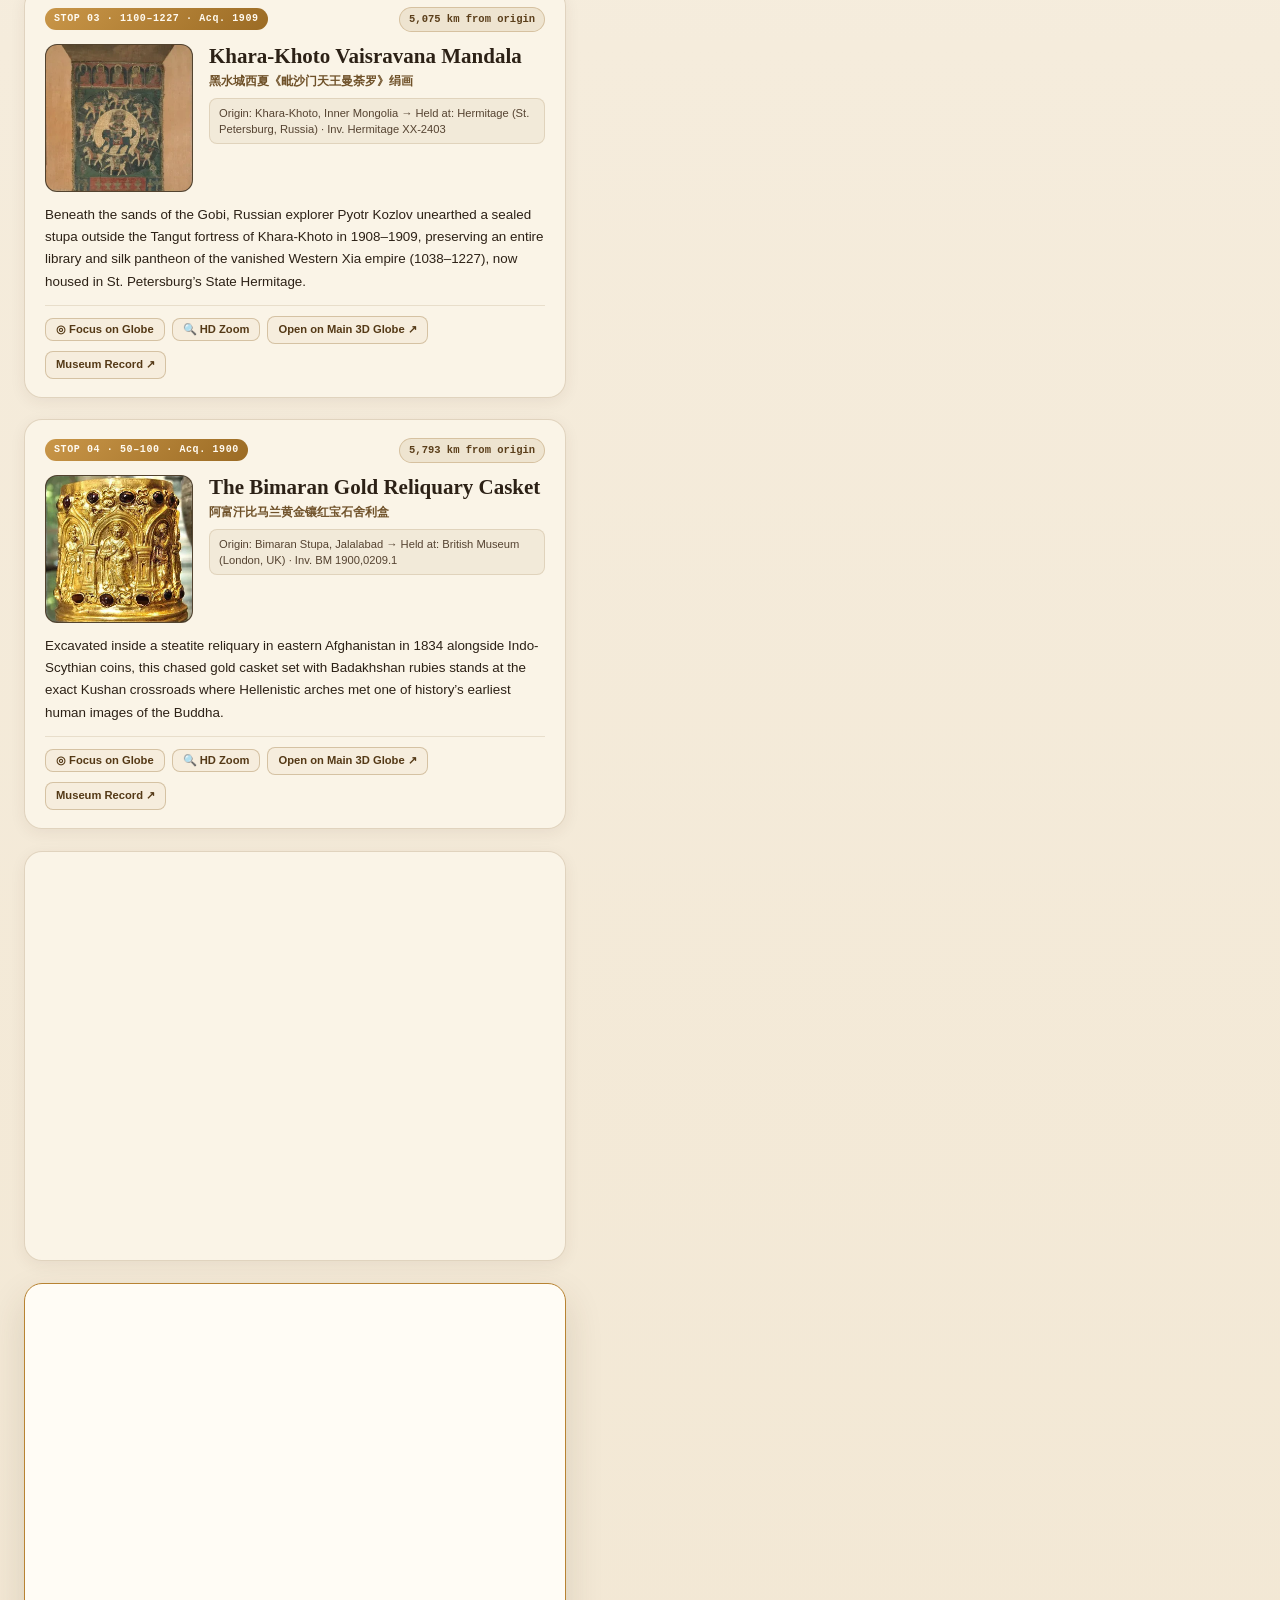
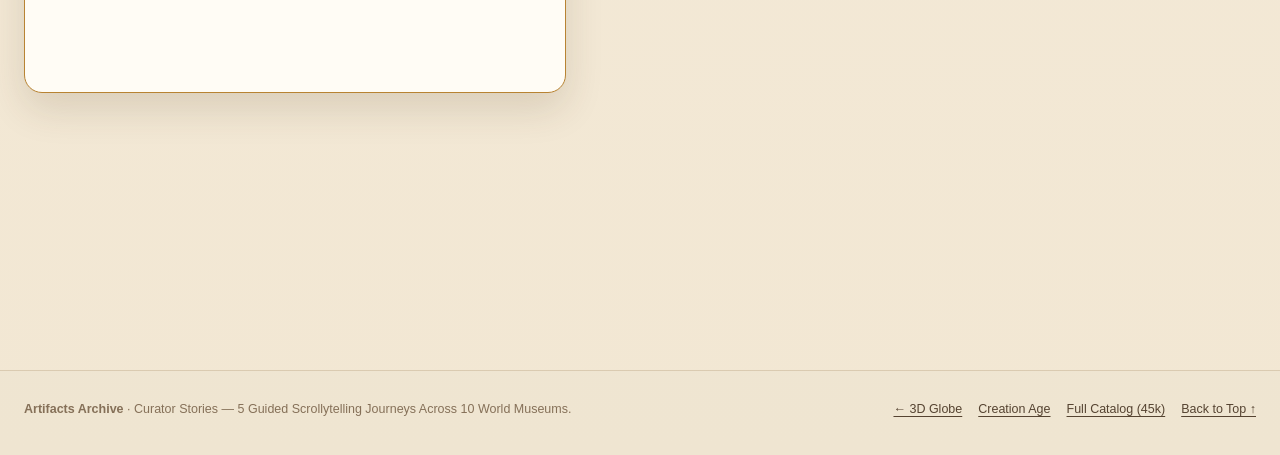
<file: public/stories.html>
<!DOCTYPE html>
<html lang="en">
<head>
  <meta charset="UTF-8" />
  <meta name="viewport" content="width=device-width, initial-scale=1.0" />
  <title>Curator Stories · 策展导览故事线 — Artifacts Archive</title>
  <meta name="description" content="Guided scrollytelling journeys across 10 world museums: trace Silk Road oases, Benin royal bronzes, ancient scripts, divided monuments, and ocean crossings on an interactive 3D provenance globe." />
  <meta property="og:title" content="Curator Stories · 策展导览故事线 — Artifacts Archive" />
  <meta property="og:description" content="5 guided scrollytelling journeys and 30 masterwork stops across 10 world museums with great-circle routes and one-click virtual reunion." />
  <meta property="og:type" content="website" />
  <link rel="icon" type="image/svg+xml" href="./favicon.svg" />
  <link rel="preconnect" href="https://fonts.googleapis.com" />
  <link rel="preconnect" href="https://fonts.gstatic.com" crossorigin />
  <link rel="preload" href="./js/assets.js?v=20" as="script" />
  <link rel="stylesheet" href="./css/styles.css?v=20" />
  <link rel="stylesheet" href="./css/stories.css?v=20" />
  <link rel="stylesheet" href="./css/studio.css?v=20" />
</head>
<body class="stories-page">
  <header id="site-nav">
    <div class="nav-inner">
      <a class="brand-link" href="./index.html" id="st-brand-back-link">
        <img class="brand-mark" src="./favicon.svg" alt="" width="26" height="26" />
        <span id="brand-primary" class="brand-text-primary" data-i18n="brandPrimary">Artifacts Archive</span>
      </a>

      <div class="st-page-switcher" role="navigation" aria-label="Exhibition lens pages">
        <a id="st-nav-prov-link" class="st-page-pill" href="./index.html" data-i18n="navProvenance">← 3D Globe</a>
        <span class="st-page-pill active" aria-current="page" data-i18n="navStoriesCurrent">Curator Stories ✦</span>
        <a id="st-nav-age-link" class="st-page-pill" href="./creation-age.html" data-i18n="navCreationAge">Creation Age</a>
        <a id="st-nav-cat-link" class="st-page-pill" href="./catalog.html" data-i18n="navCatalog">Full Catalog (45k)</a>
      </div>

      <div class="nav-right">
        <div class="lang-toggle" role="group" aria-label="Language selector">
          <button type="button" class="lang-btn active" data-lang="en" aria-pressed="true">English</button>
          <button type="button" class="lang-btn" data-lang="zh" aria-pressed="false">中文</button>
        </div>
      </div>
    </div>
  </header>

  <main>
    <!-- 01. Story Chooser Deck -->
    <section id="st-hero-deck" class="st-hero-deck">
      <div class="st-hero-top">
        <div class="st-hero-copy">
          <div class="st-eyebrow" data-i18n="stEyebrow">GUIDED PROVENANCE &amp; REUNION TOURS · 5 CURATORIAL JOURNEYS · 30 MASTERWORKS</div>
          <h1 id="st-page-title" data-i18n="stPageTitle">Curator Stories Across Time &amp; Oceans</h1>
          <p id="st-page-sub" data-i18n="stPageSub">
            Choose a guided exhibition below, then scroll through its six chapters—or press Auto-Play Tour—as the 3D globe flies from archaeological homelands to holding museums and virtually reunites divided masterworks.
          </p>
        </div>
      </div>

      <div id="st-story-tabs" class="st-story-tabs" role="tablist" aria-label="Choose a curator story"></div>
    </section>

    <!-- 02. Two-Column Scrollytelling Workspace -->
    <section id="st-scrolly-section" class="st-scrolly-section" aria-label="Interactive scrollytelling story">
      <!-- Left Narrative Column -->
      <div class="st-narrative-col">
        <article id="st-prologue-card" class="st-prologue-card">
          <div id="st-story-kicker" class="st-story-kicker"></div>
          <h2 id="st-story-heading"></h2>
          <p id="st-story-thesis" class="st-story-thesis"></p>
          <div class="st-story-kpis">
            <div class="st-mini-kpi">
              <span id="st-kpi-stops" class="st-mini-num">6</span>
              <span class="st-mini-lbl" data-i18n="kpiStops">Masterwork Stops</span>
            </div>
            <div class="st-mini-kpi">
              <span id="st-kpi-museums" class="st-mini-num">5</span>
              <span class="st-mini-lbl" data-i18n="kpiMuseums">World Museums</span>
            </div>
            <div class="st-mini-kpi">
              <span id="st-kpi-distance" class="st-mini-num">44,200 km</span>
              <span class="st-mini-lbl" data-i18n="kpiTotalDist">Cumulative Distance</span>
            </div>
          </div>
          <div class="st-prologue-actions">
            <button id="st-prologue-autoplay" type="button" class="btn-primary-gold">
              <span id="st-prologue-play-icon">▶</span>
              <span id="st-prologue-play-lbl" data-i18n="autoPlayBtn">Auto-Play Tour</span>
            </button>
            <button id="st-prologue-audio" type="button" class="btn-secondary-vellum">
              <span id="st-prologue-audio-lbl" data-i18n="audioListenBtn">🔊 Audio Guide</span>
            </button>
            <button id="st-prologue-reunite" type="button" class="btn-secondary-vellum">
              <span id="st-prologue-reunite-lbl" data-i18n="reuniteBtn">🏠 Fly All 6 Home</span>
            </button>
          </div>
        </article>

        <div id="st-chapters-list" class="st-chapters-list"></div>
      </div>

      <!-- Right Sticky 3D Story Globe Column -->
      <div class="st-globe-col">
        <div id="st-globe-stage" class="st-globe-stage">
          <canvas id="st-globe-canvas" aria-label="Interactive 3D story provenance globe"></canvas>

          <!-- Top Compact Story HUD -->
          <div id="st-stage-hud" class="st-stage-hud">
            <div id="st-hud-step" class="st-hud-step">STOP 01 / 06</div>
            <div id="st-hud-title" class="st-hud-title"></div>
            <div id="st-hud-route" class="st-hud-route"></div>
          </div>

          <!-- Progress Dots Rail -->
          <div id="st-step-dots" class="st-step-dots" role="navigation" aria-label="Story stops"></div>

          <!-- Bottom Compact Tour Dock -->
          <nav id="st-tour-dock" class="st-tour-dock" aria-label="Story tour controls">
            <button id="st-btn-prev" type="button" class="dock-btn" aria-label="Previous story stop" data-i18n="prevStopBtn">‹ Prev</button>
            <button id="st-btn-play" type="button" class="dock-btn action-highlight">
              <span id="st-dock-play-lbl">▶ Auto-Play</span>
            </button>
            <button id="st-btn-audio" type="button" class="dock-btn" data-i18n="dockAudioBtn">🔊 Listen</button>
            <button id="st-btn-reunite" type="button" class="dock-btn" data-i18n="dockReuniteBtn">🏠 Reunite Home</button>
            <button id="st-btn-arcs" type="button" class="dock-btn active" data-i18n="dockArcsBtn">All 6 Routes</button>
            <button id="st-btn-next" type="button" class="dock-btn" aria-label="Next story stop" data-i18n="nextStopBtn">Next ›</button>
          </nav>
        </div>
      </div>
    </section>
  </main>

  <div id="st-tooltip" class="st-tooltip"></div>

  <!-- High-Resolution Studio Photo Lightbox -->
  <div id="st-lightbox" class="st-lightbox" role="dialog" aria-modal="true" aria-label="High-resolution artifact photograph">
    <div class="lightbox-card">
      <button id="st-lb-close" type="button" aria-label="Close preview">×</button>
      <div class="lightbox-stage">
        <button id="st-lb-prev" type="button" class="lightbox-step-btn prev" aria-label="Previous stop">‹</button>
        <canvas id="st-lb-canvas" width="560" height="560"></canvas>
        <img id="st-lb-img" alt="" />
        <button id="st-lb-next" type="button" class="lightbox-step-btn next" aria-label="Next stop">›</button>
      </div>
      <div class="lightbox-info">
        <div>
          <div id="st-lb-kicker" class="lightbox-kicker"></div>
          <h3 id="st-lb-title"></h3>
          <p id="st-lb-desc"></p>
        </div>
        <div class="lightbox-actions">
          <a id="st-lb-obj-link" class="btn-primary-gold" href="https://www.britishmuseum.org/collection" target="_blank" rel="noopener noreferrer">Official Museum Record ↗</a>
          <a id="st-lb-globe-link" class="btn-secondary-vellum" href="./index.html" data-i18n="openMainGlobeBtn">Open on Main 3D Globe ↗</a>
        </div>
      </div>
    </div>
  </div>

  <footer id="site-footer">
    <div class="footer-inner">
      <div>
        <strong data-i18n="footerBrand">Artifacts Archive</strong>
        <span> · </span>
        <span data-i18n="stFooterNote">Curator Stories — 5 Guided Scrollytelling Journeys Across 10 World Museums.</span>
      </div>
      <div class="footer-links">
        <a id="st-footer-prov-link" href="./index.html" data-i18n="navProvenance">← 3D Globe</a>
        <a id="st-footer-age-link" href="./creation-age.html" data-i18n="navCreationAge">Creation Age</a>
        <a id="st-footer-cat-link" href="./catalog.html" data-i18n="navCatalog">Full Catalog (45k)</a>
        <a href="#st-hero-deck" data-i18n="footerTopLink">Back to Top ↑</a>
      </div>
    </div>
  </footer>

  <script src="./js/assets.js?v=20" defer></script>
  <script src="./js/studio.js?v=20" defer></script>
  <script src="./js/stories.js?v=20" defer></script>
</body>
</html>
</file>
<file: public/css/styles.css>
:root {
  --bg-vellum-light: #fbf7ee;
  --bg-vellum-mid: #f5ecdc;
  --bg-vellum-deep: #efe5d1;
  --bg-paper-card: rgba(252, 248, 240, 0.88);
  --bg-paper-strong: rgba(250, 244, 232, 0.96);
  --border-sepia: rgba(176, 150, 113, 0.34);
  --border-sepia-strong: rgba(154, 124, 82, 0.52);
  --ink-strong: #2c2116;
  --ink-body: #554331;
  --ink-muted: #857058;
  --accent-brass: #b88944;
  --accent-brass-deep: #8c6223;
  --accent-pill: #e6d4b3;
  --shadow-elevated: 0 12px 34px rgba(68, 49, 24, 0.11), 0 2px 6px rgba(68, 49, 24, 0.06);
  --shadow-subtle: 0 4px 16px rgba(68, 49, 24, 0.07);
}

*, *::before, *::after {
  box-sizing: border-box;
  font-variant-ligatures: no-contextual;
  font-feature-settings: "calt" 0, "liga" 0;
}

html {
  scroll-behavior: smooth;
  background-color: var(--bg-vellum-mid);
  color: var(--ink-strong);
}

body {
  margin: 0;
  padding: 0;
  font-family: 'Google Sans Flex', 'Noto Sans SC', -apple-system, BlinkMacSystemFont, sans-serif;
  background: linear-gradient(180deg, var(--bg-vellum-light) 0%, var(--bg-vellum-mid) 45%, #f2e7d3 100%);
  color: var(--ink-strong);
  -webkit-font-smoothing: antialiased;
  line-height: 1.6;
}

/* Official Google Symbols Vector Icons */
.gs-icon {
  width: 14px;
  height: 14px;
  fill: currentColor;
  flex-shrink: 0;
  display: inline-block;
  vertical-align: -2px;
}

.gs-icon-sm {
  width: 13px;
  height: 13px;
}

.gs-icon-lg {
  width: 16px;
  height: 16px;
}

.gs-icon-left {
  margin-right: 4px;
}

/* Sticky Top Editorial Navigation */
#site-nav {
  position: sticky;
  top: 0;
  z-index: 60;
  background: rgba(251, 247, 238, 0.96);
  border-bottom: 1px solid var(--border-sepia);
}

.nav-inner {
  max-width: 1400px;
  margin: 0 auto;
  padding: 10px 18px;
  display: flex;
  align-items: center;
  justify-content: space-between;
  gap: 10px;
}

.brand-link {
  display: inline-flex;
  align-items: center;
  gap: 9px;
  text-decoration: none;
  color: var(--ink-strong);
  white-space: nowrap;
  flex-shrink: 0;
}

.brand-mark {
  width: 26px;
  height: 26px;
  flex-shrink: 0;
}

.brand-text-primary {
  font-family: 'Cormorant Garamond', 'Noto Serif SC', Georgia, serif;
  font-weight: 700;
  font-size: 18px;
  letter-spacing: 0.03em;
  color: var(--ink-strong);
}

html[lang="zh-CN"] .brand-text-primary {
  font-family: 'Noto Serif SC', serif;
  font-size: 16.5px;
  letter-spacing: 0.08em;
}

.nav-right {
  display: flex;
  align-items: center;
  gap: 7px;
  flex-shrink: 0;
}

.lang-toggle {
  display: inline-flex;
  align-items: center;
  padding: 2px;
  border-radius: 999px;
  background: rgba(235, 223, 202, 0.72);
  border: 1px solid var(--border-sepia-strong);
  box-shadow: inset 0 1px 2px rgba(68, 49, 24, 0.06);
}

.lang-btn {
  border: none;
  background: transparent;
  color: var(--ink-body);
  font-family: inherit;
  font-size: 11.5px;
  font-weight: 600;
  padding: 4px 11px;
  border-radius: 999px;
  cursor: pointer;
  white-space: nowrap;
  transition: background 0.16s ease, color 0.16s ease, box-shadow 0.16s ease;
}

.lang-btn:hover {
  color: var(--ink-strong);
}

.lang-btn.active {
  background: var(--ink-strong);
  color: var(--bg-vellum-light);
  box-shadow: 0 2px 6px rgba(44, 33, 22, 0.22);
}

.stage-lang-toggle {
  position: absolute;
  top: 16px;
  inset-inline-end: 16px;
  z-index: 26;
  background: var(--bg-paper-card);
  box-shadow: var(--shadow-subtle);
}

.nav-links {
  display: flex;
  align-items: center;
  gap: 8px;
}

.nav-links a {
  text-decoration: none;
  font-size: 11.5px;
  font-weight: 500;
  color: var(--ink-body);
  letter-spacing: 0.01em;
  white-space: nowrap;
  padding: 4px 2px;
  border-bottom: 2px solid transparent;
  transition: color 0.16s ease, border-color 0.16s ease;
}

.nav-links a:hover,
.nav-links a.active {
  color: var(--accent-brass-deep);
}

.nav-links a.active {
  font-weight: 700;
  border-bottom-color: var(--accent-brass);
}

.nav-links a.nav-creation-pill {
  padding: 3px 9px;
  border-radius: 999px;
  border: 1px solid rgba(176, 134, 68, 0.45);
  background: linear-gradient(135deg, rgba(244, 232, 208, 0.92), rgba(232, 212, 174, 0.85));
  color: #6b4714;
  font-weight: 700;
  font-size: 11px;
}

.nav-links a.nav-creation-pill:hover {
  background: linear-gradient(135deg, #d7ae68, #b58235);
  color: #fffaf0;
  border-color: #966821;
}

.is-hidden {
  display: none !important;
}

#prologue,
#globe-section,
#masterpieces,
#methodology {
  scroll-margin-top: 86px;
}

.nav-cta-btn {
  display: inline-flex;
  align-items: center;
  gap: 5px;
  padding: 5px 11px;
  border-radius: 999px;
  border: 1px solid rgba(140, 98, 34, 0.52);
  background: linear-gradient(135deg, #d8b272, #b9873d);
  color: #fffaf0;
  font-family: inherit;
  font-size: 11.5px;
  font-weight: 600;
  white-space: nowrap;
  flex-shrink: 0;
  cursor: pointer;
  box-shadow: 0 2px 8px rgba(120, 82, 24, 0.18);
  transition: transform 0.15s ease, filter 0.15s ease;
}

.nav-cta-btn:hover {
  filter: brightness(1.05);
  transform: translateY(-1px);
}

/* Section 01: Editorial Prologue Hero */
#prologue {
  max-width: 1120px;
  margin: 0 auto;
  padding: 56px 24px 40px;
  text-align: center;
}

.catalogue-kicker {
  font-family: 'Google Sans Code', monospace;
  font-size: 11.5px;
  letter-spacing: 0.14em;
  text-transform: uppercase;
  color: var(--ink-muted);
  margin-bottom: 12px;
}

.hero-museum-bar {
  display: flex;
  width: fit-content;
  align-items: center;
  justify-content: center;
  flex-wrap: wrap;
  max-width: 980px;
  gap: 5px;
  padding: 6px 8px;
  margin: 0 auto 14px;
  border-radius: 18px;
  background: rgba(235, 223, 202, 0.72);
  border: 1px solid var(--border-sepia-strong);
  box-shadow: inset 0 1px 2px rgba(68, 49, 24, 0.06);
}

.hero-museum-pill {
  border: none;
  background: transparent;
  color: var(--ink-body);
  font-family: inherit;
  font-size: 11.5px;
  font-weight: 600;
  padding: 5px 12px;
  border-radius: 999px;
  cursor: pointer;
  white-space: nowrap;
  transition: background-color 0.15s ease, box-shadow 0.15s ease;
}

.hero-museum-pill:hover {
  color: var(--ink-strong);
  background: rgba(255, 250, 240, 0.55);
}

.hero-museum-pill.active {
  background: var(--ink-strong);
  color: #fbf7ee;
  box-shadow: 0 2px 8px rgba(44, 33, 22, 0.22);
}

.global-scale-pill {
  display: inline-block;
  margin: 0 auto 10px;
  padding: 3px 13px;
  border-radius: 999px;
  background: rgba(184, 137, 68, 0.14);
  border: 1px solid rgba(160, 118, 54, 0.34);
  color: #6b4b1e;
  font-family: 'Google Sans Code', monospace;
  font-size: 11px;
  font-weight: 600;
  letter-spacing: 0.04em;
}

/* Custom Editorial Museum Selector Dropdown (Navbar & Sidebar) */
.museum-dropdown {
  position: relative;
}

.museum-dropdown-trigger {
  display: inline-flex;
  align-items: center;
  justify-content: space-between;
  gap: 7px;
  font-family: inherit;
  cursor: pointer;
  border: 1px solid var(--border-sepia-strong);
  background: rgba(242, 232, 213, 0.85);
  color: var(--ink-strong);
  transition: background-color 0.15s ease, border-color 0.15s ease, box-shadow 0.15s ease;
}

.museum-dropdown-trigger:hover {
  background: rgba(232, 218, 192, 0.96);
  border-color: rgba(140, 102, 44, 0.62);
}

.nav-museum-dropdown .museum-dropdown-trigger {
  padding: 5px 12px;
  border-radius: 999px;
  font-size: 12px;
  font-weight: 600;
  max-width: 210px;
}

.nav-museum-dropdown .md-current-name {
  white-space: nowrap;
  overflow: hidden;
  text-overflow: ellipsis;
}

.sidebar-museum-dropdown .museum-dropdown-trigger {
  width: 100%;
  padding: 6px 10px;
  border-radius: 9px;
  background: linear-gradient(135deg, #3a2b1b, #261b11);
  border-color: #261b11;
  color: #fcf7ec;
  box-shadow: 0 3px 10px rgba(44, 33, 22, 0.18);
  text-align: left;
}

.sidebar-museum-dropdown .museum-dropdown-trigger:hover {
  background: linear-gradient(135deg, #483622, #312316);
}

.md-trigger-text {
  display: flex;
  flex-direction: row;
  align-items: baseline;
  justify-content: space-between;
  flex: 1;
  min-width: 0;
  gap: 6px;
}

.sidebar-museum-dropdown .md-current-name {
  font-size: 12px;
  font-weight: 700;
  line-height: 1.2;
  white-space: nowrap;
  overflow: hidden;
  text-overflow: ellipsis;
}

.md-current-meta {
  font-family: 'Google Sans Code', monospace;
  font-size: 9.8px;
  color: rgba(252, 247, 236, 0.78);
  white-space: nowrap;
  flex-shrink: 0;
}

.md-caret {
  font-size: 11px;
  opacity: 0.82;
  flex-shrink: 0;
  transition: transform 0.16s ease;
}

.museum-dropdown.open .md-caret {
  transform: rotate(180deg);
}

.museum-dropdown-menu {
  display: none;
  position: absolute;
  top: calc(100% + 6px);
  z-index: 80;
  background: rgba(252, 248, 240, 0.98);
  border: 1px solid var(--border-sepia-strong);
  border-radius: 12px;
  padding: 5px;
  box-shadow: 0 16px 38px rgba(42, 29, 12, 0.24);
  max-height: 452px;
  overflow-y: auto;
}

.nav-museum-dropdown .museum-dropdown-menu {
  inset-inline-end: 0;
  width: 286px;
}

.sidebar-museum-dropdown .museum-dropdown-menu {
  inset-inline: 0;
  max-height: 446px;
}

.museum-dropdown.open .museum-dropdown-menu {
  display: flex;
  flex-direction: column;
  gap: 2px;
}

.md-option {
  display: flex;
  align-items: center;
  justify-content: space-between;
  gap: 8px;
  width: 100%;
  padding: 6px 9px;
  border: none;
  border-radius: 8px;
  background: transparent;
  color: var(--ink-strong);
  font-family: inherit;
  text-align: left;
  cursor: pointer;
  transition: background-color 0.12s ease;
}

.md-option:hover {
  background: rgba(196, 154, 87, 0.18);
}

.md-option.active {
  background: rgba(184, 137, 68, 0.24);
  font-weight: 700;
}

.md-opt-left {
  display: flex;
  flex-direction: column;
  min-width: 0;
}

.md-opt-name {
  font-size: 12px;
  font-weight: 600;
  line-height: 1.25;
  white-space: nowrap;
  overflow: hidden;
  text-overflow: ellipsis;
}

.md-opt-city {
  font-size: 10px;
  color: var(--ink-muted);
  line-height: 1.2;
}

.md-opt-count {
  font-family: 'Google Sans Code', monospace;
  font-size: 10.5px;
  color: #6b4d27;
  font-weight: 600;
  flex-shrink: 0;
  font-variant-numeric: tabular-nums;
}

#prologue h1 {
  margin: 0;
  font-family: 'Cormorant Garamond', 'Noto Serif SC', Georgia, serif;
  font-size: clamp(34px, 4.8vw, 54px);
  font-weight: 700;
  letter-spacing: 0.02em;
  line-height: 1.16;
  color: var(--ink-strong);
}

html[lang="zh-CN"] #prologue h1 {
  font-family: 'Noto Serif SC', serif;
  font-size: clamp(32px, 4.6vw, 52px);
  letter-spacing: 0.12em;
  line-height: 1.2;
}

.hero-subtitle-en {
  margin: 10px auto 0;
  font-family: 'Cormorant Garamond', 'Noto Serif SC', Georgia, serif;
  font-size: clamp(20px, 2.4vw, 27px);
  font-weight: 600;
  font-style: italic;
  color: #6d5230;
  letter-spacing: 0.01em;
}

.hero-lede {
  max-width: 720px;
  margin: 20px auto 28px;
  font-size: 15px;
  line-height: 1.72;
  color: var(--ink-body);
}

.hero-actions {
  display: flex;
  align-items: center;
  justify-content: center;
  gap: 12px;
  flex-wrap: wrap;
  margin-bottom: 34px;
}

.btn-primary-gold {
  display: inline-flex;
  align-items: center;
  gap: 6px;
  padding: 10px 22px;
  border-radius: 10px;
  border: 1px solid rgba(140, 98, 34, 0.55);
  background: linear-gradient(135deg, #d7b06e, #b6843b);
  color: #fffaf0;
  font-family: inherit;
  font-size: 13.5px;
  font-weight: 600;
  cursor: pointer;
  text-decoration: none;
  box-shadow: 0 6px 18px rgba(122, 84, 26, 0.18);
  transition: transform 0.16s ease, filter 0.16s ease;
}

.btn-primary-gold:hover {
  filter: brightness(1.05);
  transform: translateY(-1px);
}

.btn-secondary-vellum {
  display: inline-flex;
  align-items: center;
  gap: 6px;
  padding: 10px 20px;
  border-radius: 10px;
  border: 1px solid var(--border-sepia-strong);
  background: rgba(248, 241, 227, 0.78);
  color: var(--ink-strong);
  font-family: inherit;
  font-size: 13.5px;
  font-weight: 600;
  cursor: pointer;
  text-decoration: none;
  transition: background 0.16s ease;
}

.btn-secondary-vellum:hover {
  background: rgba(238, 226, 204, 0.95);
}

.ledger-strip {
  max-width: 860px;
  margin: 0 auto;
  padding: 16px 12px;
  border-top: 1px solid var(--border-sepia);
  border-bottom: 1px solid var(--border-sepia);
  display: grid;
  grid-template-columns: repeat(4, 1fr);
  gap: 12px;
}

.ledger-item {
  text-align: center;
}

.ledger-link {
  display: block;
  text-decoration: none;
  background: transparent;
  border: 1px solid transparent;
  border-radius: 10px;
  padding: 6px 4px;
  font-family: inherit;
  color: inherit;
  cursor: pointer;
  transition: background 0.16s ease, border-color 0.16s ease, transform 0.16s ease;
}

.ledger-link:hover {
  background: rgba(235, 221, 194, 0.58);
  border-color: var(--border-sepia);
  transform: translateY(-1px);
}

.ledger-num {
  font-family: 'Noto Serif SC', Georgia, serif;
  font-size: 24px;
  font-weight: 700;
  color: #5f431f;
  font-variant-numeric: tabular-nums;
  line-height: 1.2;
}

.ledger-label {
  margin-top: 3px;
  font-size: 11.5px;
  color: var(--ink-muted);
  letter-spacing: 0.03em;
}

/* Section 02: Full-Viewport Interactive 3D Globe Stage */
#globe-section {
  position: relative;
  width: calc(100% - 32px);
  max-width: 1440px;
  height: min(88vh, 860px);
  min-height: 660px;
  margin: 8px auto 64px;
  border-radius: 22px;
  border: 1px solid var(--border-sepia-strong);
  background: radial-gradient(circle at 54% 48%, var(--bg-vellum-light) 0%, #f4ead8 54%, var(--bg-vellum-deep) 100%);
  box-shadow: var(--shadow-elevated);
  overflow: hidden;
  user-select: none;
}

#globe-canvas {
  position: absolute;
  inset: 0;
  width: 100%;
  height: 100%;
  cursor: grab;
  touch-action: none;
}

#globe-canvas:active {
  cursor: grabbing;
}

/* Stage Floating Header Pill */
#stage-header {
  position: absolute;
  top: 14px;
  left: 50%;
  transform: translateX(-50%);
  z-index: 20;
  background: rgba(252, 249, 242, 0.94);
  border: 1px solid var(--border-sepia);
  border-radius: 15px;
  padding: 8px 24px 7px;
  text-align: center;
  box-shadow: var(--shadow-subtle);
}

.stage-header-title {
  margin: 0;
  font-family: 'Cormorant Garamond', 'Noto Serif SC', Georgia, serif;
  font-size: 18px;
  font-weight: 700;
  letter-spacing: 0.03em;
  color: var(--ink-strong);
  line-height: 1.25;
}

a:focus-visible,
button:focus-visible,
input:focus-visible,
select:focus-visible,
[role="button"]:focus-visible {
  outline: 2px solid var(--accent-brass-deep);
  outline-offset: 2px;
}

html[lang="zh-CN"] .stage-header-title {
  font-family: 'Noto Serif SC', serif;
  font-size: 17px;
  letter-spacing: 0.14em;
}

#header-sub {
  margin-top: 2px;
  font-family: 'Google Sans Code', monospace;
  font-size: 11px;
  color: var(--ink-muted);
  letter-spacing: 0.03em;
}

#active-country-banner {
  margin-top: 3px;
  font-size: 13px;
  font-weight: 700;
  color: var(--ink-body);
  display: none;
}

#active-country-banner.visible {
  display: block;
}

#flight-banner {
  position: absolute;
  top: 84px;
  left: 50%;
  transform: translateX(-50%);
  z-index: 21;
  background: rgba(50, 38, 26, 0.88);
  color: #faf3e4;
  padding: 5px 16px;
  border-radius: 999px;
  font-family: 'Google Sans Code', monospace;
  font-size: 11.5px;
  letter-spacing: 0.04em;
  box-shadow: 0 6px 20px rgba(32, 22, 10, 0.22);
  display: none;
  pointer-events: none;
  white-space: nowrap;
}

#flight-banner.visible {
  display: block;
}

/* Mobile Country Drawer Toggle */
#mobile-drawer-btn {
  display: none;
  position: absolute;
  top: 14px;
  left: 14px;
  z-index: 32;
  padding: 7px 12px;
  border-radius: 10px;
  border: 1px solid var(--border-sepia-strong);
  background: var(--bg-paper-strong);
  color: var(--ink-strong);
  font-family: inherit;
  font-size: 12px;
  font-weight: 600;
  cursor: pointer;
  box-shadow: var(--shadow-subtle);
}

/* Left Collapsible Country Explorer Sidebar */
#left-sidebar {
  position: absolute;
  top: 14px;
  left: 14px;
  bottom: 14px;
  width: 280px;
  z-index: 25;
  background: var(--bg-paper-card);
  border: 1px solid var(--border-sepia);
  border-radius: 16px;
  box-shadow: var(--shadow-elevated);
  display: flex;
  flex-direction: column;
  overflow: hidden;
  transition: transform 0.24s ease, height 0.24s ease;
}

#left-sidebar.collapsed {
  bottom: auto;
  height: 40px;
}

.sidebar-museum-switcher {
  padding: 0 10px 6px;
  margin-bottom: 5px;
  border-bottom: 1px solid rgba(176, 150, 113, 0.22);
  flex-shrink: 0;
}

/* By Museum | By Homeland Lens Switcher */
.globe-lens-switch {
  display: grid;
  grid-template-columns: 1fr 1fr;
  gap: 4px;
  margin: 0 10px 6px;
  padding: 2.5px;
  border-radius: 9px;
  background: rgba(226, 212, 188, 0.65);
  border: 1px solid rgba(168, 138, 96, 0.34);
  flex-shrink: 0;
}

.lens-btn {
  border: none;
  border-radius: 7px;
  background: transparent;
  color: var(--ink-body);
  font-family: inherit;
  font-size: 10.5px;
  font-weight: 600;
  padding: 4px 4px;
  cursor: pointer;
  white-space: nowrap;
  overflow: hidden;
  text-overflow: ellipsis;
  transition: background-color 0.14s ease;
}

.lens-btn:hover {
  background: rgba(255, 250, 240, 0.55);
  color: var(--ink-strong);
}

.lens-btn.active {
  background: linear-gradient(135deg, #c99648, #9d6d26);
  color: #fffaf0;
  box-shadow: 0 2px 6px rgba(92, 62, 18, 0.22);
}

.homeland-dropdown-menu {
  max-height: 360px;
  overflow-y: auto;
}

/* Homeland 10-Museum Breakdown (Compact Pill Strip Default + Optional Bars) */
.homeland-museum-breakdown {
  display: flex;
  flex-direction: column;
  gap: 4px;
  margin-bottom: 6px;
  padding: 5px 7px 6px;
  border-radius: 9px;
  background: rgba(236, 225, 205, 0.55);
  border: 1px solid rgba(176, 150, 113, 0.28);
  flex-shrink: 0;
}

.homeland-museum-breakdown.bars-open {
  max-height: 152px;
  overflow-y: auto;
}

.hm-break-title {
  display: flex;
  align-items: center;
  justify-content: space-between;
  gap: 6px;
  font-family: 'Google Sans Code', monospace;
  font-size: 9px;
  font-weight: 600;
  letter-spacing: 0.05em;
  text-transform: uppercase;
  color: var(--ink-muted);
}

.hm-break-actions {
  display: inline-flex;
  align-items: center;
  gap: 6px;
}

.hm-reset-chip,
.hm-toggle-bars-btn {
  border: none;
  background: transparent;
  color: var(--accent-brass-deep);
  font-family: inherit;
  font-size: 9.5px;
  font-weight: 700;
  cursor: pointer;
  padding: 0 2px;
}

.hm-reset-chip {
  text-decoration: underline;
}

.hm-chip-strip {
  display: flex;
  flex-wrap: wrap;
  gap: 3.5px;
  max-height: 50px;
  overflow-y: auto;
}

.hm-mini-chip {
  display: inline-flex;
  align-items: center;
  gap: 3px;
  padding: 2px 6px;
  border-radius: 6px;
  border: 1px solid rgba(176, 150, 113, 0.34);
  background: rgba(251, 246, 236, 0.85);
  color: var(--ink-strong);
  font-family: inherit;
  font-size: 10px;
  font-weight: 600;
  line-height: 1.25;
  cursor: pointer;
  white-space: nowrap;
  transition: background-color 0.12s ease;
}

.hm-mini-chip:hover {
  background: rgba(224, 206, 173, 0.92);
}

.hm-mini-chip.active {
  background: var(--ink-strong);
  border-color: var(--ink-strong);
  color: #fbf7ee;
}

.hm-mini-cnt {
  font-family: 'Google Sans Code', monospace;
  font-size: 9.5px;
  color: var(--ink-muted);
  font-variant-numeric: tabular-nums;
}

.hm-mini-chip.active .hm-mini-cnt {
  color: #f4d89e;
}

.hm-museum-row {
  display: grid;
  grid-template-columns: minmax(0, 1.3fr) minmax(36px, 0.9fr) auto;
  align-items: center;
  gap: 6px;
  width: 100%;
  border: 1px solid transparent;
  border-radius: 6px;
  background: transparent;
  padding: 2.5px 5px;
  font-family: inherit;
  font-size: 10.5px;
  color: var(--ink-strong);
  cursor: pointer;
  text-align: left;
  transition: background-color 0.12s ease;
}

.hm-museum-row:hover {
  background: rgba(196, 154, 87, 0.18);
}

.hm-museum-row.active {
  background: rgba(44, 33, 22, 0.90);
  color: #fbf7ee;
}

.hm-museum-row.active .hm-museum-cnt {
  color: #f4d89e;
}

.hm-museum-name {
  white-space: nowrap;
  overflow: hidden;
  text-overflow: ellipsis;
  font-weight: 600;
}

.hm-museum-bar {
  height: 4px;
  border-radius: 99px;
  background: rgba(176, 150, 113, 0.25);
  overflow: hidden;
}

.hm-museum-fill {
  display: block;
  height: 100%;
  border-radius: 99px;
  background: linear-gradient(90deg, #cfa35c, #996c28);
}

.hm-museum-cnt {
  font-family: 'Google Sans Code', monospace;
  font-size: 10px;
  color: var(--ink-muted);
  font-variant-numeric: tabular-nums;
}

.modal-pill-museum {
  background: var(--ink-strong);
  border-color: var(--ink-strong);
  color: #fbf7ee;
}

.sidebar-museum-label {
  display: none;
}

.sidebar-topbar {
  display: flex;
  align-items: center;
  justify-content: space-between;
  padding: 7px 12px 5px;
  flex-shrink: 0;
}

#sidebar-heading {
  font-size: 12.5px;
  font-weight: 600;
  color: var(--ink-body);
}

#sidebar-collapse-btn {
  width: 24px;
  height: 24px;
  border: none;
  border-radius: 6px;
  background: transparent;
  color: var(--ink-muted);
  font-size: 16px;
  line-height: 1;
  cursor: pointer;
  display: flex;
  align-items: center;
  justify-content: center;
}

#sidebar-collapse-btn:hover {
  background: rgba(180, 150, 110, 0.18);
  color: var(--ink-strong);
}

.sidebar-tabs {
  display: grid;
  grid-template-columns: 1fr 1fr;
  gap: 5px;
  padding: 0 10px 5px;
  flex-shrink: 0;
}

.sidebar-tab {
  border: 1px solid rgba(176, 150, 113, 0.34);
  background: rgba(238, 227, 206, 0.55);
  color: var(--ink-muted);
  font-family: inherit;
  font-size: 10.8px;
  font-weight: 600;
  padding: 4px 6px;
  border-radius: 8px;
  cursor: pointer;
  white-space: nowrap;
  overflow: hidden;
  text-overflow: ellipsis;
  transition: background-color 0.14s ease, border-color 0.14s ease;
}

.sidebar-tab:hover {
  background: rgba(226, 210, 181, 0.85);
  color: var(--ink-strong);
}

.sidebar-tab.active {
  background: var(--ink-strong);
  border-color: var(--ink-strong);
  color: #fbf7ee;
}

.search-wrap {
  padding: 0 10px 6px;
  flex-shrink: 0;
}

.search-box {
  display: flex;
  align-items: center;
  gap: 6px;
  background: rgba(232, 220, 199, 0.58);
  border: 1px solid rgba(176, 150, 113, 0.28);
  border-radius: 8px;
  padding: 4.5px 9px;
}

#search-clear-btn {
  display: none;
  border: none;
  background: transparent;
  color: var(--ink-muted);
  font-size: 15px;
  line-height: 1;
  padding: 0 2px;
  cursor: pointer;
}

#search-clear-btn.visible {
  display: inline-block;
}

.search-icon {
  display: inline-flex;
  align-items: center;
  color: var(--ink-muted);
  flex-shrink: 0;
}

#country-search-input {
  border: none;
  outline: none;
  background: transparent;
  width: 100%;
  font-size: 12px;
  color: var(--ink-strong);
  font-family: inherit;
}

#country-search-input::placeholder {
  color: var(--ink-muted);
}

#country-list-view {
  flex: 1;
  overflow-y: auto;
  padding: 0 8px 10px;
}

.country-row {
  display: flex;
  align-items: center;
  justify-content: space-between;
  gap: 8px;
  width: 100%;
  border: none;
  background: transparent;
  padding: 6px 8px;
  border-radius: 8px;
  cursor: pointer;
  text-align: left;
  font-family: inherit;
  color: var(--ink-strong);
  transition: background 0.14s ease;
}

.country-row.is-host-row {
  background: rgba(196, 154, 87, 0.10);
}

.country-row:hover {
  background: rgba(196, 154, 87, 0.18);
}

.country-row-name {
  display: flex;
  align-items: center;
  flex: 1;
  min-width: 0;
  font-size: 12px;
  font-weight: 500;
}

.country-row-label-text {
  white-space: nowrap;
  overflow: hidden;
  text-overflow: ellipsis;
}

.host-badge {
  display: inline-block;
  flex-shrink: 0;
  margin-inline-start: 5px;
  padding: 1px 5px;
  border-radius: 5px;
  font-size: 9.5px;
  font-weight: 700;
  line-height: 1.35;
  background: rgba(184, 137, 68, 0.22);
  border: 1px solid rgba(160, 114, 44, 0.42);
  color: #6f4b18;
}

.country-row-right {
  display: flex;
  align-items: center;
  gap: 6px;
  flex-shrink: 0;
}

.country-bar-track {
  width: 44px;
  height: 5px;
  border-radius: 99px;
  background: rgba(180, 154, 118, 0.22);
  overflow: hidden;
}

.country-bar-fill {
  display: block;
  height: 100%;
  border-radius: 99px;
  background: linear-gradient(90deg, #cda25e, #9f7536);
}

.country-row-count {
  font-family: 'Google Sans Code', monospace;
  font-size: 11px;
  color: var(--ink-muted);
  min-width: 26px;
  text-align: right;
  font-variant-numeric: tabular-nums;
}

#country-detail-view {
  display: none;
  flex-direction: column;
  flex: 1;
  min-height: 0;
  padding: 0 10px 10px;
}

#country-detail-view.active {
  display: flex;
}

.detail-header-row {
  display: flex;
  align-items: center;
  justify-content: space-between;
  gap: 8px;
  margin-bottom: 4px;
  flex-shrink: 0;
}

#detail-country-title {
  font-size: 13px;
  font-weight: 700;
  color: #6f512b;
  white-space: nowrap;
  overflow: hidden;
  text-overflow: ellipsis;
}

#back-to-countries-btn {
  display: inline-flex;
  align-items: center;
  gap: 3px;
  border: 1px solid rgba(176, 150, 113, 0.38);
  background: rgba(240, 230, 211, 0.72);
  color: var(--ink-body);
  font-family: inherit;
  font-size: 10.5px;
  font-weight: 500;
  padding: 2px 7px;
  border-radius: 6px;
  cursor: pointer;
  flex-shrink: 0;
}

#back-to-countries-btn:hover {
  background: rgba(226, 209, 180, 0.95);
}

.kpi-grid {
  display: grid;
  grid-template-columns: 1fr 1fr;
  gap: 6px;
  margin-bottom: 6px;
  flex-shrink: 0;
}

.kpi-card {
  display: flex;
  align-items: baseline;
  justify-content: center;
  gap: 4px;
  background: rgba(236, 225, 205, 0.62);
  border: 1px solid rgba(176, 150, 113, 0.24);
  border-radius: 8px;
  padding: 4px 6px;
  text-align: center;
}

.kpi-val {
  font-size: 12px;
  font-weight: 700;
  color: #6b4d27;
  line-height: 1.2;
  font-variant-numeric: tabular-nums;
  white-space: nowrap;
  flex-shrink: 0;
}

.kpi-lbl {
  margin-top: 0;
  font-size: 9.8px;
  color: var(--ink-muted);
  white-space: nowrap;
  overflow: hidden;
  text-overflow: ellipsis;
}

#artifact-thumb-grid {
  flex: 1;
  min-height: 0;
  overflow-y: auto;
  display: grid;
  grid-template-columns: repeat(2, minmax(0, 1fr));
  grid-auto-rows: max-content;
  gap: 8px;
  align-content: start;
  padding-right: 3px;
}

.thumb-card {
  position: relative;
  width: 100%;
  aspect-ratio: 1 / 1;
  border-radius: 9px;
  overflow: hidden;
  border: 1px solid rgba(150, 122, 82, 0.32);
  background: #231f1a;
  cursor: pointer;
  padding: 0;
  transition: transform 0.16s ease, box-shadow 0.16s ease, border-color 0.16s ease;
}

.thumb-card:hover {
  transform: translateY(-1px);
  border-color: #c49a57;
  box-shadow: 0 6px 14px rgba(50, 34, 14, 0.22);
}

.thumb-card.selected {
  border: 2px solid #d19b43;
}

.thumb-card canvas {
  width: 100%;
  height: 100%;
  display: block;
}

.thumb-caption {
  position: absolute;
  inset-inline: 0;
  bottom: 0;
  padding: 14px 6px 4px;
  background: linear-gradient(to top, rgba(20, 15, 10, 0.86) 0%, rgba(20, 15, 10, 0) 100%);
  color: #f6efe2;
  font-size: 10px;
  line-height: 1.2;
  white-space: nowrap;
  overflow: hidden;
  text-overflow: ellipsis;
  text-align: left;
}

/* Artifact Detail Modal inside Globe Stage */
#artifact-modal {
  position: absolute;
  bottom: calc(var(--dock-h, 76px) + 22px);
  left: 50%;
  transform: translateX(-50%);
  width: min(740px, calc(100% - 36px));
  z-index: 30;
  background: var(--bg-paper-strong);
  border: 1px solid rgba(176, 150, 113, 0.45);
  border-radius: 16px;
  padding: 14px;
  box-shadow: 0 18px 46px rgba(56, 38, 16, 0.20);
  display: none;
  gap: 15px;
  align-items: stretch;
  transition: bottom 0.2s ease, left 0.22s ease, width 0.22s ease;
}

#artifact-modal.scrubber-offset {
  bottom: calc(var(--dock-h, 186px) + 22px);
}

/* Integrated Historical Timeline Drawer inside Unified Bottom Dock */
.timeline-scrubber {
  width: 100%;
  display: none;
  flex-direction: column;
  align-items: center;
  gap: 6px;
  padding-bottom: 8px;
  margin-bottom: 2px;
  border-bottom: 1px solid rgba(176, 150, 113, 0.30);
}

.timeline-scrubber.open {
  display: flex;
}

.tl-top-row {
  display: flex;
  align-items: center;
  gap: 7px;
  width: 100%;
}

.tl-mode-tag {
  font-family: 'Google Sans Code', monospace;
  font-size: 9.5px;
  font-weight: 700;
  letter-spacing: 0.06em;
  text-transform: uppercase;
  color: #6e4b19;
  background: rgba(235, 224, 204, 0.65);
  border: 1px solid rgba(168, 134, 82, 0.34);
  border-radius: 8px;
  padding: 4px 7px;
  line-height: 1.1;
  white-space: nowrap;
  flex-shrink: 0;
}

.tl-creation-link {
  text-decoration: none;
  border: 1px solid rgba(168, 130, 74, 0.44);
  border-radius: 8px;
  background: rgba(235, 224, 204, 0.65);
  color: #5b3e1b;
  font-size: 11px;
  font-weight: 600;
  padding: 4px 9px;
  line-height: 1.25;
  white-space: nowrap;
  flex-shrink: 0;
  transition: all 0.15s ease;
}

.tl-creation-link:hover {
  background: #e3cfa8;
  color: var(--ink-strong);
}

.tl-play-btn {
  width: 25px;
  height: 25px;
  border-radius: 8px;
  border: 1px solid rgba(140, 98, 34, 0.55);
  background: linear-gradient(135deg, #d8b272, #b48136);
  color: #fffaf0;
  font-size: 10.5px;
  line-height: 1;
  cursor: pointer;
  display: inline-flex;
  align-items: center;
  justify-content: center;
  flex-shrink: 0;
  box-shadow: 0 2px 6px rgba(92, 62, 18, 0.16);
}

.tl-play-btn:hover {
  filter: brightness(1.06);
}

.tl-year-badge {
  font-family: 'Google Sans Code', monospace;
  font-size: 11.5px;
  font-weight: 700;
  color: #5b3e1b;
  background: rgba(235, 224, 204, 0.68);
  border: 1px solid rgba(168, 134, 82, 0.36);
  border-radius: 8px;
  padding: 3px 8px;
  min-width: 74px;
  text-align: center;
  font-variant-numeric: tabular-nums;
  flex-shrink: 0;
}

#tl-slider {
  flex: 1;
  min-width: 110px;
  accent-color: #b48136;
  cursor: pointer;
  height: 4px;
}

.tl-count-readout {
  font-family: 'Google Sans Code', monospace;
  font-size: 11px;
  font-weight: 600;
  color: var(--ink-muted);
  white-space: nowrap;
  font-variant-numeric: tabular-nums;
  flex-shrink: 0;
}

.tl-reset-btn {
  border: 1px solid transparent;
  border-radius: 8px;
  background: rgba(235, 224, 204, 0.56);
  color: var(--ink-body);
  font-family: inherit;
  font-size: 11px;
  font-weight: 500;
  padding: 4px 8px;
  line-height: 1.25;
  cursor: pointer;
  white-space: nowrap;
  flex-shrink: 0;
  transition: all 0.15s ease;
}

.tl-reset-btn:hover {
  background: rgba(223, 207, 179, 0.88);
  color: var(--ink-strong);
}

.tl-reset-btn.active {
  background: #e3cfa8;
  border-color: rgba(168, 130, 74, 0.5);
  color: #5b3e1b;
  font-weight: 700;
}

.tl-close-btn {
  border: none;
  border-radius: 6px;
  background: transparent;
  color: var(--ink-muted);
  font-size: 15px;
  line-height: 1;
  width: 22px;
  height: 22px;
  padding: 0;
  cursor: pointer;
  display: inline-flex;
  align-items: center;
  justify-content: center;
  flex-shrink: 0;
}

.tl-close-btn:hover {
  background: rgba(180, 150, 110, 0.18);
  color: var(--ink-strong);
}

.tl-bottom-row {
  display: flex;
  flex-direction: column;
  align-items: center;
  gap: 4px;
  width: 100%;
}

.tl-milestones {
  display: flex;
  align-items: center;
  justify-content: safe center;
  gap: 5px;
  flex-wrap: nowrap;
  width: 100%;
  overflow-x: auto;
  scrollbar-width: none;
}

.tl-milestones::-webkit-scrollbar {
  display: none;
}

.tl-milestone-chip {
  border: 1px solid transparent;
  border-radius: 8px;
  background: rgba(235, 224, 204, 0.56);
  color: var(--ink-body);
  font-family: inherit;
  font-size: 10.5px;
  font-weight: 500;
  padding: 3.5px 7.5px;
  line-height: 1.25;
  cursor: pointer;
  white-space: nowrap;
  flex-shrink: 0;
  transition: all 0.15s ease;
}

.tl-milestone-chip:hover {
  background: rgba(223, 207, 179, 0.88);
  color: var(--ink-strong);
}

.tl-milestone-chip.active {
  background: #e3cfa8;
  border-color: rgba(168, 130, 74, 0.55);
  color: #5b3e1b;
  font-weight: 700;
}

.tl-era-caption {
  font-size: 11px;
  color: var(--ink-muted);
  text-align: center;
  white-space: nowrap;
  overflow: hidden;
  text-overflow: ellipsis;
  max-width: 100%;
}

#artifact-modal.open {
  display: flex;
}

#modal-preview-wrap {
  position: relative;
  width: 164px;
  height: 164px;
  border-radius: 12px;
  overflow: hidden;
  flex-shrink: 0;
  border: 1px solid rgba(150, 122, 82, 0.42);
  background: #1f1b17;
  padding: 0;
  cursor: zoom-in;
}

#modal-preview-canvas {
  width: 100%;
  height: 100%;
  display: block;
  transition: transform 0.2s ease;
}

#modal-preview-wrap:hover #modal-preview-canvas {
  transform: scale(1.04);
}

.zoom-badge {
  position: absolute;
  right: 6px;
  bottom: 6px;
  padding: 2px 7px;
  border-radius: 6px;
  background: rgba(24, 18, 12, 0.78);
  color: #f6ebda;
  font-family: 'Google Sans Code', monospace;
  font-size: 9.5px;
  font-weight: 600;
  pointer-events: none;
}

.modal-badge-row {
  display: flex;
  align-items: center;
  gap: 6px;
  flex-wrap: wrap;
  margin-bottom: 4px;
}

.modal-pill {
  display: inline-block;
  padding: 2px 8px;
  border-radius: 999px;
  background: rgba(214, 184, 134, 0.34);
  border: 1px solid rgba(164, 132, 86, 0.32);
  color: #5c411e;
  font-size: 10.5px;
  font-weight: 600;
}

.modal-pill-code {
  font-family: 'Google Sans Code', monospace;
  background: rgba(235, 224, 204, 0.7);
  color: var(--ink-muted);
}

.modal-body {
  flex: 1;
  min-width: 0;
  display: flex;
  flex-direction: column;
  justify-content: space-between;
  position: relative;
  padding-inline-end: 78px;
}

.modal-nav-controls {
  position: absolute;
  top: -2px;
  inset-inline-end: -2px;
  display: inline-flex;
  align-items: center;
  gap: 3px;
}

.modal-step-btn {
  width: 24px;
  height: 24px;
  border: 1px solid rgba(176, 150, 113, 0.36);
  border-radius: 6px;
  background: rgba(242, 232, 213, 0.75);
  color: var(--ink-body);
  font-size: 15px;
  line-height: 1;
  cursor: pointer;
  display: inline-flex;
  align-items: center;
  justify-content: center;
}

.modal-step-btn:hover {
  background: rgba(226, 210, 181, 0.96);
  color: var(--ink-strong);
}

#modal-close-btn {
  width: 26px;
  height: 26px;
  border: none;
  border-radius: 50%;
  background: transparent;
  color: var(--ink-muted);
  cursor: pointer;
  display: flex;
  align-items: center;
  justify-content: center;
}

#modal-close-btn:hover {
  background: rgba(180, 150, 110, 0.18);
  color: var(--ink-strong);
}

#modal-title {
  margin: 0;
  font-size: 15px;
  font-weight: 700;
  color: var(--ink-strong);
  line-height: 1.3;
}

#modal-meta {
  margin-top: 4px;
  font-size: 11px;
  color: var(--ink-muted);
  line-height: 1.35;
}

#modal-desc {
  margin: 7px 0 9px;
  font-size: 12px;
  color: var(--ink-body);
  line-height: 1.48;
  display: -webkit-box;
  -webkit-line-clamp: 3;
  -webkit-box-orient: vertical;
  overflow: hidden;
}

.modal-actions {
  display: flex;
  align-items: center;
  gap: 8px;
  flex-wrap: wrap;
}

.modal-action-link,
.modal-share-btn {
  display: inline-flex;
  align-items: center;
  gap: 5px;
  padding: 5px 12px;
  border-radius: 8px;
  font-family: inherit;
  font-size: 11.5px;
  font-weight: 600;
  text-decoration: none;
  cursor: pointer;
  transition: background 0.15s ease;
}

.modal-action-link {
  background: linear-gradient(135deg, #d8b272, #b6843b);
  border: 1px solid rgba(140, 98, 34, 0.55);
  color: #fffaf0;
  box-shadow: 0 2px 8px rgba(120, 82, 24, 0.18);
}

.modal-action-link:hover {
  filter: brightness(1.06);
}

.modal-share-btn {
  background: rgba(244, 236, 221, 0.9);
  border: 1px solid var(--border-sepia);
  color: var(--ink-body);
}

.modal-share-btn:hover {
  background: #ebe0cb;
}

/* Hover Tooltip on 3D Globe */
#globe-tooltip {
  position: fixed;
  z-index: 70;
  pointer-events: none;
  background: rgba(252, 249, 242, 0.96);
  border: 1px solid rgba(176, 150, 113, 0.45);
  border-radius: 8px;
  padding: 4px 10px;
  font-size: 11.5px;
  font-weight: 600;
  color: var(--ink-strong);
  box-shadow: 0 4px 14px rgba(55, 38, 16, 0.14);
  white-space: nowrap;
  display: none;
}

/* Bottom Unified Floating Control Dock */
#bottom-dock {
  position: absolute;
  bottom: 12px;
  left: 50%;
  transform: translateX(-50%);
  z-index: 26;
  background: rgba(252, 248, 239, 0.97);
  border: 1px solid var(--border-sepia);
  border-radius: 16px;
  padding: 9px 16px;
  box-shadow: var(--shadow-elevated);
  display: flex;
  flex-direction: column;
  gap: 6px;
  align-items: stretch;
  width: min(868px, calc(100% - 28px));
  transition: left 0.22s ease, width 0.22s ease;
}

@media (min-width: 921px) {
  #globe-section:has(#left-sidebar:not(.collapsed)) #bottom-dock {
    left: calc(50% + 147px);
    width: min(868px, calc(100% - 322px));
  }

  #globe-section:has(#left-sidebar:not(.collapsed)) #artifact-modal {
    left: calc(50% + 147px);
    width: min(740px, calc(100% - 322px));
  }

  #globe-section:has(#left-sidebar:not(.collapsed)) #stage-header,
  #globe-section:has(#left-sidebar:not(.collapsed)) #flight-banner {
    left: calc(50% + 147px);
    max-width: calc(100% - 584px);
  }
}

.dock-row {
  display: flex;
  align-items: center;
  gap: 6px;
  flex-wrap: wrap;
  justify-content: center;
}

.dock-stat {
  font-size: 11.5px;
  color: var(--ink-muted);
  margin-right: 4px;
  font-variant-numeric: tabular-nums;
}

.dock-stat strong {
  color: #6f512b;
  font-weight: 700;
}

.dock-btn {
  border: 1px solid transparent;
  background: rgba(235, 224, 204, 0.56);
  color: var(--ink-body);
  font-family: inherit;
  font-size: 11px;
  font-weight: 500;
  padding: 4px 8px;
  border-radius: 8px;
  white-space: nowrap;
  cursor: pointer;
  transition: all 0.15s ease;
  line-height: 1.25;
}

.dock-btn:hover {
  background: rgba(223, 207, 179, 0.88);
  color: var(--ink-strong);
}

.dock-btn.active {
  background: #e3cfa8;
  border-color: rgba(168, 130, 74, 0.5);
  color: #4a3314;
  font-weight: 600;
}

.dock-btn.action-highlight {
  background: linear-gradient(135deg, #d8b272, #be8e44);
  color: #fffaf0;
  border-color: rgba(140, 98, 34, 0.55);
  font-weight: 600;
}

.dock-btn.action-highlight:hover {
  filter: brightness(1.05);
}

.size-control {
  display: inline-flex;
  align-items: center;
  gap: 6px;
  margin-left: 4px;
  font-size: 11.5px;
  color: var(--ink-muted);
}

#size-slider {
  width: 68px;
  accent-color: #9e7436;
  cursor: pointer;
}

#size-readout {
  font-family: 'Google Sans Code', monospace;
  font-size: 11px;
  color: var(--ink-strong);
  min-width: 22px;
  font-variant-numeric: tabular-nums;
}

/* Section 03: Curated Masterpieces Exhibition Gallery */
.editorial-section {
  max-width: 1280px;
  margin: 0 auto;
  padding: 56px 24px;
}

.section-header {
  max-width: 720px;
  margin-bottom: 28px;
}

.section-eyebrow {
  font-family: 'Google Sans Code', monospace;
  font-size: 11px;
  letter-spacing: 0.14em;
  text-transform: uppercase;
  color: var(--accent-brass-deep);
  margin-bottom: 6px;
}

.section-header h2 {
  margin: 0;
  font-family: 'Cormorant Garamond', 'Noto Serif SC', Georgia, serif;
  font-size: clamp(26px, 3.2vw, 36px);
  color: var(--ink-strong);
  letter-spacing: 0.02em;
  line-height: 1.2;
}

html[lang="zh-CN"] .section-header h2 {
  font-family: 'Noto Serif SC', serif;
  font-size: clamp(24px, 3vw, 33px);
}

.section-header p {
  margin: 10px 0 0;
  font-size: 14.5px;
  color: var(--ink-body);
}

.gallery-toolbar {
  display: flex;
  align-items: center;
  justify-content: space-between;
  gap: 12px;
  flex-wrap: wrap;
  margin-bottom: 14px;
}

.gallery-scope-toggle {
  display: inline-flex;
  align-items: center;
  padding: 3px;
  border-radius: 999px;
  background: rgba(235, 223, 202, 0.72);
  border: 1px solid var(--border-sepia-strong);
}

.scope-btn {
  border: none;
  background: transparent;
  color: var(--ink-body);
  font-family: inherit;
  font-size: 12px;
  font-weight: 600;
  padding: 5px 14px;
  border-radius: 999px;
  cursor: pointer;
  white-space: nowrap;
  transition: background-color 0.14s ease;
}

.scope-btn:hover {
  color: var(--ink-strong);
}

.scope-btn.active {
  background: var(--ink-strong);
  color: #fbf7ee;
  box-shadow: 0 2px 6px rgba(44, 33, 22, 0.20);
}

.gallery-search-box {
  display: flex;
  align-items: center;
  gap: 7px;
  min-width: 260px;
  flex: 0 1 340px;
  background: rgba(250, 244, 232, 0.85);
  border: 1px solid var(--border-sepia-strong);
  border-radius: 999px;
  padding: 6px 14px;
  color: var(--ink-muted);
}

#gallery-search-input {
  border: none;
  outline: none;
  background: transparent;
  width: 100%;
  font-family: inherit;
  font-size: 12.5px;
  color: var(--ink-strong);
}

#gallery-search-input::placeholder {
  color: var(--ink-muted);
}

#gallery-search-clear {
  display: none;
  border: none;
  background: transparent;
  color: var(--ink-muted);
  font-size: 16px;
  line-height: 1;
  padding: 0 2px;
  cursor: pointer;
}

#gallery-search-clear.visible {
  display: inline-block;
}

.region-filter-bar {
  display: flex;
  align-items: center;
  gap: 8px;
  flex-wrap: wrap;
  margin-bottom: 24px;
}

.filter-tab {
  padding: 6px 14px;
  border-radius: 999px;
  border: 1px solid var(--border-sepia);
  background: rgba(250, 244, 232, 0.72);
  color: var(--ink-body);
  font-family: inherit;
  font-size: 12px;
  font-weight: 500;
  cursor: pointer;
  transition: background-color 0.15s ease, border-color 0.15s ease;
}

.filter-tab:hover {
  background: rgba(235, 222, 198, 0.9);
}

.filter-tab.active {
  background: var(--ink-strong);
  border-color: var(--ink-strong);
  color: #fbf7ee;
  font-weight: 600;
}

#masterpieces-grid {
  display: grid;
  grid-template-columns: repeat(auto-fill, minmax(278px, 1fr));
  gap: 20px;
}

.exhibit-card {
  background: var(--bg-paper-strong);
  border: 1px solid var(--border-sepia);
  border-radius: 14px;
  overflow: hidden;
  display: flex;
  flex-direction: column;
  box-shadow: var(--shadow-subtle);
  content-visibility: auto;
  contain-intrinsic-size: auto 420px;
  transition: transform 0.18s ease, box-shadow 0.18s ease, border-color 0.18s ease;
}

.exhibit-card:hover {
  transform: translateY(-3px);
  border-color: var(--border-sepia-strong);
  box-shadow: var(--shadow-elevated);
}

.exhibit-plate-wrap {
  position: relative;
  width: 100%;
  aspect-ratio: 4 / 3;
  background: #1f1b16;
  overflow: hidden;
  border-bottom: 1px solid var(--border-sepia);
  cursor: zoom-in;
}

.exhibit-plate-wrap canvas {
  width: 100%;
  height: 100%;
  display: block;
  object-fit: cover;
  transition: transform 0.24s ease;
}

.exhibit-plate-wrap:hover canvas {
  transform: scale(1.03);
}

.exhibit-title-link {
  text-decoration: none;
  color: inherit;
  display: block;
}

.exhibit-title-link:hover .exhibit-title-zh {
  color: var(--accent-brass-deep);
  text-decoration: underline;
  text-underline-offset: 3px;
}

.exhibit-origin-tag {
  position: absolute;
  top: 10px;
  left: 10px;
  padding: 3px 9px;
  border-radius: 999px;
  background: rgba(32, 24, 15, 0.76);
  color: #f8efe0;
  font-size: 11px;
  font-weight: 600;
}

.exhibit-acq-tag {
  position: absolute;
  bottom: 8px;
  right: 10px;
  font-family: 'Google Sans Code', monospace;
  font-size: 10.5px;
  padding: 2px 7px;
  border-radius: 6px;
  background: rgba(32, 24, 15, 0.72);
  color: #e5d2b0;
}

.exhibit-content {
  padding: 14px 16px 16px;
  flex: 1;
  display: flex;
  flex-direction: column;
  justify-content: space-between;
}

.exhibit-title-zh {
  margin: 0;
  font-family: 'Noto Serif SC', serif;
  font-size: 15.5px;
  font-weight: 700;
  color: var(--ink-strong);
  line-height: 1.3;
}

.exhibit-title-en {
  margin: 2px 0 6px;
  font-size: 12.5px;
  font-weight: 600;
  color: #70532d;
}

.exhibit-meta {
  font-family: 'Google Sans Code', monospace;
  font-size: 11px;
  color: var(--ink-muted);
  margin-bottom: 8px;
}

.exhibit-desc {
  margin: 0 0 14px;
  font-size: 12.5px;
  color: var(--ink-body);
  line-height: 1.55;
}

.exhibit-actions {
  display: flex;
  align-items: center;
  justify-content: space-between;
  gap: 7px;
  padding-top: 10px;
  border-top: 1px solid rgba(176, 150, 113, 0.22);
}

.locate-globe-btn {
  display: inline-flex;
  align-items: center;
  justify-content: center;
  gap: 4px;
  padding: 6px 9px;
  border-radius: 7px;
  border: 1px solid rgba(154, 118, 64, 0.45);
  background: #ead9bc;
  color: #4a3314;
  font-family: inherit;
  font-size: 11px;
  font-weight: 600;
  white-space: nowrap;
  flex: 1;
  cursor: pointer;
  transition: background 0.15s ease;
}

.locate-globe-btn:hover {
  background: #dfc79e;
}

.bm-ext-link {
  display: inline-flex;
  align-items: center;
  justify-content: center;
  gap: 4px;
  padding: 6px 9px;
  border-radius: 7px;
  border: 1px solid rgba(140, 98, 34, 0.45);
  background: linear-gradient(135deg, #dcc090, #c89f5b);
  color: #36230d;
  font-size: 11px;
  font-weight: 600;
  white-space: nowrap;
  flex: 1;
  text-decoration: none;
  transition: filter 0.15s ease, transform 0.15s ease;
}

.bm-ext-link:hover {
  filter: brightness(1.06);
  transform: translateY(-1px);
  text-decoration: none;
}

/* High-Resolution Museum Plate Lightbox */
#photo-lightbox {
  position: fixed;
  inset: 0;
  z-index: 120;
  background: rgba(24, 18, 12, 0.78);
  display: none;
  align-items: center;
  justify-content: center;
  padding: 20px;
}

#photo-lightbox.open {
  display: flex;
}

.lightbox-card {
  position: relative;
  width: min(880px, 100%);
  max-height: 92vh;
  background: var(--bg-paper-strong);
  border: 1px solid var(--border-sepia-strong);
  border-radius: 18px;
  box-shadow: 0 28px 80px rgba(12, 8, 4, 0.55);
  display: grid;
  grid-template-columns: 1.05fr 1fr;
  overflow: hidden;
}

#lightbox-close-btn,
#ca-lb-close,
#cat-lb-close {
  position: absolute;
  top: 12px;
  right: 12px;
  z-index: 7;
  width: 34px;
  height: 34px;
  border-radius: 50%;
  border: 1px solid var(--border-sepia);
  background: rgba(250, 244, 232, 0.94);
  color: var(--ink-strong);
  font-size: 20px;
  line-height: 1;
  cursor: pointer;
}

.lightbox-stage {
  position: relative;
  background: #17130f;
  display: flex;
  align-items: center;
  justify-content: center;
  min-height: 360px;
}

.lightbox-step-btn {
  position: absolute;
  top: 50%;
  transform: translateY(-50%);
  z-index: 6;
  width: 36px;
  height: 36px;
  border-radius: 50%;
  border: 1px solid rgba(255, 248, 234, 0.34);
  background: rgba(24, 18, 12, 0.68);
  color: #fcf7ec;
  font-size: 22px;
  line-height: 1;
  cursor: pointer;
  display: flex;
  align-items: center;
  justify-content: center;
  transition: background-color 0.15s ease;
}

.lightbox-step-btn:hover {
  background: rgba(56, 40, 22, 0.92);
}

.lightbox-step-btn.prev {
  inset-inline-start: 10px;
}

.lightbox-step-btn.next {
  inset-inline-end: 10px;
}

#lightbox-canvas,
#ca-lb-canvas,
#cat-lb-canvas {
  width: 100%;
  height: 100%;
  max-height: 520px;
  object-fit: contain;
  display: block;
}

#lightbox-hd-img,
#ca-lb-img,
#cat-lb-img {
  position: absolute;
  inset: 0;
  width: 100%;
  height: 100%;
  object-fit: contain;
  display: none;
  opacity: 1;
  background: #17130f;
}

#lightbox-hd-img.loaded,
#ca-lb-img.loaded,
#cat-lb-img.loaded {
  display: block;
}

.lightbox-info {
  padding: 28px 26px 24px;
  display: flex;
  flex-direction: column;
  justify-content: space-between;
  gap: 14px;
  overflow-y: auto;
}

.lightbox-kicker {
  font-family: 'Google Sans Code', monospace;
  font-size: 11px;
  color: var(--accent-brass-deep);
  letter-spacing: 0.08em;
  text-transform: uppercase;
}

#lightbox-title,
#ca-lb-title,
#cat-lb-title {
  margin: 6px 0 10px;
  font-family: 'Cormorant Garamond', 'Noto Serif SC', Georgia, serif;
  font-size: 23px;
  font-weight: 700;
  color: var(--ink-strong);
  line-height: 1.25;
}

html[lang="zh-CN"] #lightbox-title,
html[lang="zh-CN"] #ca-lb-title,
html[lang="zh-CN"] #cat-lb-title {
  font-family: 'Noto Serif SC', serif;
  font-size: 20.5px;
}

#lightbox-desc,
#ca-lb-desc,
#cat-lb-desc {
  margin: 0;
  font-size: 13.5px;
  color: var(--ink-body);
  line-height: 1.65;
}

.lightbox-actions {
  display: flex;
  flex-wrap: wrap;
  gap: 10px;
  padding-top: 12px;
  border-top: 1px solid var(--border-sepia);
}

.footer-links {
  display: flex;
  align-items: center;
  gap: 16px;
  flex-wrap: wrap;
}

@media (max-width: 780px) {
  .lightbox-card {
    grid-template-columns: 1fr;
  }
  .lightbox-stage {
    min-height: 250px;
  }
}

/* Section 04: Top Countries Distribution & Methodology */
#methodology {
  border-top: 1px solid var(--border-sepia);
}

.museums-compare-card {
  background: var(--bg-paper-strong);
  border: 1px solid var(--border-sepia);
  border-radius: 16px;
  padding: 22px 24px;
  margin-bottom: 30px;
  box-shadow: var(--shadow-subtle);
}

.museums-compare-header {
  display: flex;
  align-items: flex-start;
  justify-content: space-between;
  gap: 16px;
  flex-wrap: wrap;
}

.museums-compare-card h3,
.top-origins-panel h3 {
  margin: 0 0 4px;
  font-family: 'Cormorant Garamond', 'Noto Serif SC', Georgia, serif;
  font-size: 21px;
  font-weight: 700;
  color: var(--ink-strong);
}

html[lang="zh-CN"] .museums-compare-card h3,
html[lang="zh-CN"] .top-origins-panel h3 {
  font-family: 'Noto Serif SC', serif;
  font-size: 18px;
}

.compare-legend {
  display: inline-flex;
  align-items: center;
  gap: 12px;
  font-size: 11.5px;
  font-weight: 600;
  color: var(--ink-body);
}

.legend-chip {
  display: inline-flex;
  align-items: center;
  gap: 5px;
}

.legend-swatch {
  width: 10px;
  height: 10px;
  border-radius: 3px;
  display: inline-block;
}

.legend-swatch.host {
  background: #d6a44e;
}

.legend-swatch.intl {
  background: #7b5a34;
}

#museums-compare-bars {
  display: grid;
  grid-template-columns: repeat(2, minmax(0, 1fr));
  gap: 8px 24px;
}

.compare-row-btn {
  display: grid;
  grid-template-columns: 174px 1fr 56px;
  align-items: center;
  gap: 10px;
  width: 100%;
  padding: 6px 8px;
  border: 1px solid transparent;
  border-radius: 9px;
  background: transparent;
  font-family: inherit;
  color: var(--ink-strong);
  cursor: pointer;
  text-align: left;
  transition: background-color 0.14s ease, border-color 0.14s ease;
}

.compare-row-btn:hover {
  background: rgba(196, 154, 87, 0.15);
}

.compare-row-btn.active {
  background: rgba(184, 137, 68, 0.18);
  border-color: rgba(160, 114, 44, 0.42);
}

.compare-row-label {
  display: flex;
  flex-direction: column;
  min-width: 0;
}

.compare-row-name {
  font-size: 12.5px;
  font-weight: 700;
  line-height: 1.2;
  white-space: nowrap;
  overflow: hidden;
  text-overflow: ellipsis;
}

.compare-row-sub {
  font-size: 10px;
  color: var(--ink-muted);
  white-space: nowrap;
  overflow: hidden;
  text-overflow: ellipsis;
}

.compare-bar-rail {
  display: flex;
  height: 9px;
  border-radius: 99px;
  background: rgba(180, 154, 118, 0.20);
  overflow: hidden;
}

.compare-bar-host {
  height: 100%;
  background: linear-gradient(90deg, #dfaf56, #c69138);
}

.compare-bar-intl {
  height: 100%;
  background: linear-gradient(90deg, #8e693c, #684924);
}

.compare-row-num {
  font-family: 'Google Sans Code', monospace;
  font-size: 12px;
  font-weight: 600;
  color: var(--ink-body);
  text-align: right;
  font-variant-numeric: tabular-nums;
}

.method-two-col {
  display: grid;
  grid-template-columns: 1.05fr 1fr;
  gap: 40px;
  align-items: start;
}

.top-origins-panel {
  background: var(--bg-paper-strong);
  border: 1px solid var(--border-sepia);
  border-radius: 16px;
  padding: 22px 24px;
  box-shadow: var(--shadow-subtle);
}

.panel-subnote {
  margin: 0 0 16px;
  font-size: 12px;
  color: var(--ink-muted);
}

#top-origins-bars {
  display: flex;
  flex-direction: column;
  gap: 9px;
}

.origin-bar-btn {
  display: grid;
  grid-template-columns: 156px 1fr 44px;
  align-items: center;
  gap: 10px;
  width: 100%;
  padding: 5px 8px;
  border: none;
  border-radius: 8px;
  background: transparent;
  font-family: inherit;
  color: var(--ink-strong);
  cursor: pointer;
  text-align: left;
  transition: background 0.15s ease;
}

.origin-bar-btn.is-host-row {
  background: rgba(196, 154, 87, 0.10);
}

.origin-bar-btn:hover {
  background: rgba(196, 154, 87, 0.18);
}

.origin-bar-label {
  display: flex;
  align-items: center;
  min-width: 0;
  font-size: 12.5px;
  font-weight: 600;
}

.origin-bar-label-text {
  white-space: nowrap;
  overflow: hidden;
  text-overflow: ellipsis;
}

.origin-bar-rail {
  height: 8px;
  border-radius: 99px;
  background: rgba(180, 154, 118, 0.22);
  overflow: hidden;
}

.origin-bar-value-fill {
  display: block;
  height: 100%;
  border-radius: 99px;
  background: linear-gradient(90deg, #cfa45e, #946829);
}

.origin-bar-num {
  font-family: 'Google Sans Code', monospace;
  font-size: 12px;
  color: var(--ink-body);
  text-align: right;
  font-variant-numeric: tabular-nums;
}

/* Global Displacement Odometer & Top 10 Farthest From Home */
.distance-ledger-card {
  background: var(--bg-paper-strong);
  border: 1px solid var(--border-sepia);
  border-radius: 16px;
  padding: 20px 22px;
  margin-bottom: 24px;
  box-shadow: var(--shadow-subtle);
}

.distance-ledger-header {
  display: flex;
  align-items: flex-end;
  justify-content: space-between;
  gap: 18px;
  flex-wrap: wrap;
  margin-bottom: 16px;
}

.distance-ledger-header h3 {
  margin: 0 0 4px;
  font-family: 'Cormorant Garamond', 'Noto Serif SC', Georgia, serif;
  font-size: 21px;
  font-weight: 700;
  color: var(--ink-strong);
}

.distance-kpi-row {
  display: flex;
  align-items: stretch;
  gap: 10px;
  flex-wrap: wrap;
}

.distance-kpi {
  background: rgba(244, 234, 214, 0.72);
  border: 1px solid var(--border-sepia-strong);
  border-radius: 12px;
  padding: 8px 14px;
  min-width: 140px;
  text-align: center;
}

.distance-kpi-num {
  display: block;
  font-family: 'Google Sans Code', monospace;
  font-size: 15.5px;
  font-weight: 700;
  color: var(--accent-brass-deep);
}

.distance-kpi-lbl {
  display: block;
  margin-top: 2px;
  font-size: 10.5px;
  color: var(--ink-muted);
}

.farthest-list {
  display: grid;
  grid-template-columns: repeat(2, minmax(0, 1fr));
  gap: 10px 16px;
}

.farthest-row-btn {
  display: grid;
  grid-template-columns: 28px 1fr auto;
  align-items: center;
  gap: 10px;
  padding: 9px 12px;
  border-radius: 12px;
  border: 1px solid rgba(176, 150, 113, 0.30);
  background: rgba(255, 251, 243, 0.86);
  text-align: left;
  font-family: inherit;
  cursor: pointer;
  transition: transform 0.14s ease, border-color 0.14s ease, background-color 0.14s ease;
}

.farthest-row-btn:hover {
  transform: translateY(-1px);
  border-color: var(--accent-brass);
  background: #fffcf4;
}

.farthest-rank {
  width: 24px;
  height: 24px;
  border-radius: 50%;
  background: linear-gradient(135deg, #c99648, #9b6b24);
  color: #fffaf0;
  font-family: 'Google Sans Code', monospace;
  font-size: 10.5px;
  font-weight: 700;
  display: inline-flex;
  align-items: center;
  justify-content: center;
}

.farthest-main {
  min-width: 0;
}

.farthest-title {
  display: block;
  font-size: 13px;
  font-weight: 700;
  color: var(--ink-strong);
  white-space: nowrap;
  overflow: hidden;
  text-overflow: ellipsis;
}

.farthest-route {
  display: block;
  margin-top: 2px;
  font-size: 11px;
  color: var(--ink-muted);
  white-space: nowrap;
  overflow: hidden;
  text-overflow: ellipsis;
}

.farthest-bar-wrap {
  width: 100%;
  height: 4px;
  border-radius: 99px;
  background: rgba(176, 150, 113, 0.22);
  margin-top: 5px;
  overflow: hidden;
}

.farthest-bar-fill {
  display: block;
  height: 100%;
  border-radius: 99px;
  background: linear-gradient(90deg, #d7ae68, #9b6b24);
}

.farthest-km {
  font-family: 'Google Sans Code', monospace;
  font-size: 12px;
  font-weight: 700;
  color: #6b4714;
  white-space: nowrap;
}

@media (max-width: 920px) {
  .farthest-list {
    grid-template-columns: 1fr;
  }
}

.method-notes {
  display: flex;
  flex-direction: column;
  gap: 20px;
}

.method-item {
  padding-bottom: 18px;
  border-bottom: 1px solid var(--border-sepia);
}

.method-item:last-child {
  border-bottom: none;
  padding-bottom: 0;
}

.method-num {
  font-family: 'Google Sans Code', monospace;
  font-size: 11px;
  color: var(--accent-brass-deep);
  letter-spacing: 0.08em;
}

.method-item h3 {
  margin: 4px 0 6px;
  font-family: 'Cormorant Garamond', 'Noto Serif SC', Georgia, serif;
  font-size: 19.5px;
  font-weight: 700;
  color: var(--ink-strong);
}

html[lang="zh-CN"] .method-item h3 {
  font-family: 'Noto Serif SC', serif;
  font-size: 17px;
}

.method-item p {
  margin: 0;
  font-size: 13.5px;
  color: var(--ink-body);
  line-height: 1.65;
}

/* Editorial Footer */
#site-footer {
  border-top: 1px solid var(--border-sepia);
  background: rgba(239, 229, 209, 0.65);
  padding: 28px 24px 36px;
  margin-top: 24px;
}

.footer-inner {
  max-width: 1280px;
  margin: 0 auto;
  display: flex;
  align-items: center;
  justify-content: space-between;
  gap: 16px;
  flex-wrap: wrap;
  font-size: 12.5px;
  color: var(--ink-muted);
}

.footer-inner a {
  color: var(--ink-body);
  text-decoration: underline;
  text-underline-offset: 3px;
}

/* Scrollbar Polish */
::-webkit-scrollbar {
  width: 6px;
  height: 6px;
}

::-webkit-scrollbar-track {
  background: transparent;
}

::-webkit-scrollbar-thumb {
  background: rgba(160, 134, 96, 0.36);
  border-radius: 99px;
}

/* Responsive Mobile & Tablet Layout */
@media (max-width: 920px) {
  .nav-inner {
    flex-wrap: wrap;
    padding: 8px 12px;
    gap: 6px;
  }

  .nav-cta-btn {
    display: none;
  }

  .nav-links {
    display: flex;
    gap: 14px;
    order: 4;
    width: 100%;
    min-width: 0;
    justify-content: flex-start;
    overflow-x: auto;
    scrollbar-width: none;
  }

  .idx-page-switcher,
  .st-page-switcher,
  .ca-page-switcher,
  .cat-page-switcher {
    order: 3;
    width: 100%;
    min-width: 0;
  }

  .idx-page-pill,
  .st-page-pill,
  .ca-page-pill,
  .cat-page-pill {
    padding: 4px 8px;
    font-size: 10.8px;
  }

  .nav-links::-webkit-scrollbar {
    display: none;
  }

  .hero-museum-bar {
    max-width: 100%;
  }

  .tl-top-row {
    flex-wrap: wrap;
  }

  .nav-museum-dropdown .museum-dropdown-trigger {
    max-width: 138px;
    padding: 4px 8px;
    font-size: 11px;
  }

  #museums-compare-bars {
    grid-template-columns: 1fr;
  }

  .ledger-strip {
    grid-template-columns: repeat(2, 1fr);
    row-gap: 16px;
  }

  .method-two-col {
    grid-template-columns: 1fr;
  }

  #globe-section {
    width: calc(100% - 16px);
    height: 82vh;
    min-height: 580px;
    border-radius: 16px;
  }

  #mobile-drawer-btn {
    display: inline-flex;
    align-items: center;
    gap: 5px;
  }

  #left-sidebar {
    top: 52px;
    width: 236px;
    bottom: 108px;
    transform: translateX(-260px);
  }

  #left-sidebar.mobile-open {
    transform: translateX(0);
  }

  #artifact-modal {
    left: 50%;
    width: calc(100% - 24px);
    bottom: calc(var(--dock-h, 100px) + 20px);
  }

  #artifact-modal.scrubber-offset {
    bottom: calc(var(--dock-h, 186px) + 20px);
  }

  .timeline-scrubber {
    width: 100%;
    padding-bottom: 6px;
  }

  .tl-era-caption {
    display: none;
  }

  #modal-preview-wrap {
    width: 104px;
    height: 104px;
  }
}
</file>
<file: public/css/studio.css>
/* ==========================================================================
   Artifacts Archive — Unified Curator Studio & Global Command Palette
   Features: ⌘K Global Search · 3D Origin Challenge · Side-by-Side Compare
             My Exhibition Bookmarks & Shareable Links · Archival Postcard PNG
   Zero inline styles; strict CSP compatible; warm sunlit-vellum palette
   ========================================================================== */

/* Compact Navbar Utility Buttons (Injected cleanly into #site-nav .nav-right) */
.st-nav-tools {
  display: inline-flex;
  align-items: center;
  gap: 5px;
  flex-shrink: 0;
}

.st-nav-tool-btn {
  display: inline-flex;
  align-items: center;
  gap: 5px;
  padding: 4px 9px;
  border-radius: 999px;
  border: 1px solid var(--border-sepia-strong);
  background: rgba(248, 240, 224, 0.90);
  color: var(--ink-strong);
  font-family: inherit;
  font-size: 11px;
  font-weight: 700;
  white-space: nowrap;
  cursor: pointer;
  transition: background-color 0.15s ease, border-color 0.15s ease, transform 0.14s ease;
}

.st-nav-tool-btn:hover {
  background: #f0dfbe;
  border-color: var(--accent-brass);
  transform: translateY(-1px);
}

.st-nav-tool-btn.is-gold {
  background: linear-gradient(135deg, rgba(244, 230, 200, 0.96), rgba(229, 205, 160, 0.90));
  border-color: rgba(162, 118, 46, 0.52);
  color: #5a3a10;
}

.st-nav-tool-btn.is-gold:hover {
  background: linear-gradient(135deg, #8c6223, #6d4a14);
  color: #fffaf0;
  border-color: #6d4a14;
}

.st-kbd-chip {
  font-family: 'Google Sans Code', monospace;
  font-size: 9.8px;
  padding: 1px 5px;
  border-radius: 5px;
  background: rgba(92, 66, 30, 0.12);
  color: var(--ink-body);
}

.st-count-pill {
  font-family: 'Google Sans Code', monospace;
  font-size: 10px;
  padding: 0 5px;
  border-radius: 999px;
  background: #8c6223;
  color: #fffaf0;
  min-width: 17px;
  text-align: center;
}

/* Shared Overlay Backdrop */
.studio-backdrop {
  position: fixed;
  inset: 0;
  z-index: 220;
  background: rgba(24, 17, 10, 0.78);
  display: none;
  align-items: center;
  justify-content: center;
  padding: 18px;
}

.studio-backdrop.open {
  display: flex;
}

/* ==========================================================================
   1. Global ⌘K Command Palette
   ========================================================================== */
.cmdk-dialog {
  width: min(680px, 100%);
  max-height: min(78vh, 640px);
  background: #fbf7ee;
  border: 1.5px solid var(--border-sepia-strong);
  border-radius: 18px;
  box-shadow: 0 28px 64px rgba(24, 16, 8, 0.36);
  display: flex;
  flex-direction: column;
  overflow: hidden;
}

.cmdk-input-row {
  display: flex;
  align-items: center;
  gap: 10px;
  padding: 14px 16px;
  border-bottom: 1px solid var(--border-sepia);
  background: #fffcf5;
}

.cmdk-search-icon {
  font-size: 16px;
  color: var(--accent-brass-deep);
  flex-shrink: 0;
}

#cmdk-input {
  flex: 1;
  min-width: 0;
  border: none;
  background: transparent;
  font-family: inherit;
  font-size: 15px;
  color: var(--ink-strong);
  outline: none;
}

.cmdk-esc-btn {
  border: 1px solid var(--border-sepia-strong);
  background: rgba(235, 223, 202, 0.72);
  color: var(--ink-body);
  border-radius: 7px;
  padding: 3px 8px;
  font-family: 'Google Sans Code', monospace;
  font-size: 10.5px;
  cursor: pointer;
}

.cmdk-results {
  flex: 1;
  overflow-y: auto;
  padding: 8px 10px 12px;
}

.cmdk-group-lbl {
  font-family: 'Google Sans Code', monospace;
  font-size: 10px;
  font-weight: 700;
  letter-spacing: 0.09em;
  text-transform: uppercase;
  color: #654412;
  padding: 10px 8px 4px;
}

.cmdk-item {
  width: 100%;
  display: flex;
  align-items: center;
  gap: 11px;
  padding: 8px 10px;
  border-radius: 10px;
  border: 1px solid transparent;
  background: transparent;
  color: var(--ink-strong);
  font-family: inherit;
  text-align: left;
  cursor: pointer;
  transition: background-color 0.12s ease, border-color 0.12s ease;
}

.cmdk-item:hover,
.cmdk-item.active {
  background: rgba(232, 214, 178, 0.56);
  border-color: rgba(176, 134, 68, 0.42);
}

.cmdk-thumb {
  width: 34px;
  height: 34px;
  border-radius: 7px;
  background: #231d17;
  border: 1px solid rgba(150, 122, 82, 0.4);
  flex-shrink: 0;
  display: inline-flex;
  align-items: center;
  justify-content: center;
  font-size: 15px;
  overflow: hidden;
}

.cmdk-thumb canvas {
  width: 34px;
  height: 34px;
  display: block;
}

.cmdk-item-text {
  flex: 1;
  min-width: 0;
}

.cmdk-item-title {
  display: block;
  font-size: 13.5px;
  font-weight: 700;
  color: var(--ink-strong);
  white-space: nowrap;
  overflow: hidden;
  text-overflow: ellipsis;
}

.cmdk-item-sub {
  display: block;
  font-size: 11.2px;
  color: #5c4934;
  white-space: nowrap;
  overflow: hidden;
  text-overflow: ellipsis;
}

.cmdk-item-badge {
  font-family: 'Google Sans Code', monospace;
  font-size: 10px;
  font-weight: 600;
  color: #5e3d0f;
  background: rgba(235, 223, 202, 0.85);
  padding: 2px 7px;
  border-radius: 999px;
  white-space: nowrap;
}

.cmdk-footer {
  display: flex;
  align-items: center;
  justify-content: space-between;
  gap: 10px;
  padding: 8px 16px;
  border-top: 1px solid var(--border-sepia);
  background: rgba(242, 232, 212, 0.72);
  font-size: 11px;
  color: #5c4934;
  flex-wrap: wrap;
}

.cmdk-empty {
  padding: 28px 14px;
  text-align: center;
  color: var(--ink-muted);
  font-size: 13px;
}

/* ==========================================================================
   2. Archival Studio Dialog (Challenge · Compare · My Exhibition & Postcard)
   ========================================================================== */
.studio-dialog {
  width: min(1160px, 100%);
  height: min(88vh, 820px);
  background: #fbf7ee;
  border: 1.5px solid var(--border-sepia-strong);
  border-radius: 20px;
  box-shadow: 0 30px 72px rgba(20, 14, 8, 0.42);
  display: flex;
  flex-direction: column;
  overflow: hidden;
}

.studio-header {
  display: flex;
  align-items: center;
  justify-content: space-between;
  gap: 12px;
  padding: 12px 18px;
  background: linear-gradient(180deg, #fffcf5, #f5ecdc);
  border-bottom: 1px solid var(--border-sepia);
  flex-wrap: wrap;
}

.studio-brand {
  display: inline-flex;
  align-items: center;
  gap: 8px;
}

.studio-brand-title {
  margin: 0;
  font-family: 'Cormorant Garamond', 'Noto Serif SC', Georgia, serif;
  font-size: 20px;
  font-weight: 700;
  color: var(--ink-strong);
}

.studio-tabs {
  display: inline-flex;
  align-items: center;
  gap: 4px;
  padding: 3px;
  border-radius: 999px;
  background: rgba(232, 219, 196, 0.78);
  border: 1px solid var(--border-sepia-strong);
  max-width: 100%;
  overflow-x: auto;
}

.studio-tab-btn {
  border: none;
  background: transparent;
  color: var(--ink-body);
  font-family: inherit;
  font-size: 12px;
  font-weight: 700;
  padding: 5px 13px;
  border-radius: 999px;
  cursor: pointer;
  white-space: nowrap;
  transition: background-color 0.15s ease, color 0.15s ease;
}

.studio-tab-btn.active {
  background: linear-gradient(135deg, #8c6223, #6d4a14);
  color: #fffaf0;
  box-shadow: 0 2px 6px rgba(92, 62, 18, 0.24);
}

.studio-close-btn {
  width: 32px;
  height: 32px;
  border-radius: 50%;
  border: 1px solid var(--border-sepia-strong);
  background: rgba(250, 244, 232, 0.94);
  color: var(--ink-strong);
  font-size: 20px;
  line-height: 1;
  cursor: pointer;
  flex-shrink: 0;
}

.studio-body {
  flex: 1;
  overflow-y: auto;
  padding: 18px 20px 22px;
}

.studio-pane {
  display: none;
}

.studio-pane.active {
  display: block;
}

/* --- Tab 1: 3D Globe Origin Challenge --- */
.quiz-grid {
  display: grid;
  grid-template-columns: minmax(300px, 380px) 1fr;
  gap: 20px;
  align-items: stretch;
}

.quiz-card {
  background: #fffcf5;
  border: 1px solid var(--border-sepia);
  border-radius: 16px;
  padding: 16px;
  display: flex;
  flex-direction: column;
  gap: 12px;
  box-shadow: var(--shadow-subtle);
}

.quiz-score-strip {
  display: flex;
  align-items: center;
  justify-content: space-between;
  gap: 8px;
  font-family: 'Google Sans Code', monospace;
  font-size: 11.5px;
  font-weight: 700;
  color: var(--accent-brass-deep);
}

.quiz-plate-frame {
  position: relative;
  width: 100%;
  aspect-ratio: 1 / 1;
  max-height: 290px;
  border-radius: 12px;
  overflow: hidden;
  background: #1f1a15;
  border: 1px solid rgba(154, 124, 82, 0.42);
}

#studio-quiz-plate {
  width: 100%;
  height: 100%;
  object-fit: contain;
  display: block;
}

.quiz-mystery-badge {
  position: absolute;
  bottom: 8px;
  left: 8px;
  right: 8px;
  padding: 5px 10px;
  border-radius: 8px;
  background: rgba(28, 20, 12, 0.86);
  color: #fcefd2;
  font-size: 11.5px;
  line-height: 1.35;
}

.quiz-era-lbl {
  font-size: 11.5px;
  font-weight: 700;
  color: var(--ink-body);
}

.quiz-era-pills {
  display: grid;
  grid-template-columns: repeat(2, minmax(0, 1fr));
  gap: 6px;
}

.quiz-era-btn {
  padding: 6px 8px;
  border-radius: 9px;
  border: 1px solid var(--border-sepia-strong);
  background: rgba(246, 238, 222, 0.85);
  color: var(--ink-body);
  font-family: inherit;
  font-size: 11.2px;
  font-weight: 600;
  cursor: pointer;
  transition: all 0.14s ease;
}

.quiz-era-btn.active {
  background: #3b2b1b;
  border-color: #251a0f;
  color: #fffaf0;
}

.quiz-era-btn.correct {
  background: #2f6f4e;
  border-color: #1f5338;
  color: #fffaf0;
}

.quiz-era-btn.wrong {
  background: #9f3a2e;
  border-color: #7c271d;
  color: #fffaf0;
}

.quiz-feedback {
  padding: 10px 12px;
  border-radius: 10px;
  background: rgba(238, 227, 206, 0.78);
  border: 1px solid var(--border-sepia-strong);
  font-size: 12.2px;
  line-height: 1.5;
  color: var(--ink-strong);
}

.quiz-actions {
  display: flex;
  align-items: center;
  gap: 8px;
  flex-wrap: wrap;
}

.quiz-globe-stage {
  position: relative;
  min-height: 460px;
  border-radius: 18px;
  overflow: hidden;
  border: 1px solid var(--border-sepia-strong);
  background: radial-gradient(circle at 52% 48%, #fcf6e8 0%, #f2e6ce 56%, #e6d4b3 100%);
  box-shadow: var(--shadow-subtle);
}

#studio-quiz-canvas {
  width: 100%;
  height: 100%;
  display: block;
  cursor: crosshair;
  touch-action: none;
}

.quiz-globe-hint {
  position: absolute;
  top: 12px;
  left: 50%;
  transform: translateX(-50%);
  padding: 6px 14px;
  border-radius: 999px;
  background: rgba(252, 248, 240, 0.94);
  border: 1px solid var(--border-sepia);
  font-size: 11.5px;
  font-weight: 600;
  color: var(--ink-strong);
  pointer-events: none;
  white-space: nowrap;
  max-width: calc(100% - 24px);
  overflow: hidden;
  text-overflow: ellipsis;
}

/* --- Tab 2: Side-by-Side Comparison --- */
.cmp-mode-bar {
  display: flex;
  align-items: center;
  justify-content: space-between;
  gap: 12px;
  flex-wrap: wrap;
  margin-bottom: 14px;
}

.cmp-presets {
  display: flex;
  align-items: center;
  gap: 6px;
  flex-wrap: wrap;
  margin-bottom: 14px;
}

.cmp-preset-btn {
  padding: 5px 11px;
  border-radius: 999px;
  border: 1px solid var(--border-sepia-strong);
  background: rgba(248, 240, 224, 0.88);
  color: #5b3e19;
  font-family: inherit;
  font-size: 11.5px;
  font-weight: 600;
  cursor: pointer;
}

.cmp-preset-btn:hover,
.cmp-preset-btn.active {
  background: linear-gradient(135deg, #8c6223, #6d4a14);
  color: #fffaf0;
  border-color: #6d4a14;
}

.cmp-split-grid {
  display: grid;
  grid-template-columns: repeat(2, minmax(0, 1fr));
  gap: 16px;
}

.cmp-col-card {
  background: #fffcf5;
  border: 1px solid var(--border-sepia);
  border-radius: 16px;
  padding: 14px 16px;
  display: flex;
  flex-direction: column;
  gap: 10px;
  box-shadow: var(--shadow-subtle);
}

.cmp-select {
  width: 100%;
  padding: 7px 10px;
  border-radius: 10px;
  border: 1px solid var(--border-sepia-strong);
  background: #fbf6ea;
  color: var(--ink-strong);
  font-family: inherit;
  font-size: 12.5px;
  font-weight: 600;
}

.cmp-plate-box {
  width: 100%;
  aspect-ratio: 4 / 3;
  border-radius: 12px;
  overflow: hidden;
  background: #201a15;
  border: 1px solid rgba(154, 124, 82, 0.36);
}

.cmp-plate-box canvas {
  width: 100%;
  height: 100%;
  display: block;
}

.cmp-title {
  margin: 0;
  font-family: 'Cormorant Garamond', 'Noto Serif SC', Georgia, serif;
  font-size: 19px;
  font-weight: 700;
  color: var(--ink-strong);
}

.cmp-meta-table {
  width: 100%;
  border-collapse: collapse;
  font-size: 12px;
}

.cmp-meta-table th {
  text-align: left;
  color: var(--ink-muted);
  font-weight: 600;
  padding: 5px 8px 5px 0;
  border-bottom: 1px solid rgba(176, 150, 113, 0.22);
  width: 38%;
}

.cmp-meta-table td {
  color: var(--ink-strong);
  font-weight: 600;
  padding: 5px 0;
  border-bottom: 1px solid rgba(176, 150, 113, 0.22);
}

.cmp-delta-banner {
  margin-top: 14px;
  padding: 12px 16px;
  border-radius: 12px;
  background: linear-gradient(135deg, rgba(244, 232, 208, 0.92), rgba(235, 218, 184, 0.85));
  border: 1px solid var(--border-sepia-strong);
  font-size: 12.8px;
  font-weight: 600;
  color: #4a3110;
  text-align: center;
}

/* --- Tab 3: My Exhibition & Archival Postcard --- */
.exh-topbar {
  display: flex;
  align-items: center;
  justify-content: space-between;
  gap: 12px;
  flex-wrap: wrap;
  margin-bottom: 16px;
  padding: 12px 14px;
  border-radius: 14px;
  background: rgba(244, 234, 214, 0.72);
  border: 1px solid var(--border-sepia);
}

.exh-add-row {
  display: flex;
  align-items: center;
  gap: 8px;
  flex-wrap: wrap;
  flex: 1;
}

.exh-cards-grid {
  display: grid;
  grid-template-columns: repeat(auto-fill, minmax(250px, 1fr));
  gap: 14px;
}

.exh-item-card {
  background: #fffcf5;
  border: 1px solid var(--border-sepia);
  border-radius: 14px;
  overflow: hidden;
  display: flex;
  flex-direction: column;
  box-shadow: var(--shadow-subtle);
}

.exh-item-canvas {
  width: 100%;
  aspect-ratio: 4 / 3;
  display: block;
  background: #201a15;
}

.exh-item-body {
  padding: 12px 13px;
  display: flex;
  flex-direction: column;
  gap: 6px;
  flex: 1;
}

.exh-item-title {
  margin: 0;
  font-family: 'Cormorant Garamond', 'Noto Serif SC', Georgia, serif;
  font-size: 17px;
  font-weight: 700;
  color: var(--ink-strong);
}

.exh-item-meta {
  font-size: 11.2px;
  color: var(--ink-muted);
}

.exh-item-actions {
  display: flex;
  align-items: center;
  gap: 6px;
  flex-wrap: wrap;
  margin-top: auto;
  padding-top: 8px;
  border-top: 1px solid rgba(176, 150, 113, 0.22);
}

.studio-mini-btn {
  padding: 4px 9px;
  border-radius: 8px;
  border: 1px solid var(--border-sepia-strong);
  background: rgba(246, 238, 222, 0.92);
  color: #543916;
  font-family: inherit;
  font-size: 11px;
  font-weight: 600;
  cursor: pointer;
  text-decoration: none;
  white-space: nowrap;
}

.studio-mini-btn:hover {
  background: #e2cda4;
  color: var(--ink-strong);
}

.studio-mini-btn.is-gold {
  background: linear-gradient(135deg, #8c6223, #6d4a14);
  color: #fffaf0;
  border-color: #6d4a14;
}

.studio-toast {
  position: fixed;
  bottom: 24px;
  left: 50%;
  transform: translateX(-50%) translateY(20px);
  z-index: 260;
  padding: 8px 18px;
  border-radius: 999px;
  background: #2c2116;
  color: #fffaf0;
  font-size: 12.5px;
  font-weight: 600;
  box-shadow: 0 10px 26px rgba(20, 14, 8, 0.34);
  opacity: 0;
  pointer-events: none;
  transition: opacity 0.2s ease, transform 0.2s ease;
}

.studio-toast.show {
  opacity: 1;
  transform: translateX(-50%) translateY(0);
}

/* Inline Contextual Action Buttons Injected into Artifact Modals */
.studio-ctx-strip {
  display: inline-flex;
  align-items: center;
  gap: 6px;
  flex-wrap: wrap;
}

/* Unified Page Switcher Pill on index.html + Always-Visible Editorial Subsection Bar */
.idx-page-switcher {
  display: inline-flex;
  align-items: center;
  gap: 4px;
  padding: 3px;
  border-radius: 999px;
  background: rgba(232, 219, 196, 0.72);
  border: 1px solid var(--border-sepia-strong);
  max-width: 100%;
  overflow-x: auto;
  scrollbar-width: none;
}

.idx-page-switcher::-webkit-scrollbar {
  display: none;
}

.idx-page-pill {
  text-decoration: none;
  font-size: 11.5px;
  font-weight: 600;
  padding: 4px 10px;
  border-radius: 999px;
  color: var(--ink-body);
  white-space: nowrap;
  transition: background-color 0.15s ease, color 0.15s ease;
}

.idx-page-pill:hover {
  color: var(--ink-strong);
  background: rgba(255, 250, 240, 0.65);
}

.idx-page-pill.active {
  background: linear-gradient(135deg, #8c6223, #6d4a14);
  color: #fffaf0;
  box-shadow: 0 2px 6px rgba(92, 62, 18, 0.22);
}

#site-nav .nav-inner {
  max-width: 1720px;
  display: grid;
  grid-template-columns: minmax(0, 1fr) auto minmax(0, 1fr);
  align-items: center;
  column-gap: 12px;
  row-gap: 5px;
  padding: 8px 18px 6px;
}

#site-nav .brand-link {
  grid-column: 1;
  grid-row: 1;
  justify-self: start;
}

.idx-page-switcher,
.st-page-switcher,
.ca-page-switcher,
.cat-page-switcher {
  grid-column: 2;
  grid-row: 1;
  justify-self: center;
}

#site-nav .nav-right {
  grid-column: 3;
  grid-row: 1;
  justify-self: end;
}

.idx-sec-links,
.ca-sec-links,
.cat-sec-links {
  grid-column: 1 / -1;
  grid-row: 2;
  justify-self: stretch;
  width: 100%;
  min-width: 0;
  display: flex;
  align-items: center;
  justify-content: center;
  gap: 24px;
  padding-top: 5px;
  border-top: 1px solid rgba(176, 150, 113, 0.24);
  overflow-x: auto;
  scrollbar-width: none;
}

.idx-sec-links::-webkit-scrollbar,
.ca-sec-links::-webkit-scrollbar,
.cat-sec-links::-webkit-scrollbar {
  display: none;
}

.idx-sec-links a,
.ca-sec-links a,
.cat-sec-links a {
  padding: 2px 3px 3px;
  font-size: 11.8px;
}

@media (max-width: 1640px) {
  .nav-cta-btn {
    display: none;
  }
}

@media (max-width: 1360px) {
  .st-kbd-chip {
    display: none;
  }
}

@media (max-width: 1200px) {
  #site-nav .nav-inner {
    grid-template-columns: auto minmax(0, 1fr);
  }
  #site-nav .nav-right {
    grid-column: 2;
    grid-row: 1;
    justify-self: end;
  }
  .idx-page-switcher,
  .st-page-switcher,
  .ca-page-switcher,
  .cat-page-switcher {
    grid-column: 1 / -1;
    grid-row: 2;
    justify-self: center;
    width: fit-content;
    max-width: 100%;
    margin: 2px auto 0;
  }
  .idx-sec-links,
  .ca-sec-links,
  .cat-sec-links {
    grid-column: 1 / -1;
    grid-row: 3;
  }
}

@media (max-width: 560px) {
  #site-nav .nav-inner {
    grid-template-columns: 1fr;
  }
  #site-nav .brand-link {
    grid-column: 1;
    grid-row: 1;
  }
  #site-nav .nav-right {
    grid-column: 1;
    grid-row: 2;
    justify-self: stretch;
    justify-content: flex-start;
  }
  .idx-page-switcher,
  .st-page-switcher,
  .ca-page-switcher,
  .cat-page-switcher {
    grid-column: 1;
    grid-row: 3;
  }
  .idx-sec-links,
  .ca-sec-links,
  .cat-sec-links {
    grid-column: 1;
    grid-row: 4;
    justify-content: flex-start;
    gap: 14px;
  }
}

@media (max-width: 920px) {
  #site-nav .nav-right {
    flex-wrap: wrap;
    justify-content: flex-end;
    max-width: 100%;
    flex-shrink: 1;
    gap: 5px;
  }
}

@media (max-width: 860px) {
  .quiz-grid,
  .cmp-split-grid {
    grid-template-columns: 1fr;
  }
  .quiz-globe-stage {
    min-height: 320px;
  }
  .studio-dialog {
    height: 94vh;
    border-radius: 14px;
  }
}

@media (max-width: 560px) {
  #site-nav .nav-right {
    width: 100%;
    justify-content: flex-start;
  }
  .st-nav-tool-btn {
    padding: 4px 7px;
    font-size: 10.5px;
  }
}
</file>
<file: public/css/catalog.css>
/* ==========================================================================
   Full Artifact Catalog (45,008 Records) — Sunlit Vellum Registrar Stylesheet
   Zero inline styles; strict CSP compatible
   ========================================================================== */

.cat-page-switcher {
  display: inline-flex;
  align-items: center;
  gap: 4px;
  padding: 3px;
  border-radius: 999px;
  background: rgba(232, 219, 196, 0.72);
  border: 1px solid var(--border-sepia-strong);
  max-width: 100%;
  overflow-x: auto;
  scrollbar-width: none;
}

.cat-page-switcher::-webkit-scrollbar {
  display: none;
}

.cat-page-pill {
  text-decoration: none;
  font-size: 11.5px;
  font-weight: 600;
  padding: 4px 11px;
  border-radius: 999px;
  color: var(--ink-body);
  white-space: nowrap;
  transition: background-color 0.15s ease, color 0.15s ease;
}

.cat-page-pill:hover {
  color: var(--ink-strong);
  background: rgba(255, 250, 240, 0.65);
}

.cat-page-pill.active {
  background: linear-gradient(135deg, #c99648, #9b6b24);
  color: #fffaf0;
  box-shadow: 0 2px 6px rgba(92, 62, 18, 0.22);
}

#cat-hero-section,
#cat-directory-section,
#cat-matrix-section {
  scroll-margin-top: 86px;
}

.cat-hero-deck {
  max-width: 1380px;
  margin: 0 auto;
  padding: 26px 24px 12px;
}

.cat-hero-header {
  display: flex;
  align-items: flex-end;
  justify-content: space-between;
  gap: 24px;
  margin-bottom: 16px;
  flex-wrap: wrap;
}

.cat-hero-copy {
  max-width: 720px;
}

.cat-eyebrow {
  font-family: 'Google Sans Code', monospace;
  font-size: 11px;
  font-weight: 600;
  letter-spacing: 0.11em;
  text-transform: uppercase;
  color: var(--accent-brass-deep);
  margin-bottom: 6px;
}

#cat-main-title {
  margin: 0 0 8px;
  font-family: 'Cormorant Garamond', 'Noto Serif SC', Georgia, serif;
  font-size: clamp(28px, 3.2vw, 40px);
  font-weight: 700;
  line-height: 1.12;
  color: var(--ink-strong);
}

html[lang="zh-CN"] #cat-main-title {
  font-family: 'Noto Serif SC', serif;
  font-size: clamp(24px, 2.7vw, 33px);
}

#cat-main-sub {
  margin: 0;
  font-size: 13.8px;
  line-height: 1.58;
  color: var(--ink-body);
}

.cat-kpi-strip {
  display: flex;
  align-items: stretch;
  gap: 8px;
  flex-wrap: wrap;
}

.cat-kpi-box {
  background: var(--bg-paper-strong);
  border: 1px solid var(--border-sepia);
  border-radius: 12px;
  padding: 9px 13px;
  min-width: 112px;
  text-align: center;
  box-shadow: var(--shadow-subtle);
}

.cat-kpi-num {
  font-family: 'Google Sans Code', monospace;
  font-size: 16.5px;
  font-weight: 700;
  color: #5d4019;
  font-variant-numeric: tabular-nums;
  white-space: nowrap;
}

.cat-kpi-lbl {
  margin-top: 2px;
  font-size: 10.5px;
  color: var(--ink-muted);
  white-space: nowrap;
}

/* 10-Museum Quick Pill Bar */
.cat-museum-pills {
  display: flex;
  align-items: center;
  gap: 6px;
  flex-wrap: wrap;
  margin-bottom: 14px;
}

.cat-mpill {
  display: inline-flex;
  align-items: center;
  gap: 5px;
  padding: 5px 11px;
  border-radius: 999px;
  border: 1px solid var(--border-sepia);
  background: rgba(250, 244, 232, 0.85);
  color: var(--ink-body);
  font-family: inherit;
  font-size: 11.5px;
  font-weight: 600;
  cursor: pointer;
  white-space: nowrap;
  transition: all 0.14s ease;
}

.cat-mpill:hover {
  background: rgba(235, 222, 198, 0.92);
  color: var(--ink-strong);
}

.cat-mpill.active {
  background: var(--ink-strong);
  border-color: var(--ink-strong);
  color: #fcf7ec;
  box-shadow: 0 3px 10px rgba(44, 33, 22, 0.18);
}

.cat-mpill-cnt {
  font-family: 'Google Sans Code', monospace;
  font-size: 10.5px;
  opacity: 0.82;
}

/* Filter Card */
.cat-filter-card {
  background: var(--bg-paper-strong);
  border: 1px solid var(--border-sepia-strong);
  border-radius: 16px;
  padding: 14px 16px 16px;
  box-shadow: var(--shadow-subtle);
}

.cat-search-row {
  display: flex;
  align-items: center;
  justify-content: space-between;
  gap: 10px;
  margin-bottom: 12px;
  flex-wrap: wrap;
}

.cat-search-box {
  flex: 1;
  min-width: 260px;
  display: flex;
  align-items: center;
  gap: 8px;
  padding: 7px 12px;
  border-radius: 10px;
  background: rgba(236, 226, 206, 0.58);
  border: 1px solid rgba(170, 142, 102, 0.38);
}

.cat-search-box:focus-within {
  border-color: #a87b34;
  background: #fdfaf2;
}

#cat-search-input {
  flex: 1;
  border: none;
  outline: none;
  background: transparent;
  font-family: inherit;
  font-size: 13px;
  color: var(--ink-strong);
}

.cat-clear-x {
  border: none;
  background: transparent;
  color: var(--ink-muted);
  font-size: 17px;
  line-height: 1;
  cursor: pointer;
  padding: 0 3px;
}

.cat-top-actions {
  display: flex;
  align-items: center;
  gap: 8px;
  flex-shrink: 0;
}

.cat-btn-secondary {
  padding: 7px 13px;
  border-radius: 9px;
  border: 1px solid var(--border-sepia-strong);
  background: rgba(244, 235, 218, 0.85);
  color: var(--ink-strong);
  font-family: inherit;
  font-size: 12px;
  font-weight: 600;
  cursor: pointer;
  white-space: nowrap;
  transition: background-color 0.14s ease;
}

.cat-btn-secondary:hover {
  background: rgba(232, 218, 192, 0.96);
}

.cat-btn-gold {
  padding: 7px 14px;
  border-radius: 9px;
  border: 1px solid rgba(140, 98, 34, 0.55);
  background: linear-gradient(135deg, #d7b06e, #b6843b);
  color: #fffaf0;
  font-family: inherit;
  font-size: 12px;
  font-weight: 600;
  cursor: pointer;
  white-space: nowrap;
  box-shadow: 0 3px 10px rgba(122, 84, 26, 0.16);
  transition: filter 0.14s ease;
}

.cat-btn-gold:hover {
  filter: brightness(1.05);
}

.cat-facets-grid {
  display: grid;
  grid-template-columns: repeat(6, minmax(0, 1fr));
  gap: 10px;
}

.cat-facet {
  display: flex;
  flex-direction: column;
  gap: 4px;
  min-width: 0;
}

.cat-facet-lbl {
  font-family: 'Google Sans Code', monospace;
  font-size: 10px;
  font-weight: 600;
  letter-spacing: 0.05em;
  text-transform: uppercase;
  color: var(--ink-muted);
  white-space: nowrap;
  overflow: hidden;
  text-overflow: ellipsis;
}

.cat-facet select,
.cat-pagesize-wrap select {
  width: 100%;
  padding: 6px 9px;
  border-radius: 8px;
  border: 1px solid rgba(170, 142, 102, 0.42);
  background: #fcf8ef;
  color: var(--ink-strong);
  font-family: inherit;
  font-size: 12px;
  font-weight: 600;
  cursor: pointer;
}

/* Section 02: Directory Toolbar, Table & Cards */
.cat-directory-section {
  max-width: 1380px;
  margin: 0 auto;
  padding: 12px 24px 36px;
}

.cat-toolbar {
  display: flex;
  align-items: center;
  justify-content: space-between;
  gap: 12px;
  flex-wrap: wrap;
  margin-bottom: 10px;
}

.cat-toolbar-left {
  display: flex;
  align-items: center;
  gap: 8px;
  flex-wrap: wrap;
}

.cat-range-summary {
  font-family: 'Google Sans Code', monospace;
  font-size: 12px;
  font-weight: 600;
  color: #5c401a;
}

.cat-active-chips {
  display: flex;
  align-items: center;
  gap: 5px;
  flex-wrap: wrap;
}

.cat-filter-tag {
  display: inline-flex;
  align-items: center;
  gap: 4px;
  padding: 2px 8px;
  border-radius: 999px;
  background: rgba(201, 150, 72, 0.18);
  border: 1px solid rgba(168, 122, 52, 0.42);
  color: #5a3c14;
  font-family: inherit;
  font-size: 11px;
  font-weight: 600;
  cursor: pointer;
}

.cat-toolbar-right {
  display: flex;
  align-items: center;
  gap: 10px;
  flex-wrap: wrap;
}

.cat-view-switch {
  display: inline-flex;
  padding: 2.5px;
  border-radius: 9px;
  background: rgba(232, 219, 196, 0.72);
  border: 1px solid var(--border-sepia-strong);
}

.cat-view-btn {
  border: none;
  border-radius: 7px;
  background: transparent;
  color: var(--ink-body);
  font-family: inherit;
  font-size: 11.5px;
  font-weight: 600;
  padding: 4px 10px;
  cursor: pointer;
  white-space: nowrap;
}

.cat-view-btn.active {
  background: linear-gradient(135deg, #c99648, #9b6b24);
  color: #fffaf0;
}

.cat-pagesize-wrap,
.cat-jump-wrap {
  display: inline-flex;
  align-items: center;
  gap: 5px;
  font-size: 11.5px;
  color: var(--ink-muted);
  font-weight: 600;
}

.cat-pagesize-wrap select {
  width: auto;
  padding: 4px 8px;
}

#cat-jump-input {
  width: 82px;
  padding: 4px 7px;
  border-radius: 7px;
  border: 1px solid rgba(170, 142, 102, 0.42);
  background: #fcf8ef;
  color: var(--ink-strong);
  font-family: 'Google Sans Code', monospace;
  font-size: 11.5px;
}

.cat-jump-go {
  padding: 4px 9px;
  border-radius: 7px;
  border: 1px solid var(--border-sepia-strong);
  background: rgba(238, 226, 204, 0.9);
  color: var(--ink-strong);
  font-family: inherit;
  font-size: 11.5px;
  font-weight: 600;
  cursor: pointer;
}

/* Pagination */
.cat-pager {
  display: flex;
  align-items: center;
  justify-content: center;
  gap: 5px;
  flex-wrap: wrap;
  margin: 10px 0 12px;
}

.cat-page-btn {
  min-width: 32px;
  padding: 5px 9px;
  border-radius: 8px;
  border: 1px solid var(--border-sepia);
  background: var(--bg-paper-strong);
  color: var(--ink-body);
  font-family: 'Google Sans Code', monospace;
  font-size: 11.5px;
  font-weight: 600;
  cursor: pointer;
  transition: all 0.12s ease;
}

.cat-page-btn:hover:not(:disabled) {
  background: #eadac0;
  color: var(--ink-strong);
}

.cat-page-btn.active {
  background: linear-gradient(135deg, #c99648, #9b6b24);
  border-color: #8f601d;
  color: #fffaf0;
}

.cat-page-btn:disabled {
  opacity: 0.42;
  cursor: default;
}

.cat-page-ellipsis {
  padding: 0 4px;
  color: var(--ink-muted);
  font-size: 12px;
}

/* Master Ledger Table */
.cat-table-wrap {
  background: var(--bg-paper-strong);
  border: 1px solid var(--border-sepia-strong);
  border-radius: 16px;
  overflow-x: auto;
  box-shadow: var(--shadow-subtle);
}

.cat-ledger-table {
  width: 100%;
  border-collapse: collapse;
  font-size: 12.2px;
  text-align: left;
}

.cat-ledger-table thead th {
  position: sticky;
  top: 0;
  z-index: 4;
  background: #efe3cc;
  color: #543a18;
  font-family: 'Google Sans Code', monospace;
  font-size: 10px;
  font-weight: 700;
  letter-spacing: 0.04em;
  text-transform: uppercase;
  padding: 9px 7px;
  border-bottom: 1px solid var(--border-sepia-strong);
  white-space: nowrap;
}

.cat-ledger-table thead th.th-sortable {
  cursor: pointer;
  user-select: none;
}

.cat-ledger-table thead th.th-sortable:hover {
  background: #e3d1b0;
  color: var(--ink-strong);
}

.cat-ledger-table tbody tr {
  border-bottom: 1px solid rgba(176, 150, 113, 0.22);
  transition: background-color 0.12s ease;
  cursor: pointer;
}

.cat-ledger-table tbody tr:hover {
  background: rgba(214, 174, 108, 0.14);
}

.cat-ledger-table tbody tr.is-curated-row {
  background: rgba(226, 188, 120, 0.10);
}

.cat-ledger-table tbody tr.is-curated-row:hover {
  background: rgba(214, 174, 108, 0.22);
}

.cat-ledger-table td {
  padding: 8px 7px;
  vertical-align: middle;
  color: var(--ink-body);
}

.col-idx {
  width: 82px;
  white-space: nowrap;
}

.row-global-idx {
  font-family: 'Google Sans Code', monospace;
  font-size: 11px;
  font-weight: 700;
  color: #5b3f1b;
}

.row-local-idx {
  display: block;
  font-family: 'Google Sans Code', monospace;
  font-size: 9.8px;
  color: var(--ink-muted);
}

.tier-star-badge {
  display: inline-block;
  margin-top: 3px;
  padding: 1px 5px;
  border-radius: 5px;
  background: linear-gradient(135deg, #d7ae64, #a87628);
  color: #fffaf0;
  font-size: 9.2px;
  font-weight: 700;
}

.col-photo {
  width: 68px;
}

.row-thumb-btn {
  width: 56px;
  height: 56px;
  padding: 0;
  border-radius: 8px;
  overflow: hidden;
  border: 1px solid rgba(150, 122, 82, 0.38);
  background: #211c17;
  cursor: zoom-in;
  display: block;
}

.row-thumb-btn canvas {
  width: 100%;
  height: 100%;
  display: block;
}

.col-title {
  min-width: 230px;
  max-width: 356px;
}

.row-title-primary {
  font-weight: 700;
  font-size: 13px;
  color: var(--ink-strong);
  line-height: 1.3;
}

.row-title-secondary {
  font-size: 11.5px;
  color: #6f522c;
  margin-top: 1px;
}

.row-mat-line {
  font-size: 11px;
  color: var(--ink-muted);
  margin-top: 2px;
}

.row-desc-snippet {
  font-size: 11px;
  color: var(--ink-body);
  opacity: 0.86;
  margin-top: 2px;
  display: -webkit-box;
  -webkit-line-clamp: 2;
  -webkit-box-orient: vertical;
  overflow: hidden;
}

.row-filter-link {
  border: none;
  background: transparent;
  padding: 0;
  color: var(--ink-strong);
  font-family: inherit;
  font-size: 12px;
  font-weight: 600;
  text-align: left;
  cursor: pointer;
  text-decoration: underline;
  text-decoration-color: rgba(156, 118, 60, 0.45);
  text-underline-offset: 2px;
}

.row-filter-link:hover {
  color: var(--accent-brass-deep);
}

.row-sub-meta {
  display: block;
  font-size: 10.5px;
  color: var(--ink-muted);
  margin-top: 2px;
}

.col-created,
.col-acq,
.col-reg {
  white-space: nowrap;
}

.row-date-badge {
  font-family: 'Google Sans Code', monospace;
  font-size: 11px;
  font-weight: 600;
  color: #5b3e1b;
}

.row-reg-code {
  display: inline-block;
  padding: 2px 6px;
  border-radius: 6px;
  background: rgba(235, 224, 204, 0.72);
  border: 1px solid rgba(168, 134, 82, 0.32);
  font-family: 'Google Sans Code', monospace;
  font-size: 10.5px;
  color: #4f3616;
}

.col-actions {
  white-space: nowrap;
}

.row-actions-wrap {
  display: inline-flex;
  align-items: center;
  gap: 5px;
}

.row-act-btn,
.row-act-link {
  padding: 4px 8px;
  border-radius: 7px;
  border: 1px solid rgba(168, 134, 82, 0.42);
  background: rgba(245, 236, 220, 0.88);
  color: #543916;
  font-family: inherit;
  font-size: 11px;
  font-weight: 600;
  text-decoration: none;
  cursor: pointer;
  white-space: nowrap;
}

.row-act-btn:hover,
.row-act-link:hover {
  background: #e2cda4;
  color: var(--ink-strong);
}

/* Photo Cards Grid View */
.cat-cards-grid {
  display: grid;
  grid-template-columns: repeat(auto-fill, minmax(276px, 1fr));
  gap: 16px;
}

.cat-card {
  background: var(--bg-paper-strong);
  border: 1px solid var(--border-sepia);
  border-radius: 14px;
  overflow: hidden;
  display: flex;
  flex-direction: column;
  box-shadow: var(--shadow-subtle);
  transition: transform 0.16s ease, box-shadow 0.16s ease;
}

.cat-card:hover {
  transform: translateY(-2px);
  box-shadow: var(--shadow-elevated);
}

.cat-card-plate {
  position: relative;
  width: 100%;
  aspect-ratio: 1 / 1;
  background: #1f1b16;
  border: none;
  padding: 0;
  cursor: pointer;
  overflow: hidden;
}

.cat-card-plate canvas {
  width: 100%;
  height: 100%;
  display: block;
}

.cat-card-top-badges {
  position: absolute;
  top: 8px;
  left: 8px;
  right: 8px;
  display: flex;
  justify-content: space-between;
  gap: 6px;
  pointer-events: none;
}

.cat-card-idx-pill {
  padding: 2px 7px;
  border-radius: 6px;
  background: rgba(22, 16, 10, 0.78);
  color: #f8eedb;
  font-family: 'Google Sans Code', monospace;
  font-size: 10px;
  font-weight: 600;
}

.cat-card-body {
  padding: 12px 14px 14px;
  display: flex;
  flex-direction: column;
  justify-content: space-between;
  flex: 1;
  gap: 10px;
}

.cat-card-meta-line {
  font-family: 'Google Sans Code', monospace;
  font-size: 10.5px;
  color: var(--accent-brass-deep);
}

.cat-card-title {
  margin: 4px 0 2px;
  font-size: 14.5px;
  font-weight: 700;
  color: var(--ink-strong);
  line-height: 1.3;
}

.cat-card-sub {
  font-size: 12px;
  color: #6e512a;
}

.cat-card-mat {
  margin-top: 4px;
  font-size: 11.5px;
  color: var(--ink-muted);
}

.cat-card-desc {
  margin: 6px 0 0;
  font-size: 12px;
  color: var(--ink-body);
  line-height: 1.5;
  display: -webkit-box;
  -webkit-line-clamp: 3;
  -webkit-box-orient: vertical;
  overflow: hidden;
}

.cat-card-actions {
  display: flex;
  align-items: center;
  gap: 6px;
  flex-wrap: wrap;
  padding-top: 8px;
  border-top: 1px solid rgba(176, 150, 113, 0.24);
}

/* Empty State */
.cat-empty-state {
  background: var(--bg-paper-strong);
  border: 1px solid var(--border-sepia);
  border-radius: 16px;
  padding: 48px 24px;
  text-align: center;
}

/* Section 03: 101 × 10 Matrix */
.cat-matrix-section {
  max-width: 1380px;
  padding-top: 28px;
}

.cat-matrix-wrap {
  background: var(--bg-paper-strong);
  border: 1px solid var(--border-sepia-strong);
  border-radius: 16px;
  overflow-x: auto;
  max-height: 640px;
  overflow-y: auto;
  box-shadow: var(--shadow-subtle);
}

.cat-matrix-table {
  width: 100%;
  border-collapse: collapse;
  font-size: 11.5px;
}

.cat-matrix-table thead th {
  position: sticky;
  top: 0;
  z-index: 5;
  background: #ede0c7;
  color: #4f3616;
  padding: 9px 8px;
  font-family: 'Google Sans Code', monospace;
  font-size: 10px;
  font-weight: 700;
  border-bottom: 1px solid var(--border-sepia-strong);
  text-align: right;
  white-space: nowrap;
}

.cat-matrix-table thead th:first-child {
  text-align: left;
  position: sticky;
  left: 0;
  z-index: 6;
  background: #e8d8ba;
}

.cat-matrix-table tbody td,
.cat-matrix-table tfoot td {
  padding: 6px 8px;
  border-bottom: 1px solid rgba(176, 150, 113, 0.20);
  text-align: right;
  font-family: 'Google Sans Code', monospace;
  font-variant-numeric: tabular-nums;
}

.cat-matrix-table tbody td:first-child,
.cat-matrix-table tfoot td:first-child {
  position: sticky;
  left: 0;
  z-index: 3;
  background: #faf4e8;
  text-align: left;
  font-family: inherit;
  font-weight: 600;
  white-space: nowrap;
}

.cat-matrix-table tfoot td {
  position: sticky;
  bottom: 0;
  z-index: 4;
  background: #ede0c7;
  font-weight: 700;
  color: #4c3313;
  border-top: 2px solid var(--border-sepia-strong);
}

.cat-matrix-table tfoot td:first-child {
  z-index: 6;
  background: #e5d4b4;
}

.mx-cell-btn {
  border: none;
  background: transparent;
  font-family: 'Google Sans Code', monospace;
  font-size: 11px;
  font-weight: 600;
  color: #4f3616;
  padding: 2px 5px;
  border-radius: 5px;
  cursor: pointer;
}

.mx-cell-btn:hover {
  background: #dfc79c;
}

.mx-cell-host {
  background: rgba(212, 162, 76, 0.22);
}

.mx-zero {
  color: rgba(130, 110, 84, 0.35);
}

/* Full Record Sheet Modal */
.cat-modal-backdrop {
  position: fixed;
  inset: 0;
  z-index: 120;
  background: rgba(24, 17, 10, 0.62);
  display: none;
  align-items: center;
  justify-content: center;
  padding: 20px;
}

.cat-modal-backdrop.open {
  display: flex;
}

.cat-record-sheet {
  width: min(980px, 100%);
  max-height: calc(100vh - 40px);
  overflow-y: auto;
  background: #fcf8ef;
  border: 1px solid var(--border-sepia-strong);
  border-radius: 20px;
  padding: 20px 24px 24px;
  box-shadow: 0 28px 70px rgba(20, 13, 6, 0.38);
}

.cat-sheet-topbar {
  display: flex;
  align-items: center;
  justify-content: space-between;
  gap: 12px;
  padding-bottom: 12px;
  margin-bottom: 16px;
  border-bottom: 1px solid var(--border-sepia);
  flex-wrap: wrap;
}

.cat-sheet-badges {
  display: flex;
  align-items: center;
  gap: 6px;
  flex-wrap: wrap;
}

.cat-sheet-nav {
  display: inline-flex;
  align-items: center;
  gap: 6px;
}

.cat-sheet-pos {
  font-family: 'Google Sans Code', monospace;
  font-size: 11.5px;
  color: var(--ink-muted);
  padding: 0 4px;
}

.cat-step-btn,
.cat-close-btn {
  width: 30px;
  height: 30px;
  border-radius: 8px;
  border: 1px solid var(--border-sepia-strong);
  background: rgba(240, 229, 209, 0.85);
  color: var(--ink-strong);
  font-size: 17px;
  line-height: 1;
  cursor: pointer;
}

.cat-sheet-grid {
  display: grid;
  grid-template-columns: 320px 1fr;
  gap: 24px;
  align-items: start;
}

.cat-sheet-photo-btn {
  position: relative;
  width: 100%;
  aspect-ratio: 1 / 1;
  border-radius: 14px;
  overflow: hidden;
  border: 1px solid var(--border-sepia-strong);
  background: #1d1915;
  padding: 0;
  cursor: zoom-in;
}

.cat-sheet-photo-btn canvas {
  width: 100%;
  height: 100%;
  display: block;
}

#cat-sheet-hd-img {
  position: absolute;
  inset: 0;
  width: 100%;
  height: 100%;
  object-fit: contain;
  background: #181410;
  opacity: 0;
  transition: opacity 0.2s ease;
}

#cat-sheet-hd-img.loaded {
  opacity: 1;
}

.cat-sheet-links {
  margin-top: 12px;
  display: grid;
  grid-template-columns: 1fr 1fr;
  gap: 8px;
}

.cat-sheet-links a {
  justify-content: center;
  padding: 8px 10px;
  font-size: 12px;
  text-align: center;
}

#cat-sheet-title-primary {
  margin: 0 0 4px;
  font-family: 'Cormorant Garamond', 'Noto Serif SC', Georgia, serif;
  font-size: 26px;
  line-height: 1.2;
  color: var(--ink-strong);
}

html[lang="zh-CN"] #cat-sheet-title-primary {
  font-family: 'Noto Serif SC', serif;
  font-size: 22px;
}

.cat-sheet-subtitle {
  font-size: 14px;
  font-weight: 600;
  color: #6e5028;
  margin-bottom: 12px;
}

.cat-sheet-desc {
  margin: 0 0 8px;
  font-size: 13.5px;
  line-height: 1.62;
  color: var(--ink-strong);
}

.cat-sheet-desc-alt {
  margin: 0 0 14px;
  font-size: 12.5px;
  line-height: 1.58;
  color: var(--ink-muted);
}

.cat-meta-dl {
  margin: 0;
  display: grid;
  grid-template-columns: repeat(2, minmax(0, 1fr));
  gap: 8px 14px;
  padding-top: 12px;
  border-top: 1px solid var(--border-sepia);
}

.cat-dl-item {
  background: rgba(238, 228, 209, 0.52);
  border: 1px solid rgba(176, 150, 113, 0.28);
  border-radius: 9px;
  padding: 7px 10px;
}

.cat-dl-item dt {
  font-family: 'Google Sans Code', monospace;
  font-size: 9.8px;
  text-transform: uppercase;
  letter-spacing: 0.05em;
  color: var(--ink-muted);
  margin-bottom: 2px;
}

.cat-dl-item dd {
  margin: 0;
  font-size: 12.5px;
  font-weight: 600;
  color: var(--ink-strong);
  word-break: break-word;
}

/* Lightbox reuse */
.cat-lightbox {
  position: fixed;
  inset: 0;
  z-index: 140;
  background: rgba(18, 13, 8, 0.84);
  display: none;
  align-items: center;
  justify-content: center;
  padding: 20px;
}

.cat-lightbox.open {
  display: flex;
}

@media (max-width: 1120px) {
  .cat-facets-grid {
    grid-template-columns: repeat(3, minmax(0, 1fr));
  }
}

@media (max-width: 820px) {
  .cat-facets-grid {
    grid-template-columns: repeat(2, minmax(0, 1fr));
  }
  .cat-sheet-grid {
    grid-template-columns: 1fr;
  }
  .cat-meta-dl {
    grid-template-columns: 1fr;
  }
}
</file>
<file: public/css/creation-age.css>
/* ==========================================================================
   Creation Age Chronicle — Standalone Page Stylesheet
   Matches sunlit vellum museum palette with strict zero-overlap era layout
   ========================================================================== */

.ca-page-switcher {
  display: inline-flex;
  align-items: center;
  gap: 4px;
  padding: 3px;
  border-radius: 999px;
  background: rgba(232, 219, 196, 0.72);
  border: 1px solid var(--border-sepia-strong);
  max-width: 100%;
  overflow-x: auto;
  scrollbar-width: none;
}

.ca-page-switcher::-webkit-scrollbar {
  display: none;
}

.ca-page-pill {
  text-decoration: none;
  font-size: 11.5px;
  font-weight: 600;
  padding: 4px 11px;
  border-radius: 999px;
  color: var(--ink-body);
  white-space: nowrap;
  transition: background-color 0.15s ease, color 0.15s ease;
}

.ca-page-pill:hover {
  color: var(--ink-strong);
  background: rgba(255, 250, 240, 0.65);
}

.ca-page-pill.active {
  background: linear-gradient(135deg, #c99648, #9b6b24);
  color: #fffaf0;
  box-shadow: 0 2px 6px rgba(92, 62, 18, 0.22);
}

/* Section 01: Era Control Deck */
#era-deck,
#chrono-globe-section,
#synchrony-section {
  scroll-margin-top: 86px;
}

.ca-hero-deck {
  max-width: 1320px;
  margin: 0 auto;
  padding: 26px 24px 18px;
}

.ca-hero-header {
  display: flex;
  align-items: flex-end;
  justify-content: space-between;
  gap: 24px;
  margin-bottom: 18px;
  flex-wrap: wrap;
}

.ca-eyebrow {
  font-family: 'Google Sans Code', monospace;
  font-size: 11px;
  font-weight: 600;
  letter-spacing: 0.11em;
  text-transform: uppercase;
  color: var(--accent-brass-deep);
  margin-bottom: 6px;
}

#ca-main-title {
  margin: 0 0 8px;
  font-family: 'Cormorant Garamond', 'Noto Serif SC', Georgia, serif;
  font-size: clamp(28px, 3.2vw, 40px);
  font-weight: 700;
  line-height: 1.12;
  color: var(--ink-strong);
}

html[lang="zh-CN"] #ca-main-title {
  font-family: 'Noto Serif SC', serif;
  font-size: clamp(24px, 2.7vw, 33px);
}

#ca-main-sub {
  margin: 0;
  max-width: 760px;
  font-size: 14px;
  line-height: 1.58;
  color: var(--ink-body);
}

.ca-live-kpis {
  display: flex;
  align-items: stretch;
  gap: 10px;
  flex-shrink: 0;
}

.ca-kpi-box {
  min-width: 112px;
  padding: 10px 14px;
  border-radius: 12px;
  background: var(--bg-paper-strong);
  border: 1px solid var(--border-sepia-strong);
  box-shadow: var(--shadow-subtle);
  display: flex;
  flex-direction: column;
  align-items: center;
  justify-content: center;
}

.ca-kpi-num {
  font-family: 'Cormorant Garamond', Georgia, serif;
  font-size: 24px;
  font-weight: 700;
  line-height: 1.05;
  color: #6b491c;
  font-variant-numeric: tabular-nums;
}

.ca-kpi-lbl {
  margin-top: 3px;
  font-size: 10.5px;
  font-weight: 600;
  color: var(--ink-muted);
  white-space: nowrap;
}

/* 8 Era Selector Cards */
.era-cards-grid {
  display: grid;
  grid-template-columns: repeat(4, minmax(0, 1fr));
  gap: 9px;
  margin-bottom: 14px;
}

.era-card-btn {
  display: flex;
  flex-direction: column;
  align-items: flex-start;
  justify-content: space-between;
  gap: 4px;
  padding: 10px 12px;
  border-radius: 12px;
  border: 1px solid rgba(176, 150, 113, 0.38);
  background: rgba(251, 246, 236, 0.84);
  color: var(--ink-strong);
  font-family: inherit;
  text-align: left;
  cursor: pointer;
  transition: transform 0.14s ease, border-color 0.14s ease, background-color 0.14s ease, box-shadow 0.14s ease;
}

.era-card-btn:hover {
  transform: translateY(-1px);
  border-color: #c29142;
  background: rgba(255, 251, 243, 0.96);
  box-shadow: 0 6px 16px rgba(68, 46, 16, 0.09);
}

.era-card-btn.active {
  background: linear-gradient(135deg, #2d2217, #41301e);
  border-color: #c89646;
  color: #fbf6eb;
  box-shadow: 0 8px 20px rgba(45, 34, 23, 0.20);
}

.era-card-top {
  width: 100%;
  display: flex;
  align-items: center;
  justify-content: space-between;
  gap: 6px;
}

.era-card-span {
  font-family: 'Google Sans Code', monospace;
  font-size: 10px;
  font-weight: 700;
  letter-spacing: 0.04em;
  color: #8f6322;
}

.era-card-btn.active .era-card-span {
  color: #f0ca82;
}

.era-card-count {
  font-family: 'Google Sans Code', monospace;
  font-size: 10.5px;
  font-weight: 700;
  padding: 1px 6px;
  border-radius: 999px;
  background: rgba(196, 154, 87, 0.18);
  color: #6b491c;
  font-variant-numeric: tabular-nums;
}

.era-card-btn.active .era-card-count {
  background: rgba(240, 202, 130, 0.22);
  color: #ffe7b3;
}

.era-card-name {
  font-size: 13px;
  font-weight: 700;
  line-height: 1.25;
}

.era-card-sub {
  font-size: 10.5px;
  color: var(--ink-muted);
  line-height: 1.3;
  display: -webkit-box;
  -webkit-line-clamp: 1;
  -webkit-box-orient: vertical;
  overflow: hidden;
}

.era-card-btn.active .era-card-sub {
  color: rgba(251, 246, 235, 0.76);
}

/* Histogram & Custom Window Bar */
.ca-chrono-panel {
  background: var(--bg-paper-strong);
  border: 1px solid var(--border-sepia-strong);
  border-radius: 15px;
  padding: 12px 16px 11px;
  box-shadow: var(--shadow-subtle);
}

.ca-chrono-top {
  display: flex;
  align-items: center;
  justify-content: space-between;
  gap: 12px;
  margin-bottom: 8px;
  flex-wrap: wrap;
}

.ca-window-readout-wrap {
  display: flex;
  align-items: center;
  gap: 10px;
  flex-wrap: wrap;
  min-width: 0;
}

.ca-walk-btn {
  display: inline-flex;
  align-items: center;
  gap: 6px;
  border: 1px solid rgba(142, 98, 32, 0.55);
  border-radius: 999px;
  background: linear-gradient(135deg, #d7af6c, #b17d31);
  color: #fffaf0;
  font-family: inherit;
  font-size: 11.5px;
  font-weight: 700;
  padding: 5px 12px;
  cursor: pointer;
  box-shadow: 0 2px 8px rgba(92, 62, 18, 0.18);
}

.ca-walk-btn:hover {
  filter: brightness(1.05);
}

.ca-window-badge {
  font-family: 'Google Sans Code', monospace;
  font-size: 12px;
  font-weight: 700;
  color: #4c3312;
  background: rgba(226, 208, 176, 0.72);
  border: 1px solid rgba(168, 134, 82, 0.42);
  border-radius: 8px;
  padding: 3px 10px;
  white-space: nowrap;
}

.ca-era-story {
  font-size: 12.5px;
  color: var(--ink-body);
}

.ca-reset-pill {
  border: 1px solid rgba(176, 150, 113, 0.45);
  border-radius: 8px;
  background: rgba(238, 227, 206, 0.68);
  color: var(--ink-body);
  font-family: inherit;
  font-size: 11px;
  font-weight: 600;
  padding: 4px 10px;
  cursor: pointer;
  white-space: nowrap;
}

.ca-reset-pill:hover {
  background: rgba(222, 205, 174, 0.94);
  color: var(--ink-strong);
}

.ca-histogram-wrap {
  width: 100%;
  height: 82px;
  margin-bottom: 6px;
}

#era-histogram {
  width: 100%;
  height: 100%;
  display: block;
  cursor: pointer;
}

.ca-custom-sliders {
  display: grid;
  grid-template-columns: 1fr 1fr;
  gap: 18px;
  padding-top: 4px;
  border-top: 1px solid rgba(176, 150, 113, 0.22);
}

.ca-slider-group {
  display: flex;
  align-items: center;
  gap: 8px;
  font-size: 11.5px;
  font-weight: 600;
  color: var(--ink-muted);
}

.ca-slider-group input[type="range"] {
  flex: 1;
  accent-color: #9c6e29;
  cursor: pointer;
}

.ca-bound-val {
  font-family: 'Google Sans Code', monospace;
  font-size: 11.5px;
  font-weight: 700;
  color: var(--ink-strong);
  min-width: 74px;
  text-align: right;
}

/* Section 02: 3D Civilizations Globe Stage */
#chrono-globe-section {
  position: relative;
  width: min(1440px, calc(100% - 32px));
  height: min(82vh, 780px);
  min-height: 590px;
  margin: 8px auto 36px;
  border-radius: 22px;
  overflow: hidden;
  border: 1px solid var(--border-sepia-strong);
  background: radial-gradient(circle at 56% 46%, #fbf4e4 0%, #f1e4cb 58%, #e5d3b1 100%);
  box-shadow: 0 22px 54px rgba(62, 44, 20, 0.12);
}

#ca-globe-canvas {
  width: 100%;
  height: 100%;
  display: block;
  cursor: grab;
  touch-action: none;
}

#ca-stage-header {
  position: absolute;
  top: 14px;
  left: 50%;
  transform: translateX(-50%);
  z-index: 20;
  text-align: center;
  padding: 8px 20px;
  border-radius: 14px;
  background: rgba(252, 248, 240, 0.86);
  border: 1px solid rgba(176, 150, 113, 0.34);
  pointer-events: none;
}

#ca-globe-title {
  margin: 0;
  font-family: 'Cormorant Garamond', 'Noto Serif SC', Georgia, serif;
  font-size: 20px;
  font-weight: 700;
  color: var(--ink-strong);
}

#ca-globe-sub {
  margin-top: 2px;
  font-family: 'Google Sans Code', monospace;
  font-size: 10.5px;
  color: var(--ink-muted);
}

#ca-sidebar {
  position: absolute;
  top: 14px;
  left: 14px;
  bottom: 14px;
  width: 280px;
  z-index: 24;
  background: rgba(251, 246, 236, 0.92);
  border: 1px solid rgba(176, 150, 113, 0.42);
  border-radius: 16px;
  display: flex;
  flex-direction: column;
  overflow: hidden;
  box-shadow: 0 12px 32px rgba(56, 38, 16, 0.10);
  transition: height 0.2s ease;
}

#ca-sidebar.collapsed {
  bottom: auto;
  height: 42px;
}

#ca-sidebar.collapsed .search-wrap,
#ca-sidebar.collapsed #ca-country-list,
#ca-sidebar.collapsed #ca-country-detail {
  display: none !important;
}

#ca-sidebar-heading {
  font-size: 12.5px;
  font-weight: 700;
  color: var(--ink-strong);
}

#ca-sidebar-collapse {
  width: 24px;
  height: 24px;
  border: none;
  border-radius: 6px;
  background: transparent;
  color: var(--ink-muted);
  font-size: 16px;
  cursor: pointer;
}

#ca-search-input {
  border: none;
  outline: none;
  background: transparent;
  width: 100%;
  font-size: 12px;
  color: var(--ink-strong);
  font-family: inherit;
}

#ca-search-clear {
  display: none;
  border: none;
  background: transparent;
  color: var(--ink-muted);
  font-size: 15px;
  cursor: pointer;
}

#ca-search-clear.visible {
  display: inline-block;
}

#ca-country-list {
  flex: 1;
  overflow-y: auto;
  padding: 0 8px 10px;
}

#ca-country-detail {
  display: none;
  flex-direction: column;
  flex: 1;
  min-height: 0;
  padding: 0 12px 12px;
}

#ca-country-detail.active {
  display: flex;
}

#ca-detail-title {
  font-size: 14px;
  font-weight: 700;
  color: #6f512b;
}

#ca-back-countries-btn {
  display: inline-flex;
  align-items: center;
  gap: 3px;
  border: 1px solid rgba(176, 150, 113, 0.38);
  background: rgba(240, 230, 211, 0.72);
  color: var(--ink-body);
  font-family: inherit;
  font-size: 11px;
  font-weight: 500;
  padding: 3px 9px;
  border-radius: 7px;
  cursor: pointer;
}

#ca-thumb-grid {
  flex: 1;
  min-height: 0;
  overflow-y: auto;
  display: grid;
  grid-template-columns: repeat(2, minmax(0, 1fr));
  grid-auto-rows: max-content;
  gap: 8px;
  align-content: start;
}

#ca-artifact-modal {
  position: absolute;
  bottom: calc(var(--ca-dock-h, 58px) + 22px);
  left: 50%;
  transform: translateX(-50%);
  width: min(720px, calc(100% - 36px));
  z-index: 30;
  background: var(--bg-paper-strong);
  border: 1px solid rgba(176, 150, 113, 0.45);
  border-radius: 16px;
  padding: 14px;
  box-shadow: 0 18px 46px rgba(56, 38, 16, 0.20);
  display: none;
  gap: 15px;
  align-items: stretch;
  transition: bottom 0.2s ease, left 0.22s ease, width 0.22s ease;
}

#ca-artifact-modal.open {
  display: flex;
}

#ca-modal-preview-btn {
  position: relative;
  width: 156px;
  height: 156px;
  border-radius: 12px;
  overflow: hidden;
  flex-shrink: 0;
  border: 1px solid rgba(150, 122, 82, 0.38);
  background: #231f1a;
  padding: 0;
  cursor: zoom-in;
}

#ca-modal-preview-btn canvas {
  width: 100%;
  height: 100%;
  display: block;
}

#ca-modal-close {
  border: none;
  background: rgba(226, 212, 188, 0.55);
  color: var(--ink-body);
  width: 26px;
  height: 26px;
  border-radius: 50%;
  cursor: pointer;
  display: inline-flex;
  align-items: center;
  justify-content: center;
}

#ca-modal-title {
  margin: 5px 0 4px;
  font-family: 'Cormorant Garamond', 'Noto Serif SC', Georgia, serif;
  font-size: 19px;
  font-weight: 700;
  color: var(--ink-strong);
  line-height: 1.2;
}

#ca-modal-meta {
  font-size: 11.5px;
  color: var(--ink-muted);
  margin-bottom: 6px;
}

#ca-modal-desc {
  margin: 0 0 10px;
  font-size: 12.5px;
  line-height: 1.5;
  color: var(--ink-body);
}

.ca-pill-gold {
  background: linear-gradient(135deg, #c99648, #9c6c25);
  border-color: #8c5e1c;
  color: #fffaf0;
  font-weight: 700;
}

#ca-bottom-dock {
  position: absolute;
  bottom: 12px;
  left: 50%;
  transform: translateX(-50%);
  z-index: 25;
  background: rgba(252, 248, 239, 0.97);
  border: 1px solid var(--border-sepia);
  border-radius: 16px;
  padding: 8px 16px;
  box-shadow: var(--shadow-elevated);
  width: max-content;
  max-width: calc(100% - 28px);
  transition: left 0.22s ease, max-width 0.22s ease;
}

@media (min-width: 821px) {
  #chrono-globe-section:has(#ca-sidebar:not(.collapsed)) #ca-stage-header {
    left: calc(50% + 147px);
    max-width: calc(100% - 322px);
  }

  #chrono-globe-section:has(#ca-sidebar:not(.collapsed)) #ca-bottom-dock {
    left: calc(50% + 147px);
    max-width: calc(100% - 322px);
  }

  #chrono-globe-section:has(#ca-sidebar:not(.collapsed)) #ca-artifact-modal {
    left: calc(50% + 147px);
    width: min(720px, calc(100% - 322px));
  }
}

#ca-size-slider {
  accent-color: #9c6e29;
}

#ca-tooltip {
  position: fixed;
  z-index: 90;
  pointer-events: none;
  display: none;
  padding: 5px 10px;
  border-radius: 8px;
  background: rgba(36, 27, 18, 0.92);
  color: #fbf6eb;
  font-size: 11.5px;
  box-shadow: 0 6px 18px rgba(0, 0, 0, 0.22);
}

/* Lightbox reuse */
#ca-lightbox {
  position: fixed;
  inset: 0;
  z-index: 120;
  background: rgba(24, 18, 12, 0.82);
  display: none;
  align-items: center;
  justify-content: center;
  padding: 24px;
}

#ca-lightbox.open {
  display: flex;
}

#ca-lb-close {
  position: absolute;
  top: 12px;
  right: 14px;
  z-index: 5;
  width: 34px;
  height: 34px;
  border-radius: 50%;
  border: 1px solid rgba(255, 248, 235, 0.28);
  background: rgba(30, 22, 14, 0.72);
  color: #fffaf0;
  font-size: 20px;
  cursor: pointer;
}

#ca-lb-img {
  position: absolute;
  inset: 0;
  width: 100%;
  height: 100%;
  object-fit: contain;
  opacity: 0;
  transition: opacity 0.22s ease;
  pointer-events: none;
}

#ca-lb-img.loaded {
  opacity: 1;
}

/* Section 03: World Synchrony Chronological Grid */
.ca-synchrony-grid {
  display: grid;
  grid-template-columns: repeat(auto-fill, minmax(286px, 1fr));
  gap: 20px;
}

.ca-date-ribbon {
  position: absolute;
  top: 10px;
  left: 10px;
  z-index: 3;
  padding: 3px 9px;
  border-radius: 999px;
  background: rgba(38, 27, 15, 0.88);
  border: 1px solid rgba(232, 190, 108, 0.65);
  color: #ffe5ad;
  font-family: 'Google Sans Code', monospace;
  font-size: 11px;
  font-weight: 700;
}

.ca-museum-ribbon {
  position: absolute;
  bottom: 10px;
  left: 10px;
  z-index: 3;
  padding: 2px 8px;
  border-radius: 6px;
  background: rgba(252, 246, 234, 0.92);
  color: #2c2116;
  font-size: 10.5px;
  font-weight: 700;
}

@media (max-width: 1040px) {
  .era-cards-grid {
    grid-template-columns: repeat(2, minmax(0, 1fr));
  }
}

@media (max-width: 820px) {
  .ca-hero-deck {
    padding: 18px 14px 14px;
  }
  .ca-custom-sliders {
    grid-template-columns: 1fr;
    gap: 8px;
  }
  .ca-slider-group {
    flex-wrap: wrap;
  }
  .ca-slider-group input[type="range"] {
    min-width: 0;
  }
  #ca-sidebar {
    width: 224px;
  }
  #ca-stage-header,
  #ca-bottom-dock,
  #ca-artifact-modal {
    left: 50%;
  }
}
</file>
<file: public/css/stories.css>
/* ==========================================================================
   Curator Stories (/stories.html) — Two-Column Editorial Scrollytelling
   Zero inline styles; strict CSP compatible; zero panel overlap
   ========================================================================== */

.st-page-switcher {
  display: inline-flex;
  align-items: center;
  gap: 4px;
  padding: 3px;
  border-radius: 999px;
  background: rgba(232, 219, 196, 0.72);
  border: 1px solid var(--border-sepia-strong);
  max-width: 100%;
  overflow-x: auto;
  scrollbar-width: none;
}

.st-page-switcher::-webkit-scrollbar {
  display: none;
}

.st-page-pill {
  text-decoration: none;
  font-size: 11.5px;
  font-weight: 600;
  padding: 4px 11px;
  border-radius: 999px;
  color: var(--ink-body);
  white-space: nowrap;
  transition: background-color 0.15s ease, color 0.15s ease;
}

.st-page-pill:hover {
  color: var(--ink-strong);
  background: rgba(255, 250, 240, 0.65);
}

.st-page-pill.active {
  background: linear-gradient(135deg, #c99648, #9b6b24);
  color: #fffaf0;
  box-shadow: 0 2px 6px rgba(92, 62, 18, 0.22);
}

/* Section 01: Story Chooser Deck */
.st-hero-deck {
  max-width: 1380px;
  margin: 0 auto;
  padding: 26px 24px 18px;
}

.st-hero-copy {
  max-width: 820px;
  margin-bottom: 18px;
}

.st-eyebrow {
  font-family: 'Google Sans Code', monospace;
  font-size: 11px;
  font-weight: 600;
  letter-spacing: 0.11em;
  text-transform: uppercase;
  color: var(--accent-brass-deep);
  margin-bottom: 6px;
}

#st-page-title {
  margin: 0 0 8px;
  font-family: 'Cormorant Garamond', 'Noto Serif SC', Georgia, serif;
  font-size: clamp(28px, 3.2vw, 40px);
  font-weight: 700;
  line-height: 1.12;
  color: var(--ink-strong);
}

html[lang="zh-CN"] #st-page-title {
  font-family: 'Noto Serif SC', serif;
  font-size: clamp(24px, 2.7vw, 33px);
}

#st-page-sub {
  margin: 0;
  font-size: 14px;
  line-height: 1.58;
  color: var(--ink-body);
}

/* 5 Story Selector Cards */
.st-story-tabs {
  display: grid;
  grid-template-columns: repeat(5, minmax(0, 1fr));
  gap: 10px;
}

.st-story-tab {
  display: flex;
  flex-direction: column;
  align-items: flex-start;
  justify-content: space-between;
  gap: 6px;
  padding: 12px 13px;
  border-radius: 14px;
  border: 1px solid var(--border-sepia);
  background: var(--bg-paper-strong);
  color: var(--ink-body);
  font-family: inherit;
  text-align: left;
  cursor: pointer;
  box-shadow: var(--shadow-subtle);
  transition: transform 0.15s ease, border-color 0.15s ease, background-color 0.15s ease;
}

.st-story-tab:hover {
  transform: translateY(-1px);
  border-color: #b4843a;
  background: #fdf9f0;
}

.st-story-tab.active {
  background: linear-gradient(155deg, #3b2b1b, #251a0f);
  border-color: #251a0f;
  color: #fcf6ea;
  box-shadow: 0 10px 24px rgba(42, 29, 12, 0.22);
}

.st-tab-num {
  font-family: 'Google Sans Code', monospace;
  font-size: 10px;
  font-weight: 700;
  letter-spacing: 0.08em;
  text-transform: uppercase;
  color: var(--accent-brass-deep);
}

.st-story-tab.active .st-tab-num {
  color: #eab965;
}

.st-tab-title {
  font-family: 'Cormorant Garamond', 'Noto Serif SC', Georgia, serif;
  font-size: 16.5px;
  font-weight: 700;
  line-height: 1.2;
  color: var(--ink-strong);
}

html[lang="zh-CN"] .st-tab-title {
  font-family: 'Noto Serif SC', serif;
  font-size: 14.5px;
}

.st-story-tab.active .st-tab-title {
  color: #fffaf0;
}

.st-tab-meta {
  font-family: 'Google Sans Code', monospace;
  font-size: 10px;
  color: var(--ink-muted);
}

.st-story-tab.active .st-tab-meta {
  color: rgba(252, 246, 234, 0.78);
}

/* Section 02: Two-Column Scrollytelling Split Layout */
.st-scrolly-section {
  max-width: 1380px;
  margin: 0 auto;
  padding: 6px 24px 56px;
  display: grid;
  grid-template-columns: minmax(380px, 44%) 1fr;
  gap: 26px;
  align-items: start;
}

.st-narrative-col {
  display: flex;
  flex-direction: column;
  gap: 20px;
  min-width: 0;
}

.st-prologue-card {
  background: linear-gradient(160deg, rgba(252, 248, 238, 0.96), rgba(242, 231, 209, 0.90));
  border: 1px solid var(--border-sepia-strong);
  border-radius: 18px;
  padding: 22px 24px;
  box-shadow: var(--shadow-subtle);
}

.st-story-kicker {
  font-family: 'Google Sans Code', monospace;
  font-size: 10.5px;
  font-weight: 700;
  letter-spacing: 0.09em;
  text-transform: uppercase;
  color: var(--accent-brass-deep);
  margin-bottom: 6px;
}

#st-story-heading {
  margin: 0 0 10px;
  font-family: 'Cormorant Garamond', 'Noto Serif SC', Georgia, serif;
  font-size: 28px;
  font-weight: 700;
  line-height: 1.16;
  color: var(--ink-strong);
}

html[lang="zh-CN"] #st-story-heading {
  font-family: 'Noto Serif SC', serif;
  font-size: 23px;
}

.st-story-thesis {
  margin: 0 0 16px;
  font-size: 13.8px;
  line-height: 1.65;
  color: var(--ink-body);
}

.st-story-kpis {
  display: grid;
  grid-template-columns: repeat(3, minmax(0, 1fr));
  gap: 8px;
  margin-bottom: 16px;
}

.st-mini-kpi {
  background: rgba(255, 251, 243, 0.78);
  border: 1px solid rgba(176, 150, 113, 0.30);
  border-radius: 10px;
  padding: 8px 10px;
  text-align: center;
}

.st-mini-num {
  display: block;
  font-family: 'Google Sans Code', monospace;
  font-size: 14.5px;
  font-weight: 700;
  color: #5b3e19;
  white-space: nowrap;
}

.st-mini-lbl {
  display: block;
  margin-top: 2px;
  font-size: 10px;
  color: var(--ink-muted);
}

.st-prologue-actions {
  display: flex;
  align-items: center;
  gap: 10px;
  flex-wrap: wrap;
}

/* Chapter Cards */
.st-chapters-list {
  display: flex;
  flex-direction: column;
  gap: 22px;
  padding-bottom: 22vh;
}

.st-chapter-card {
  background: var(--bg-paper-strong);
  border: 1.5px solid var(--border-sepia);
  border-radius: 18px;
  padding: 18px 20px;
  box-shadow: var(--shadow-subtle);
  scroll-margin-top: 86px;
  content-visibility: auto;
  contain-intrinsic-size: auto 340px;
  transition: border-color 0.2s ease, box-shadow 0.2s ease, transform 0.2s ease;
  cursor: pointer;
}

.st-chapter-card:hover {
  border-color: rgba(180, 132, 58, 0.65);
}

.st-chapter-card.active {
  border-color: #b88332;
  background: #fffcf5;
  box-shadow: 0 16px 38px rgba(74, 50, 18, 0.14);
}

.st-chap-top {
  display: flex;
  align-items: center;
  justify-content: space-between;
  gap: 8px;
  margin-bottom: 12px;
  flex-wrap: wrap;
}

.st-chap-step-pill {
  padding: 3px 9px;
  border-radius: 999px;
  background: linear-gradient(135deg, #c99648, #9b6b24);
  color: #fffaf0;
  font-family: 'Google Sans Code', monospace;
  font-size: 10px;
  font-weight: 700;
  letter-spacing: 0.06em;
}

.st-chap-dist-pill {
  padding: 3px 9px;
  border-radius: 999px;
  background: rgba(235, 223, 202, 0.78);
  border: 1px solid rgba(168, 130, 74, 0.36);
  color: #5b3f1b;
  font-family: 'Google Sans Code', monospace;
  font-size: 10.5px;
  font-weight: 600;
}

.st-chap-media-row {
  display: grid;
  grid-template-columns: 148px 1fr;
  gap: 16px;
  align-items: start;
  margin-bottom: 12px;
}

.st-chap-plate-btn {
  position: relative;
  width: 148px;
  height: 148px;
  border-radius: 12px;
  overflow: hidden;
  border: 1px solid rgba(150, 122, 82, 0.42);
  background: #201b16;
  padding: 0;
  cursor: zoom-in;
  flex-shrink: 0;
}

.st-chap-plate-btn canvas {
  width: 100%;
  height: 100%;
  display: block;
}

.st-chap-title {
  margin: 0 0 3px;
  font-family: 'Cormorant Garamond', 'Noto Serif SC', Georgia, serif;
  font-size: 21px;
  font-weight: 700;
  line-height: 1.2;
  color: var(--ink-strong);
}

html[lang="zh-CN"] .st-chap-title {
  font-family: 'Noto Serif SC', serif;
  font-size: 18px;
}

.st-chap-subtitle {
  font-size: 12.2px;
  font-weight: 600;
  color: #6f5129;
  margin-bottom: 6px;
}

.st-chap-route-box {
  padding: 6px 9px;
  border-radius: 8px;
  background: rgba(238, 228, 209, 0.62);
  border: 1px solid rgba(176, 150, 113, 0.28);
  font-size: 11.2px;
  color: var(--ink-body);
  line-height: 1.45;
}

.st-chap-narrative {
  margin: 0 0 12px;
  font-size: 13.4px;
  line-height: 1.66;
  color: var(--ink-strong);
}

.st-chap-actions {
  display: flex;
  align-items: center;
  gap: 7px;
  flex-wrap: wrap;
  padding-top: 10px;
  border-top: 1px solid rgba(176, 150, 113, 0.24);
}

.st-act-pill {
  padding: 4px 10px;
  border-radius: 8px;
  border: 1px solid rgba(168, 134, 82, 0.42);
  background: rgba(245, 236, 220, 0.88);
  color: #543916;
  font-family: inherit;
  font-size: 11.2px;
  font-weight: 600;
  text-decoration: none;
  cursor: pointer;
  white-space: nowrap;
  transition: background-color 0.14s ease;
}

.st-act-pill:hover {
  background: #e2cda4;
  color: var(--ink-strong);
}

/* Sticky Right 3D Globe Column */
.st-globe-col {
  position: sticky;
  top: 72px;
  height: calc(100vh - 92px);
  min-height: 540px;
  max-height: 820px;
}

.st-globe-stage {
  position: relative;
  width: 100%;
  height: 100%;
  border-radius: 22px;
  overflow: hidden;
  border: 1px solid var(--border-sepia-strong);
  background: radial-gradient(circle at 52% 48%, #fcf6e8 0%, #f2e6ce 56%, #e6d4b3 100%);
  box-shadow: var(--shadow-elevated);
}

#st-globe-canvas {
  width: 100%;
  height: 100%;
  display: block;
  cursor: grab;
  touch-action: none;
}

#st-globe-canvas:active {
  cursor: grabbing;
}

.st-stage-hud {
  position: absolute;
  top: 14px;
  left: 50%;
  transform: translateX(-50%);
  z-index: 20;
  background: rgba(252, 248, 240, 0.97);
  border: 1px solid var(--border-sepia);
  border-radius: 14px;
  padding: 8px 18px;
  text-align: center;
  max-width: calc(100% - 88px);
  box-shadow: var(--shadow-subtle);
  pointer-events: none;
}

.st-hud-step {
  font-family: 'Google Sans Code', monospace;
  font-size: 9.8px;
  font-weight: 700;
  letter-spacing: 0.08em;
  color: var(--accent-brass-deep);
}

.st-hud-title {
  margin-top: 1px;
  font-family: 'Cormorant Garamond', 'Noto Serif SC', Georgia, serif;
  font-size: 17.5px;
  font-weight: 700;
  color: var(--ink-strong);
  white-space: nowrap;
  overflow: hidden;
  text-overflow: ellipsis;
}

html[lang="zh-CN"] .st-hud-title {
  font-family: 'Noto Serif SC', serif;
  font-size: 15.5px;
}

.st-hud-route {
  margin-top: 2px;
  font-family: 'Google Sans Code', monospace;
  font-size: 10.5px;
  color: var(--ink-muted);
  white-space: nowrap;
  overflow: hidden;
  text-overflow: ellipsis;
}

/* Vertical Step Dots Rail on Right Inside Globe Stage */
.st-step-dots {
  position: absolute;
  right: 14px;
  top: 50%;
  transform: translateY(-50%);
  z-index: 22;
  display: flex;
  flex-direction: column;
  gap: 8px;
  padding: 8px 6px;
  border-radius: 999px;
  background: rgba(252, 248, 239, 0.86);
  border: 1px solid var(--border-sepia);
}

.st-dot-btn {
  width: 22px;
  height: 22px;
  border-radius: 50%;
  border: 1px solid rgba(168, 130, 74, 0.45);
  background: rgba(240, 229, 209, 0.85);
  color: #5c3f19;
  font-family: 'Google Sans Code', monospace;
  font-size: 10px;
  font-weight: 700;
  padding: 0;
  cursor: pointer;
  transition: all 0.15s ease;
}

.st-dot-btn.active {
  background: linear-gradient(135deg, #c99648, #9b6b24);
  border-color: #875918;
  color: #fffaf0;
  transform: scale(1.12);
}

/* Bottom Compact Tour Controls Dock */
.st-tour-dock {
  position: absolute;
  bottom: 12px;
  left: 50%;
  transform: translateX(-50%);
  z-index: 22;
  background: rgba(252, 248, 239, 0.97);
  border: 1px solid var(--border-sepia);
  border-radius: 14px;
  padding: 7px 12px;
  display: flex;
  align-items: center;
  justify-content: center;
  gap: 6px;
  flex-wrap: wrap;
  width: max-content;
  max-width: calc(100% - 24px);
  box-shadow: var(--shadow-elevated);
}

.st-tooltip {
  position: fixed;
  z-index: 95;
  pointer-events: none;
  display: none;
  padding: 5px 10px;
  border-radius: 8px;
  background: rgba(34, 25, 16, 0.92);
  color: #fbf5e8;
  font-size: 11.5px;
  box-shadow: 0 6px 18px rgba(0, 0, 0, 0.22);
}

/* Lightbox Support on Stories Page */
.st-lightbox {
  position: fixed;
  inset: 0;
  z-index: 140;
  background: rgba(18, 13, 8, 0.84);
  display: none;
  align-items: center;
  justify-content: center;
  padding: 20px;
}

.st-lightbox.open {
  display: flex;
}

#st-lb-close {
  position: absolute;
  top: 12px;
  right: 12px;
  z-index: 7;
  width: 34px;
  height: 34px;
  border-radius: 50%;
  border: 1px solid var(--border-sepia);
  background: rgba(250, 244, 232, 0.94);
  color: var(--ink-strong);
  font-size: 20px;
  line-height: 1;
  cursor: pointer;
}

#st-lb-canvas {
  width: 100%;
  height: 100%;
  max-height: 520px;
  object-fit: contain;
  display: block;
}

#st-lb-img {
  position: absolute;
  inset: 0;
  width: 100%;
  height: 100%;
  object-fit: contain;
  display: none;
  background: #17130f;
}

#st-lb-img.loaded {
  display: block;
}

#st-lb-title {
  margin: 6px 0 10px;
  font-family: 'Cormorant Garamond', 'Noto Serif SC', Georgia, serif;
  font-size: 23px;
  font-weight: 700;
  color: var(--ink-strong);
  line-height: 1.25;
}

html[lang="zh-CN"] #st-lb-title {
  font-family: 'Noto Serif SC', serif;
  font-size: 20.5px;
}

#st-lb-desc {
  margin: 0;
  font-size: 13.5px;
  color: var(--ink-body);
  line-height: 1.65;
}

@media (max-width: 1120px) {
  .st-story-tabs {
    grid-template-columns: repeat(3, minmax(0, 1fr));
  }
}

@media (max-width: 940px) {
  .st-hero-deck {
    padding: 18px 14px 12px;
  }
  .st-story-tabs {
    grid-template-columns: repeat(2, minmax(0, 1fr));
  }
  .st-scrolly-section {
    grid-template-columns: minmax(0, 1fr);
    padding: 4px 14px 36px;
  }
  .st-globe-col {
    order: -1;
    position: sticky;
    top: 58px;
    z-index: 30;
    height: 330px;
    min-height: 290px;
    min-width: 0;
  }
  .st-chapters-list {
    padding-bottom: 24px;
  }
  .st-chap-media-row {
    grid-template-columns: 108px 1fr;
    gap: 12px;
  }
  .st-chap-plate-btn {
    width: 108px;
    height: 108px;
  }
}

@media (max-width: 560px) {
  .st-story-tabs {
    grid-template-columns: 1fr;
  }
}
</file>
